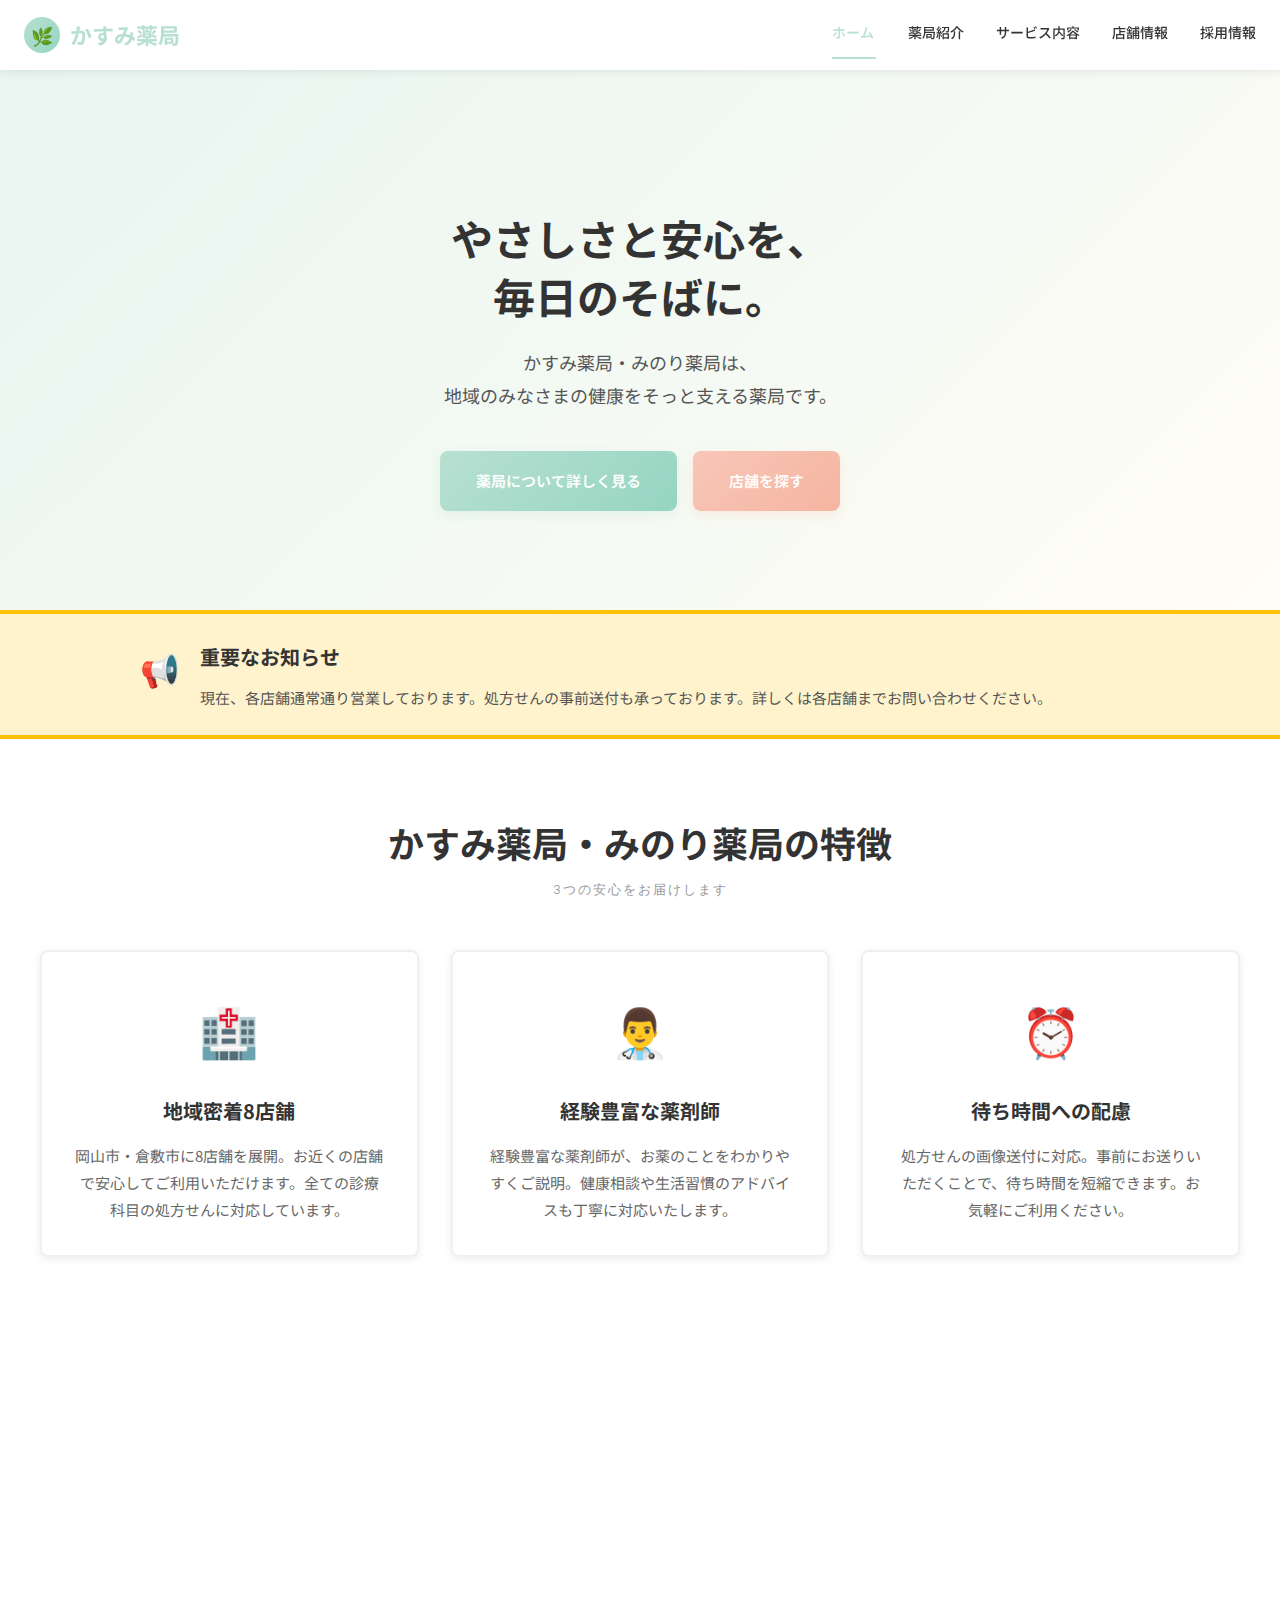
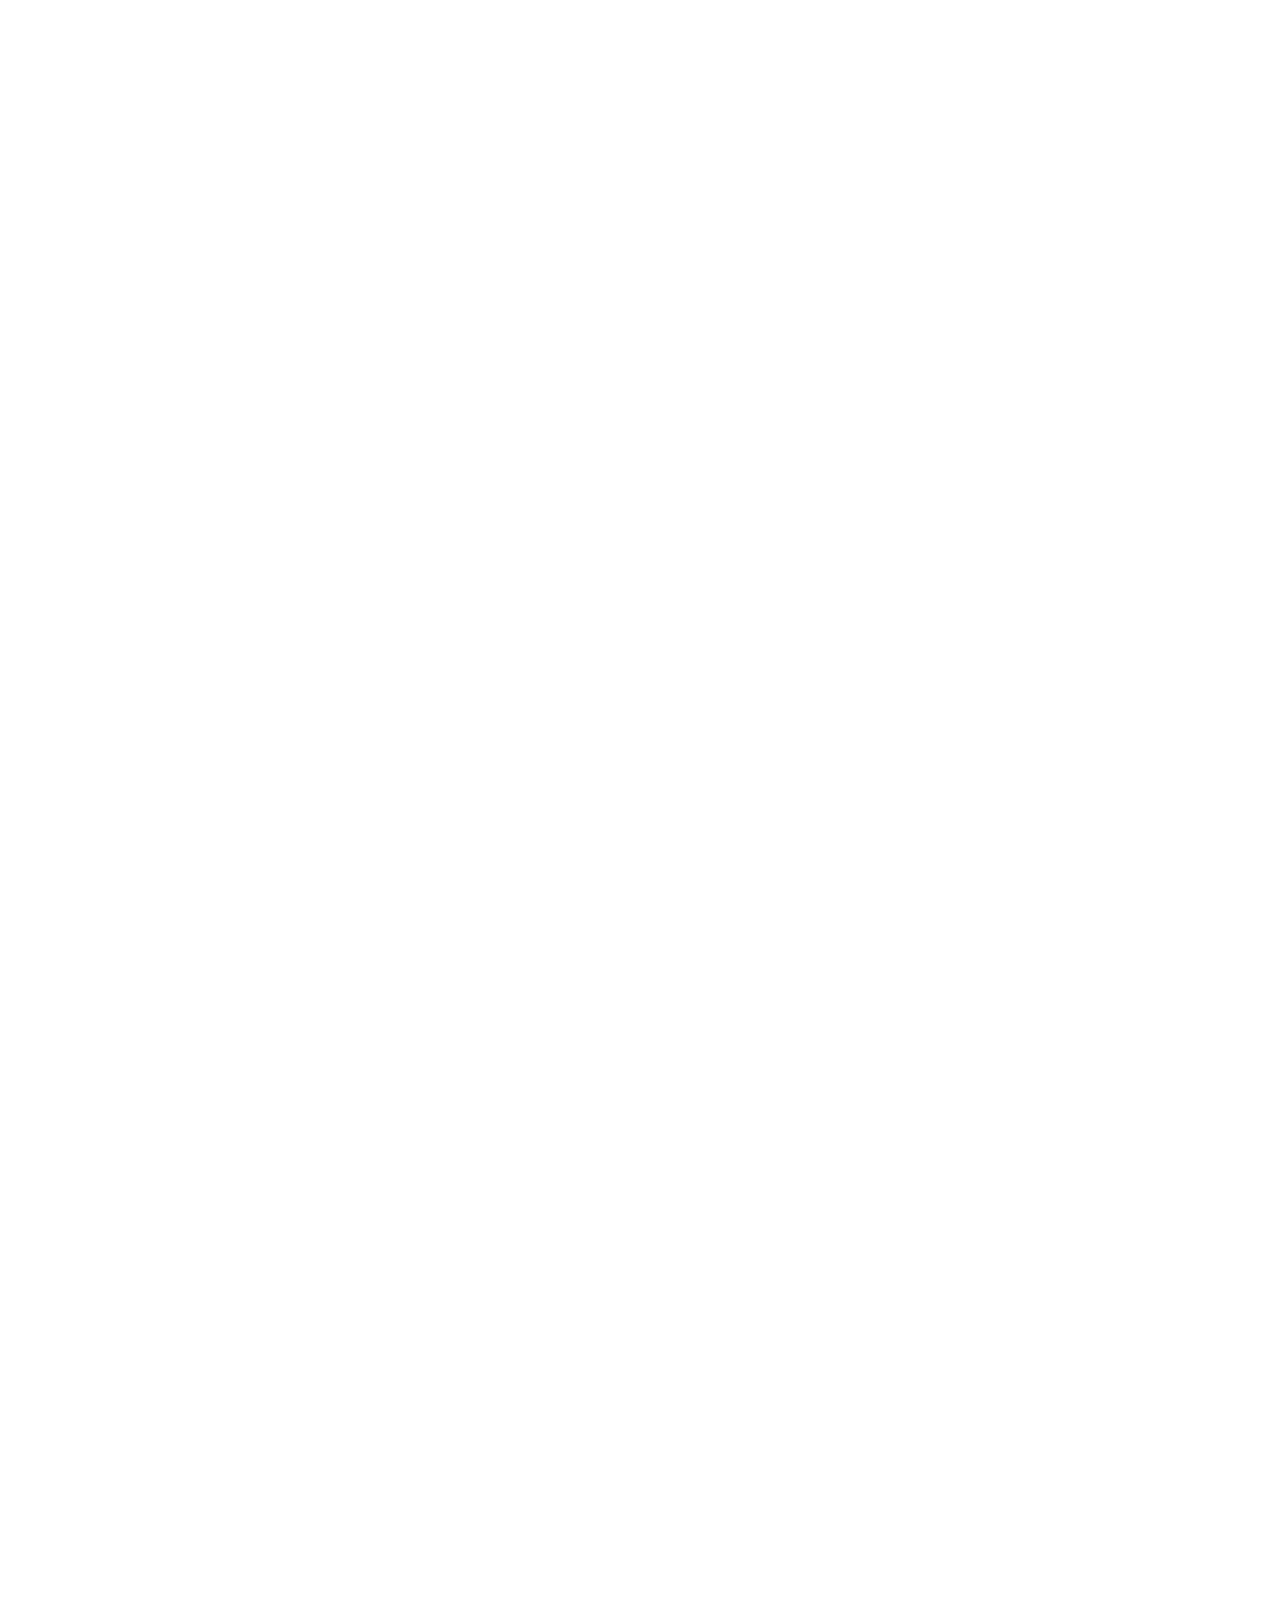
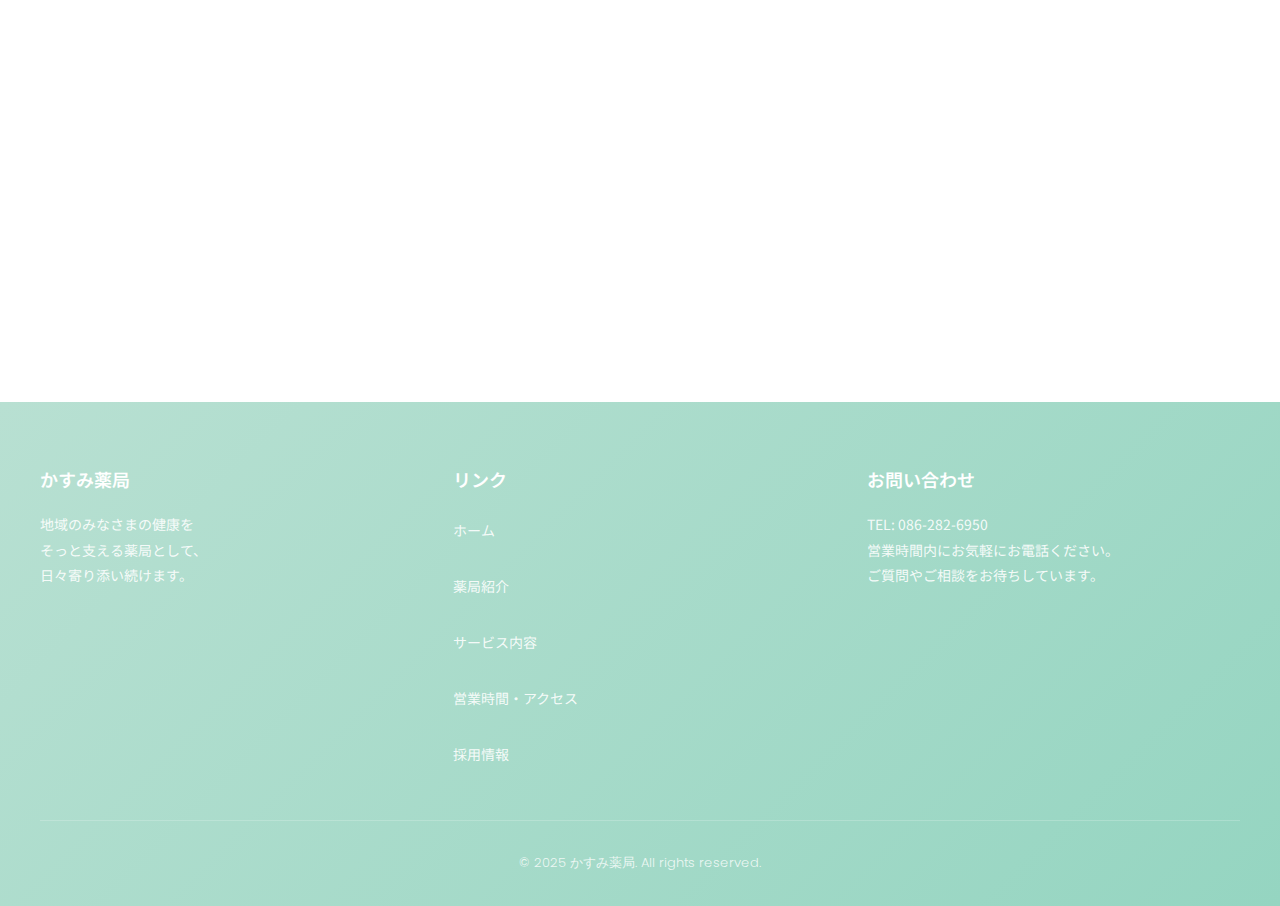
<file: index.html>
<!DOCTYPE html>
<html lang="ja">
<head>
  <meta charset="UTF-8">
  <meta name="viewport" content="width=device-width, initial-scale=1.0">
  <meta name="description" content="かすみ薬局・みのり薬局は岡山市・倉敷市に8店舗展開。地域のみなさまの健康をそっと支える薬局です。処方せん受付、健康相談、ジェネリック医薬品など幅広く対応。">
  <meta name="keywords" content="かすみ薬局,みのり薬局,岡山,倉敷,調剤薬局,処方せん,健康相談">
  <meta name="robots" content="index, follow">
  <meta http-equiv="X-Content-Type-Options" content="nosniff">
  <meta http-equiv="X-Frame-Options" content="SAMEORIGIN">
  <meta http-equiv="X-XSS-Protection" content="1; mode=block">
  <meta name="referrer" content="strict-origin-when-cross-origin">
  <title>かすみ薬局・みのり薬局 | 岡山市・倉敷市の調剤薬局</title>
  <link rel="stylesheet" href="common.css">
  <link rel="stylesheet" href="index.css">
</head>
<body>
  <!-- スキップリンク -->
  <a href="#main-content" class="skip-link">メインコンテンツへスキップ</a>

  <!-- ヘッダー -->
  <header role="banner">
    <div class="header-container">
      <a href="index.html" class="logo" aria-label="かすみ薬局ホームページ">
        <div class="logo-icon" aria-hidden="true">🌿</div>
        <span>かすみ薬局</span>
      </a>
      <button class="menu-toggle" aria-label="メニューを開く" aria-expanded="false" aria-controls="main-navigation">
        <span></span>
        <span></span>
        <span></span>
      </button>
      <nav id="main-navigation" role="navigation" aria-label="メインナビゲーション">
        <ul>
          <li><a href="index.html" aria-current="page">ホーム</a></li>
          <li><a href="about.html">薬局紹介</a></li>
          <li><a href="services.html">サービス内容</a></li>
          <li><a href="access.html">店舗情報</a></li>
          <li><a href="recruit.html">採用情報</a></li>
        </ul>
      </nav>
    </div>
  </header>

  <!-- メインコンテンツ -->
  <main id="main-content" role="main">
    <!-- ヒーローセクション -->
    <section class="hero visible" aria-labelledby="hero-title">
      <div class="hero-content">
        <h1 id="hero-title" class="hero-title">やさしさと安心を、<br>毎日のそばに。</h1>
        <p class="hero-subtitle">かすみ薬局・みのり薬局は、<br>地域のみなさまの健康をそっと支える薬局です。</p>
        <div class="hero-buttons">
          <a href="about.html" class="btn">薬局について詳しく見る</a>
          <a href="access.html" class="btn btn-secondary">店舗を探す</a>
        </div>
      </div>
    </section>

    <!-- 緊急のお知らせ -->
    <section class="emergency-notice" role="alert" aria-live="polite">
      <div class="container">
        <div class="notice-card">
          <span class="notice-icon" aria-hidden="true">📢</span>
          <div class="notice-content">
            <h2>重要なお知らせ</h2>
            <p>現在、各店舗通常通り営業しております。処方せんの事前送付も承っております。詳しくは各店舗までお問い合わせください。</p>
          </div>
        </div>
      </div>
    </section>

    <!-- 特徴セクション -->
    <section class="features-intro" aria-labelledby="features-title">
      <div class="container">
        <h2 id="features-title" class="section-title">かすみ薬局・みのり薬局の特徴</h2>
        <p class="section-subtitle">3つの安心をお届けします</p>
        
        <div class="features-grid">
          <article class="feature-card">
            <div class="feature-icon" aria-hidden="true">🏥</div>
            <h3>地域密着8店舗</h3>
            <p>岡山市・倉敷市に8店舗を展開。お近くの店舗で安心してご利用いただけます。全ての診療科目の処方せんに対応しています。</p>
          </article>

          <article class="feature-card">
            <div class="feature-icon" aria-hidden="true">👨‍⚕️</div>
            <h3>経験豊富な薬剤師</h3>
            <p>経験豊富な薬剤師が、お薬のことをわかりやすくご説明。健康相談や生活習慣のアドバイスも丁寧に対応いたします。</p>
          </article>

          <article class="feature-card">
            <div class="feature-icon" aria-hidden="true">⏰</div>
            <h3>待ち時間への配慮</h3>
            <p>処方せんの画像送付に対応。事前にお送りいただくことで、待ち時間を短縮できます。お気軽にご利用ください。</p>
          </article>
        </div>
      </div>
    </section>

    <!-- 主なサービス -->
    <section class="services-highlight" aria-labelledby="services-title">
      <div class="container">
        <h2 id="services-title" class="section-title">主なサービス</h2>
        <p class="section-subtitle">幅広いサービスで健康をサポート</p>
        
        <div class="services-grid">
          <article class="service-card">
            <div class="service-icon" aria-hidden="true">💊</div>
            <h3>処方せん調剤</h3>
            <p>全ての診療科目の処方せんに対応。丁寧な服薬指導で安心してお薬をお使いいただけます。</p>
            <a href="services.html#prescription" class="service-link">詳しく見る</a>
          </article>

          <article class="service-card">
            <div class="service-icon" aria-hidden="true">❤️</div>
            <h3>健康相談</h3>
            <p>体調やお薬の飲み合わせ、生活習慣など、どんなことでもお気軽にご相談ください。</p>
            <a href="services.html#consultation" class="service-link">詳しく見る</a>
          </article>

          <article class="service-card">
            <div class="service-icon" aria-hidden="true">💚</div>
            <h3>ジェネリック医薬品</h3>
            <p>効果はそのまま、お求めやすい価格のジェネリック医薬品をご提案いたします。</p>
            <a href="services.html#generic" class="service-link">詳しく見る</a>
          </article>
        </div>

        <div class="services-cta">
          <a href="services.html" class="btn">全サービスを見る</a>
        </div>
      </div>
    </section>

    <!-- 店舗案内 -->
    <section class="stores-intro" aria-labelledby="stores-title">
      <div class="container">
        <h2 id="stores-title" class="section-title">8店舗でお待ちしております</h2>
        <p class="section-subtitle">岡山市・倉敷市に展開</p>

        <div class="stores-map">
          <div class="stores-list">
            <div class="store-group">
              <h3>かすみ薬局</h3>
              <ul>
                <li><a href="access.html#minashima">箕島店</a></li>
                <li><a href="access.html#hayashima">早島店</a></li>
              </ul>
            </div>
            <div class="store-group">
              <h3>みのり薬局</h3>
              <ul>
                <li><a href="access.html#shimosho">下庄店</a></li>
                <li><a href="access.html#daifuku">大福店</a></li>
                <li><a href="access.html#fujido">藤戸店</a></li>
                <li><a href="access.html#niwa">庭瀬店</a></li>
                <li><a href="access.html#senoo">妹尾店</a></li>
                <li><a href="access.html#tatumi">辰巳店</a></li>
              </ul>
            </div>
          </div>
          <div class="stores-cta">
            <a href="access.html" class="btn">店舗情報・営業時間を見る</a>
          </div>
        </div>
      </div>
    </section>

    <!-- お問い合わせ -->
    <section class="contact-section" aria-labelledby="contact-title">
      <div class="container">
        <h2 id="contact-title" class="section-title">お問い合わせ</h2>
        <p class="section-subtitle">お気軽にご連絡ください</p>
        
        <div class="contact-info">
          <div class="contact-card">
            <h3>お電話でのお問い合わせ</h3>
            <p class="contact-number">
              <a href="tel:0862826950" aria-label="電話番号 086-282-6950">
                <span class="tel-icon" aria-hidden="true">📞</span>
                086-282-6950
              </a>
            </p>
            <p class="contact-note">本社（箕島店）<br>受付時間: 月～金 9:00～18:30</p>
          </div>

          <div class="contact-card">
            <h3>各店舗の連絡先</h3>
            <p>各店舗の営業時間・電話番号は店舗情報ページをご覧ください。</p>
            <a href="access.html" class="btn btn-secondary">店舗情報を見る</a>
          </div>
        </div>
      </div>
    </section>
  </main>

  <!-- フッター -->
  <footer>
    <div class="footer-container">
      <div class="footer-content">
        <div class="footer-section">
          <h3>かすみ薬局</h3>
          <p>
            地域のみなさまの健康を<br>
            そっと支える薬局として、<br>
            日々寄り添い続けます。
          </p>
        </div>
        <div class="footer-section">
          <h3>リンク</h3>
          <div class="footer-links">
            <a href="index.html">ホーム</a>
            <a href="about.html">薬局紹介</a>
            <a href="services.html">サービス内容</a>
            <a href="access.html">営業時間・アクセス</a>
            <a href="recruit.html">採用情報</a>
          </div>
        </div>
        <div class="footer-section">
          <h3>お問い合わせ</h3>
          <p>
            TEL: 086-282-6950<br>
            営業時間内にお気軽にお電話ください。<br>
            ご質問やご相談をお待ちしています。
          </p>
        </div>
      </div>
      <div class="footer-bottom">
        <p>&copy; 2025 かすみ薬局. All rights reserved.</p>
      </div>
    </div>
  </footer>

  <script src="common.js"></script>
</body>
</html>
</file>
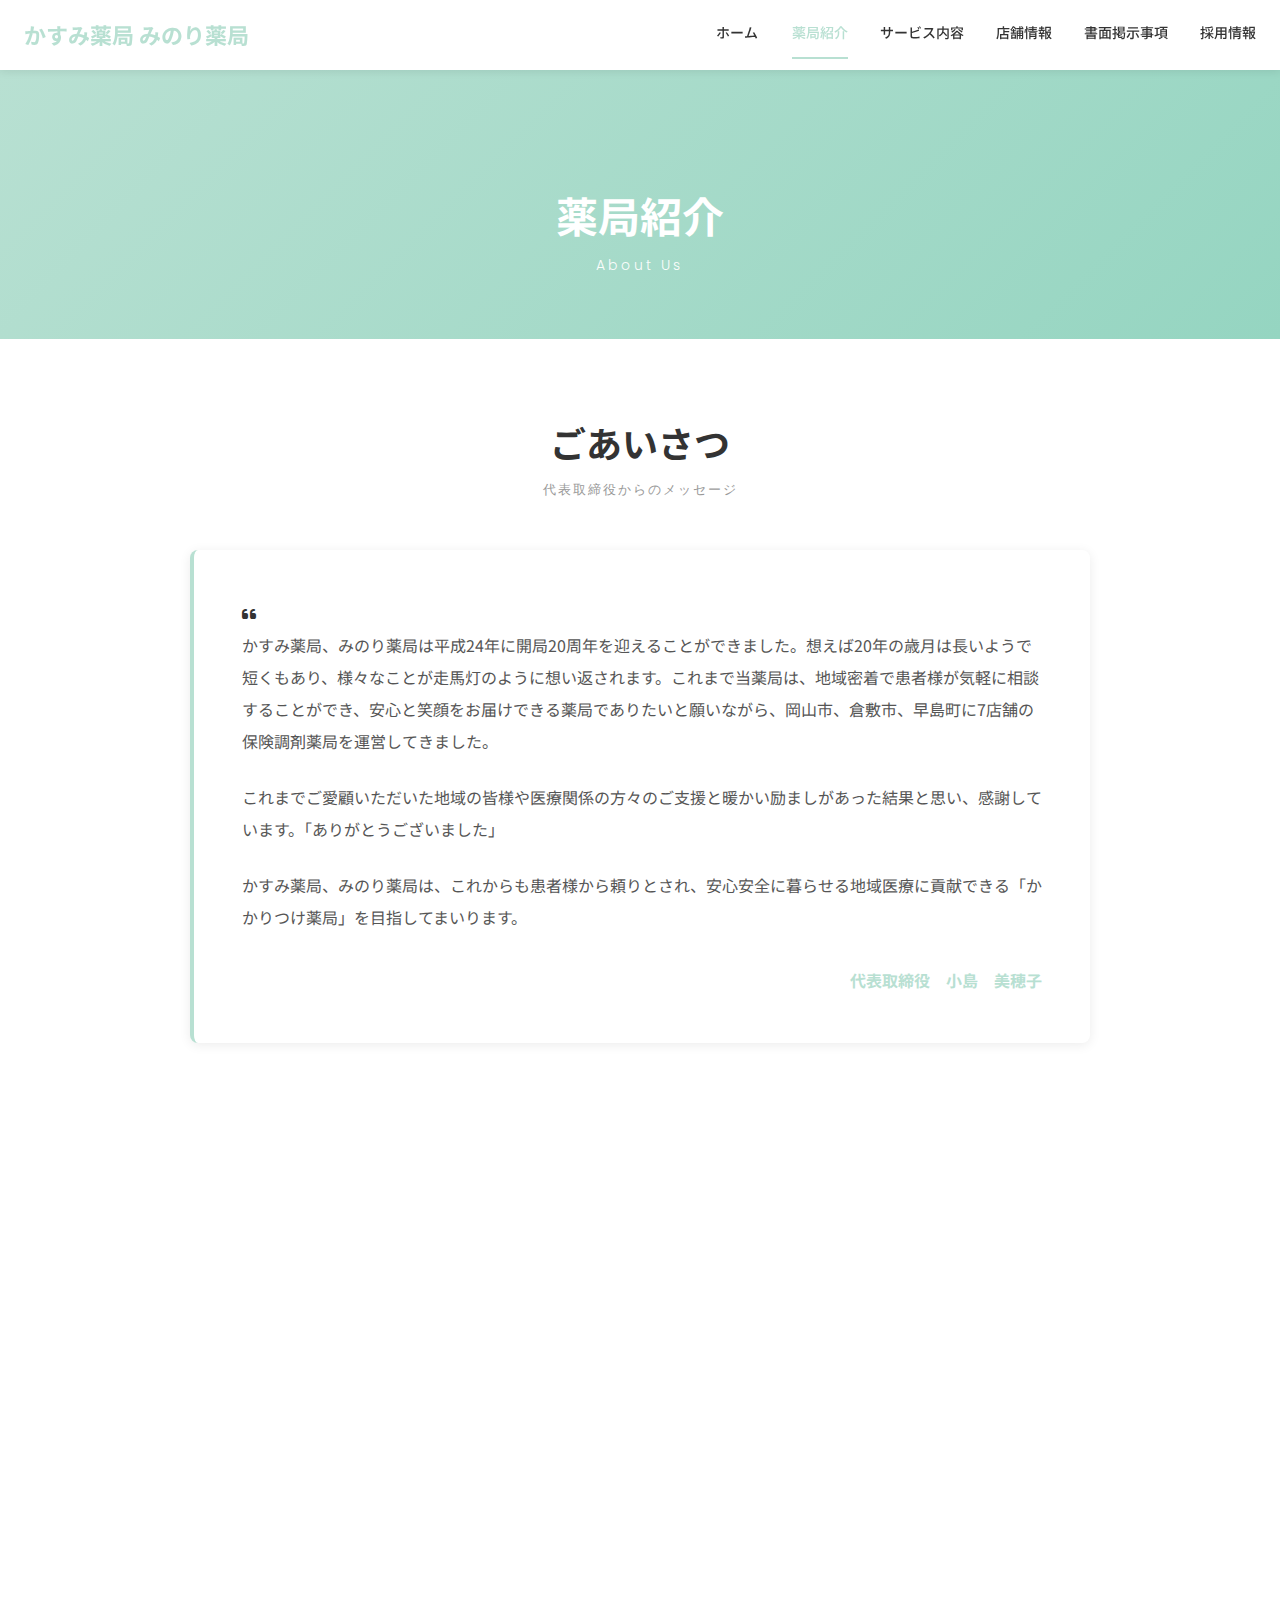
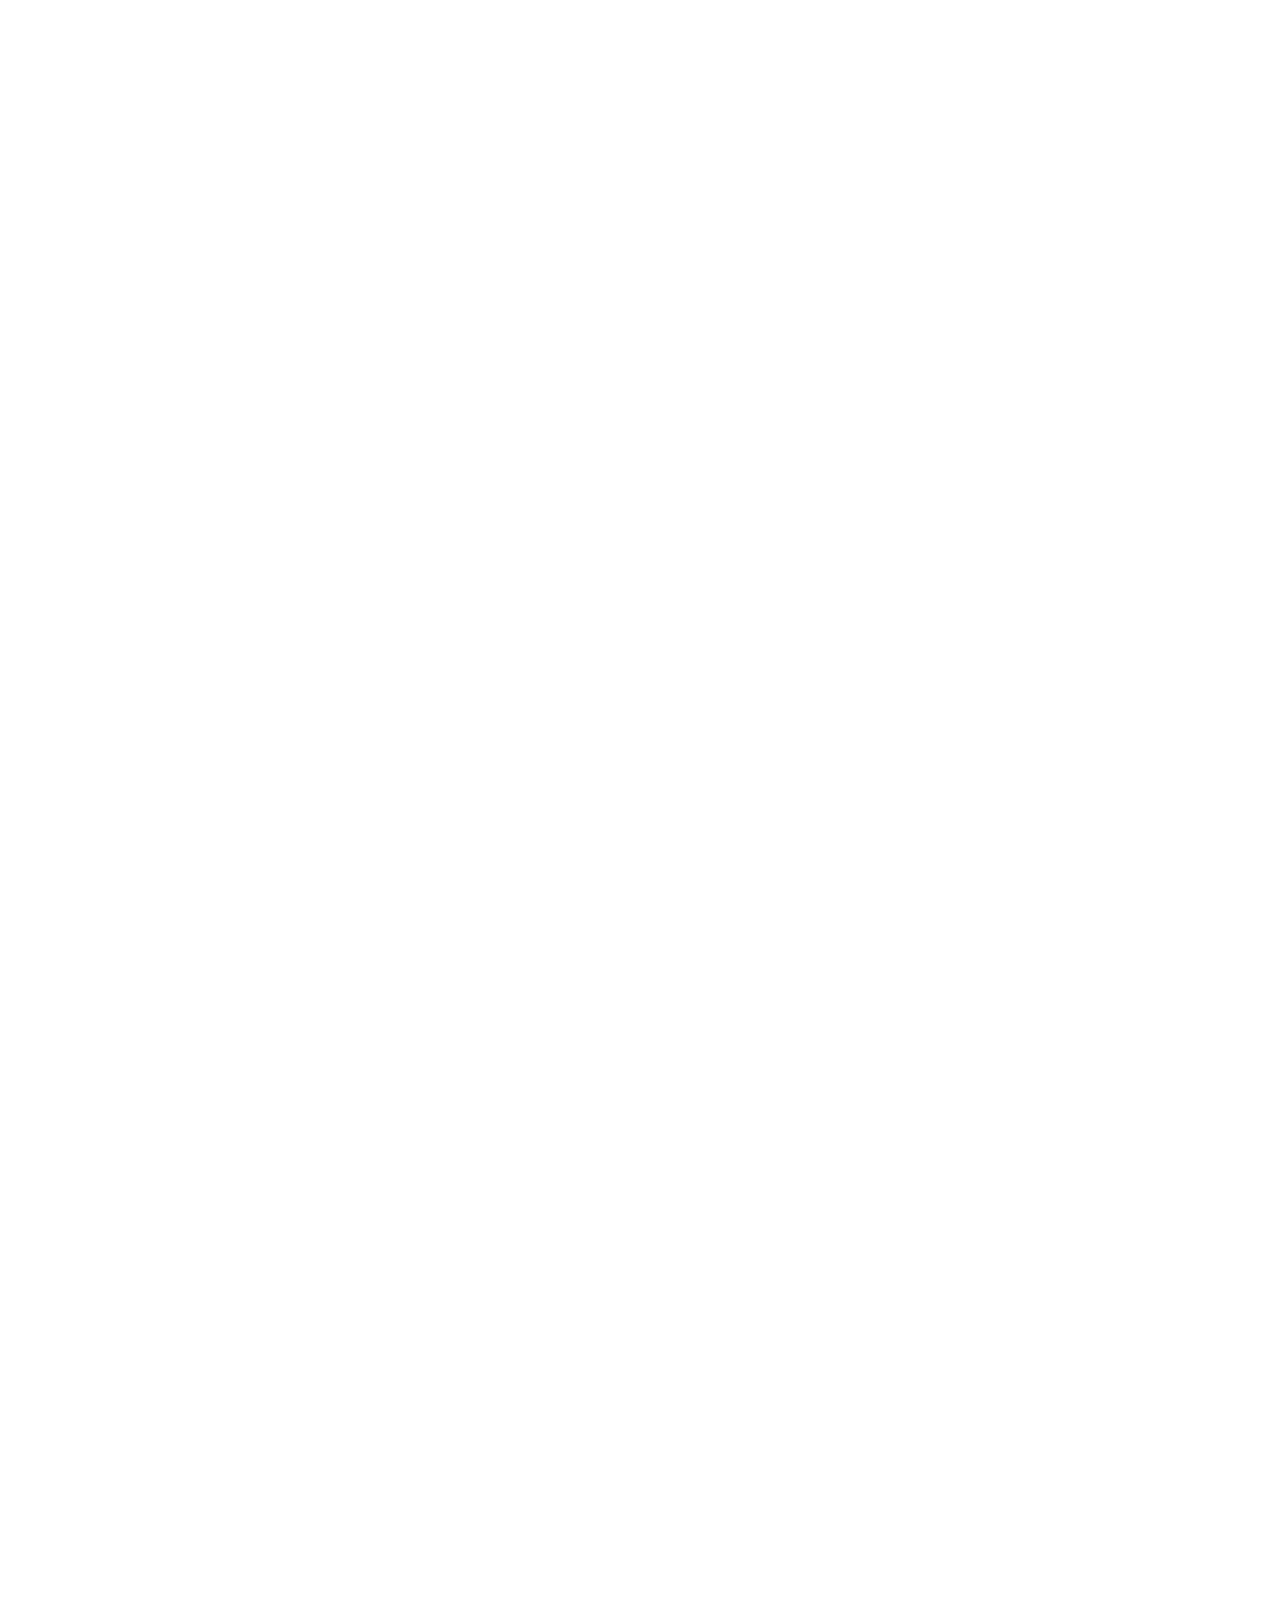
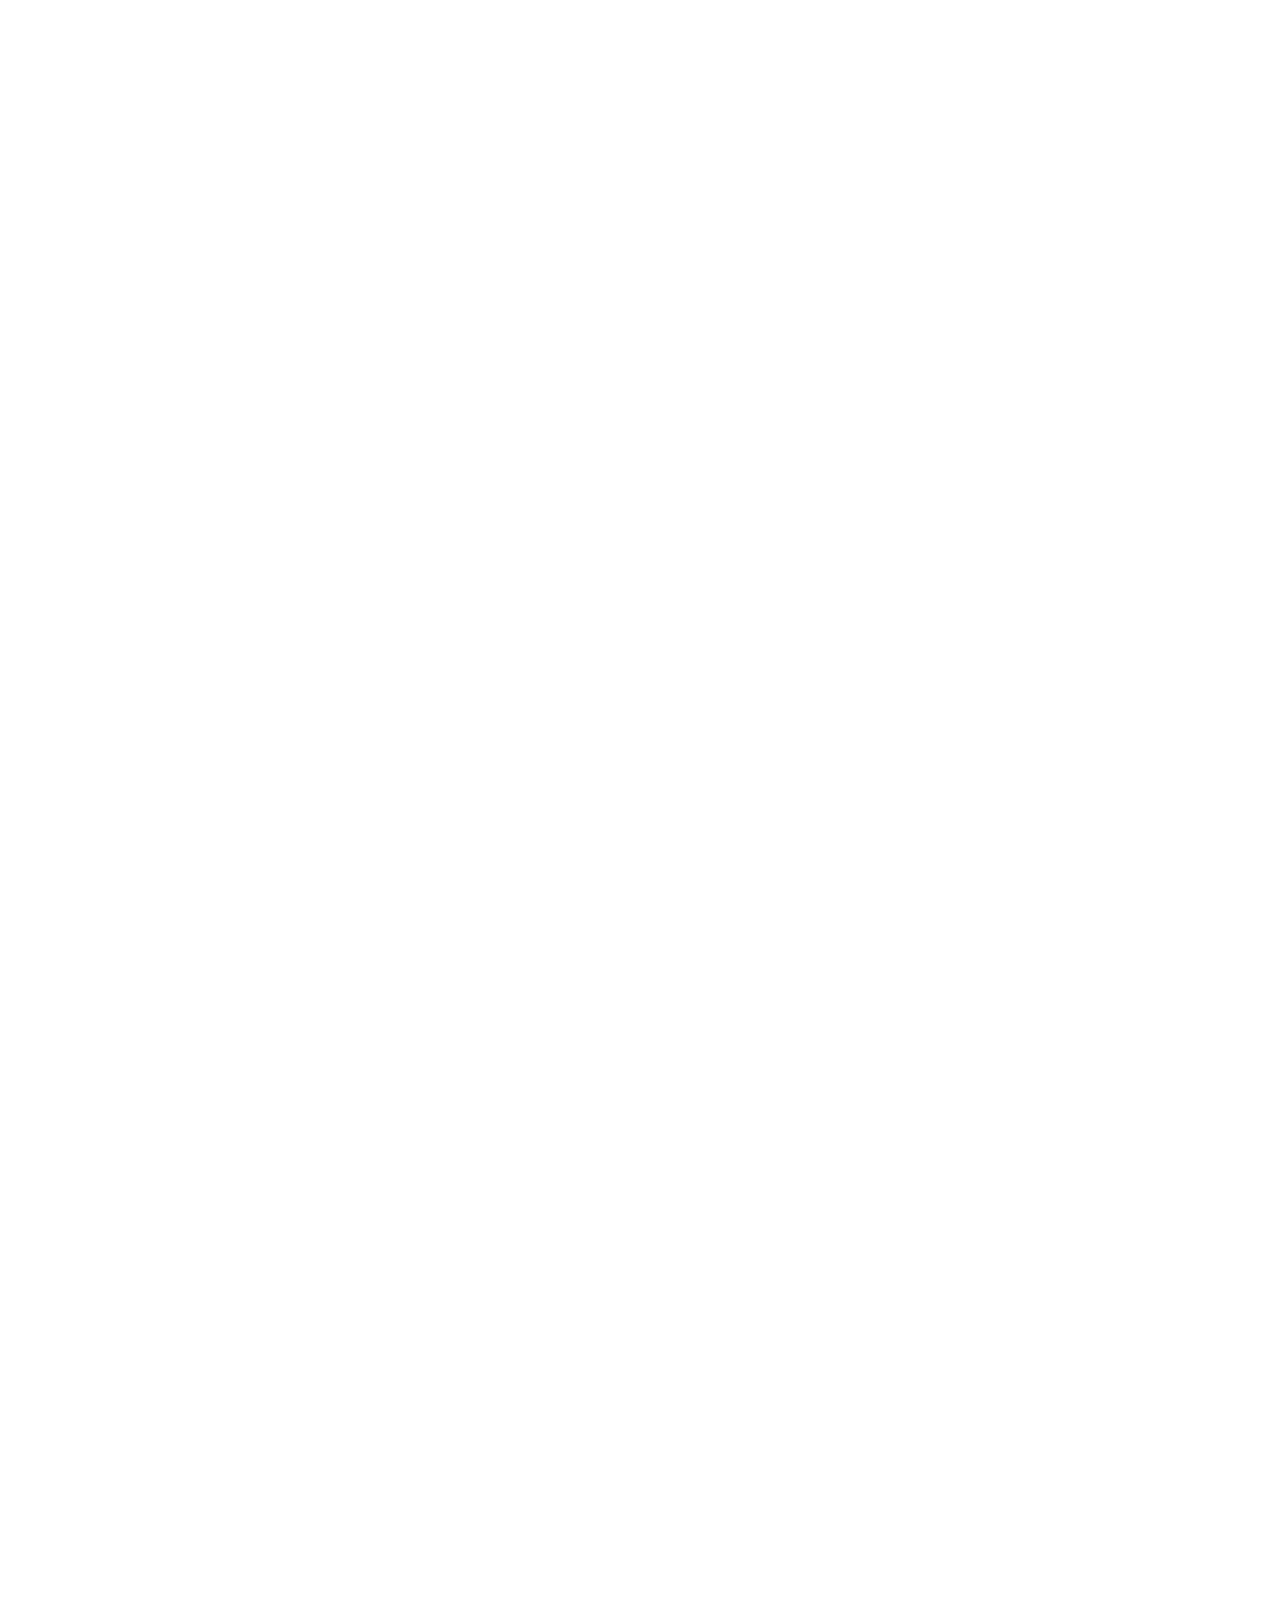
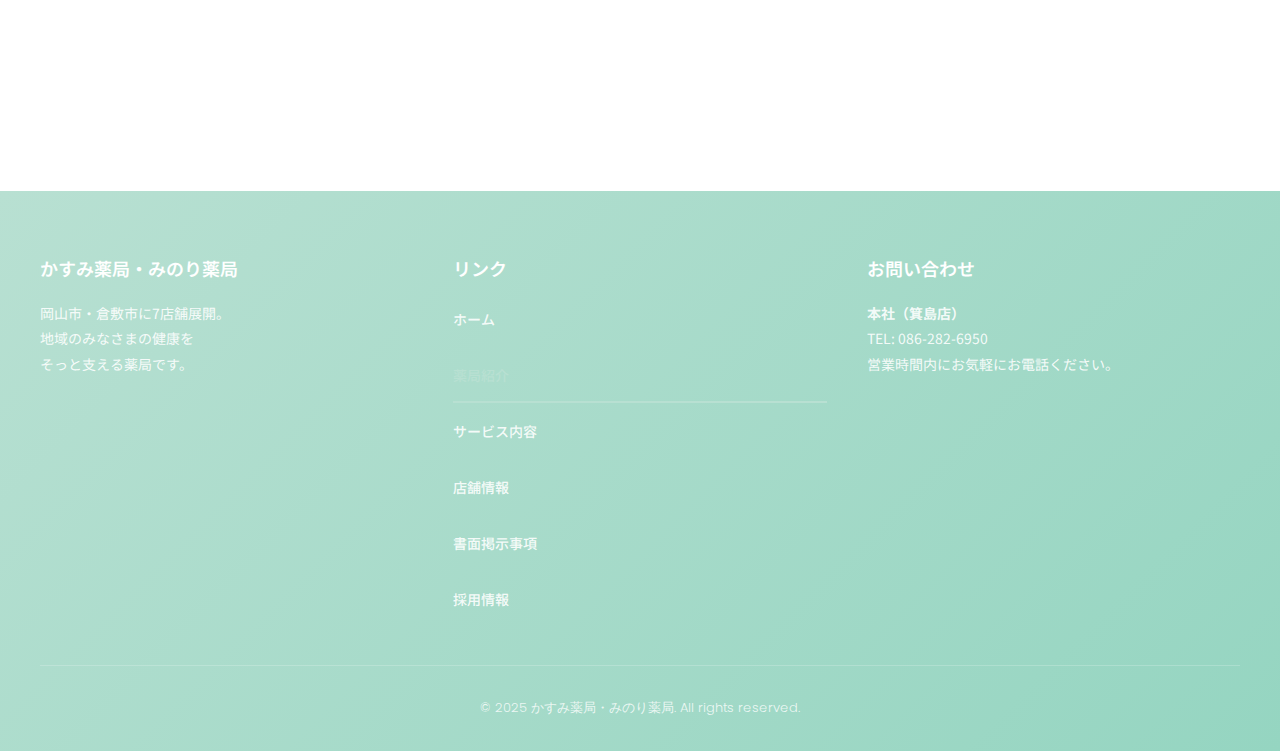
<file: about.html>
<!DOCTYPE html>
<html lang="ja">
<head>
  <meta charset="UTF-8">
  <meta name="viewport" content="width=device-width, initial-scale=1.0">
  <meta name="description" content="かすみ薬局・みのり薬局の会社概要、沿革、スタッフ紹介。1993年創業、岡山市・倉敷市に7店舗を展開する地域密着型薬局です。">
  <meta name="keywords" content="かすみ薬局,みのり薬局,会社概要,薬剤師,スタッフ,岡山,倉敷">
  <title>薬局紹介 | かすみ薬局・みのり薬局</title>
  <link rel="stylesheet" href="https://cdnjs.cloudflare.com/ajax/libs/font-awesome/6.4.0/css/all.min.css">
  <link rel="stylesheet" href="common.css">
  <link rel="stylesheet" href="about.css">
</head>
<body>
  <!-- スキップリンク -->
  <a href="#main-content" class="skip-link">メインコンテンツへスキップ</a>

  <!-- ヘッダー -->
  <header role="banner">
    <div class="header-container">
      <a href="index.html" class="logo" aria-label="かすみ薬局・みのり薬局ホームページ">
        <span class="logo-text">かすみ薬局 みのり薬局</span>
      </a>
      <button class="menu-toggle" aria-label="メニューを開く" aria-expanded="false" aria-controls="main-navigation">
        <span></span>
        <span></span>
        <span></span>
      </button>
      <nav id="main-navigation" role="navigation" aria-label="メインナビゲーション">
        <ul>
          <li><a href="index.html">ホーム</a></li>
          <li><a href="about.html" aria-current="page">薬局紹介</a></li>
          <li><a href="services.html">サービス内容</a></li>
          <li><a href="access.html">店舗情報</a></li>
          <li><a href="legal.html">書面掲示事項</a></li>
          <li><a href="recruit.html">採用情報</a></li>
        </ul>
      </nav>
    </div>
  </header>

  <!-- メインコンテンツ -->
  <main id="main-content" role="main">
    <!-- ページヘッダー -->
    <section class="page-header">
      <div class="container">
        <h1>薬局紹介</h1>
        <p class="page-subtitle">About Us</p>
      </div>
    </section>

    <!-- ごあいさつ -->
    <section class="greeting" aria-labelledby="greeting-title">
      <div class="container">
        <h2 id="greeting-title" class="section-title">ごあいさつ</h2>
        <p class="section-subtitle">代表取締役からのメッセージ</p>
        
        <div class="greeting-card">
          <div class="greeting-icon">
            <i class="fas fa-quote-left"></i>
          </div>
          <div class="greeting-content">
            <p>
              かすみ薬局、みのり薬局は平成24年に開局20周年を迎えることができました。想えば20年の歳月は長いようで短くもあり、様々なことが走馬灯のように想い返されます。これまで当薬局は、地域密着で患者様が気軽に相談することができ、安心と笑顔をお届けできる薬局でありたいと願いながら、岡山市、倉敷市、早島町に7店舗の保険調剤薬局を運営してきました。
            </p>
            <p>
              これまでご愛顧いただいた地域の皆様や医療関係の方々のご支援と暖かい励ましがあった結果と思い、感謝しています。「ありがとうございました」
            </p>
            <p>
              かすみ薬局、みのり薬局は、これからも患者様から頼りとされ、安心安全に暮らせる地域医療に貢献できる「かかりつけ薬局」を目指してまいります。
            </p>
          </div>
          <div class="greeting-signature">
            <p>代表取締役　小島　美穂子</p>
          </div>
        </div>
      </div>
    </section>

    <!-- 会社概要 -->
    <section class="company-overview" aria-labelledby="company-title">
      <div class="container">
        <h2 id="company-title" class="section-title">会社概要</h2>
        <p class="section-subtitle">Company Overview</p>

        <div class="company-grid">
          <!-- 有限会社かすみ -->
          <article class="company-card">
            <h3><i class="fas fa-building"></i> 有限会社かすみ</h3>
            <table class="company-table">
              <tbody>
                <tr>
                  <th scope="row">商号</th>
                  <td>有限会社かすみ</td>
                </tr>
                <tr>
                  <th scope="row">会社設立</th>
                  <td>1993年1月1日</td>
                </tr>
                <tr>
                  <th scope="row">所在地</th>
                  <td>〒701-0206　岡山市南区箕島1275-4</td>
                </tr>
                <tr>
                  <th scope="row">電話番号</th>
                  <td><a href="tel:0862826950">086-282-6950</a></td>
                </tr>
                <tr>
                  <th scope="row">FAX</th>
                  <td>086-282-6940</td>
                </tr>
                <tr>
                  <th scope="row">代表者</th>
                  <td>代表取締役　小島　美穂子</td>
                </tr>
                <tr>
                  <th scope="row">資本金</th>
                  <td>900万円</td>
                </tr>
                <tr>
                  <th scope="row">年商</th>
                  <td>80,000万円（2011年3月期）</td>
                </tr>
                <tr>
                  <th scope="row">従業員数</th>
                  <td>35名</td>
                </tr>
                <tr>
                  <th scope="row">事業内容</th>
                  <td>処方せん調剤、一般医薬品等の販売</td>
                </tr>
              </tbody>
            </table>
          </article>

          <!-- 有限会社みのり -->
          <article class="company-card">
            <h3><i class="fas fa-building"></i> 有限会社みのり</h3>
            <table class="company-table">
              <tbody>
                <tr>
                  <th scope="row">商号</th>
                  <td>有限会社みのり</td>
                </tr>
                <tr>
                  <th scope="row">会社設立</th>
                  <td>2002年3月27日</td>
                </tr>
                <tr>
                  <th scope="row">所在地</th>
                  <td>〒701-0211　岡山市南区東畦191-53</td>
                </tr>
                <tr>
                  <th scope="row">電話/FAX</th>
                  <td><a href="tel:0862828804">086-282-8804</a></td>
                </tr>
                <tr>
                  <th scope="row">代表者</th>
                  <td>代表取締役　小島　美穂子</td>
                </tr>
                <tr>
                  <th scope="row">資本金</th>
                  <td>300万円</td>
                </tr>
                <tr>
                  <th scope="row">年商</th>
                  <td>12,000万円（2011年3月期）</td>
                </tr>
                <tr>
                  <th scope="row">従業員数</th>
                  <td>9名</td>
                </tr>
                <tr>
                  <th scope="row">事業内容</th>
                  <td>処方せん調剤、一般医薬品等の販売</td>
                </tr>
              </tbody>
            </table>
          </article>
        </div>
      </div>
    </section>

    <!-- 沿革 -->
    <section class="history" aria-labelledby="history-title">
      <div class="container">
        <h2 id="history-title" class="section-title">沿革</h2>
        <p class="section-subtitle">History</p>

        <div class="history-timeline">
          <article class="history-group">
            <h3><i class="fas fa-calendar-alt"></i> 有限会社かすみ</h3>
            <dl class="history-list">
              <div class="history-item">
                <dt>1993.01</dt>
                <dd>会社設立</dd>
              </div>
              <div class="history-item">
                <dt>1993.01</dt>
                <dd>かすみ薬局　箕島店　開設</dd>
              </div>
              <div class="history-item">
                <dt>1993.04</dt>
                <dd>みのり薬局　下庄店　開設</dd>
              </div>
              <div class="history-item">
                <dt>1996.06</dt>
                <dd>かすみ薬局　早島店　開設</dd>
              </div>
              <div class="history-item">
                <dt>1998.02</dt>
                <dd>みのり薬局　藤戸店　開設</dd>
              </div>
              <div class="history-item">
                <dt>1998.08</dt>
                <dd>みのり薬局　庭瀬店　開設</dd>
              </div>
              <div class="history-item">
                <dt>2001.12</dt>
                <dd>みのり薬局　津島店　開設</dd>
              </div>
            </dl>
          </article>

          <article class="history-group">
            <h3><i class="fas fa-calendar-alt"></i> 有限会社みのり</h3>
            <dl class="history-list">
              <div class="history-item">
                <dt>2002.03</dt>
                <dd>会社設立</dd>
              </div>
              <div class="history-item">
                <dt>2002.05</dt>
                <dd>みのり薬局　妹尾店　開設</dd>
              </div>
              <div class="history-item">
                <dt>2009.02</dt>
                <dd>みのり薬局　辰巳店　開設</dd>
              </div>
            </dl>
          </article>
        </div>
      </div>
    </section>

    <!-- 店舗一覧 -->
    <section class="stores-summary" aria-labelledby="stores-title">
      <div class="container">
        <h2 id="stores-title" class="section-title">岡山市・倉敷市に7店舗を展開</h2>
        <p class="section-subtitle">お近くの店舗をご利用ください</p>

        <div class="stores-grid">
          <div class="store-badge">
            <i class="fas fa-store"></i>
            <span>箕島店</span>
          </div>
          <div class="store-badge">
            <i class="fas fa-store"></i>
            <span>早島店</span>
          </div>
          <div class="store-badge">
            <i class="fas fa-store"></i>
            <span>下庄店</span>
          </div>
          <div class="store-badge">
            <i class="fas fa-store"></i>
            <span>藤戸店</span>
          </div>
          <div class="store-badge">
            <i class="fas fa-store"></i>
            <span>庭瀬店</span>
          </div>
          <div class="store-badge">
            <i class="fas fa-store"></i>
            <span>妹尾店</span>
          </div>
          <div class="store-badge">
            <i class="fas fa-store"></i>
            <span>辰巳店</span>
          </div>
        </div>

        <div class="stores-cta">
          <a href="access.html" class="btn btn-primary">各店舗の詳細情報を見る</a>
        </div>
      </div>
    </section>

    <!-- 特徴 -->
    <section class="features" aria-labelledby="features-title">
      <div class="container">
        <h2 id="features-title" class="section-title">私たちの強み</h2>
        <p class="section-subtitle">Our Strengths</p>

        <div class="features-grid">
          <article class="feature-item">
            <div class="feature-icon"><i class="fas fa-home"></i></div>
            <h3>地域密着型サービス</h3>
            <p>20年以上にわたり、地域のみなさまの「かかりつけ薬局」として信頼をいただいています。</p>
          </article>

          <article class="feature-item">
            <div class="feature-icon"><i class="fas fa-user-md"></i></div>
            <h3>豊富な経験と知識</h3>
            <p>全ての診療科目の処方せんに対応。経験豊富な薬剤師が安心をお届けします。</p>
          </article>

          <article class="feature-item">
            <div class="feature-icon"><i class="fas fa-comments"></i></div>
            <h3>丁寧なカウンセリング</h3>
            <p>お薬のことだけでなく、健康や生活習慣についても時間をかけてご相談に乗ります。</p>
          </article>

          <article class="feature-item">
            <div class="feature-icon"><i class="fas fa-boxes"></i></div>
            <h3>充実した品揃え</h3>
            <p>処方せん医薬品から市販薬、ジェネリック医薬品まで幅広く取り揃えています。</p>
          </article>

          <article class="feature-item">
            <div class="feature-icon"><i class="fas fa-users"></i></div>
            <h3>健康相談会の開催</h3>
            <p>定期的に健康相談会やセミナーを開催し、予防医療にも力を入れています。</p>
          </article>

          <article class="feature-item">
            <div class="feature-icon"><i class="fas fa-clock"></i></div>
            <h3>待ち時間への配慮</h3>
            <p>処方せんの事前送付や効率的なシステムで、お待たせしない工夫をしています。</p>
          </article>
        </div>
      </div>
    </section>
  </main>

  <!-- フッター -->
  <footer role="contentinfo">
    <div class="footer-container">
      <div class="footer-content">
        <div class="footer-section">
          <h3>かすみ薬局・みのり薬局</h3>
          <p>
            岡山市・倉敷市に7店舗展開。<br>
            地域のみなさまの健康を<br>
            そっと支える薬局です。
          </p>
        </div>
        <div class="footer-section">
          <h3>リンク</h3>
          <nav class="footer-links" aria-label="フッターナビゲーション">
            <a href="index.html">ホーム</a>
            <a href="about.html">薬局紹介</a>
            <a href="services.html">サービス内容</a>
            <a href="access.html">店舗情報</a>
            <a href="legal.html">書面掲示事項</a>
            <a href="recruit.html">採用情報</a>
          </nav>
        </div>
        <div class="footer-section">
          <h3>お問い合わせ</h3>
          <p>
            <strong>本社（箕島店）</strong><br>
            TEL: <a href="tel:0862826950">086-282-6950</a><br>
            営業時間内にお気軽にお電話ください。
          </p>
        </div>
      </div>
      <div class="footer-bottom">
        <p>&copy; 2025 かすみ薬局・みのり薬局. All rights reserved.</p>
      </div>
    </div>
  </footer>

  <script src="common.js"></script>
</body>
</html>
</file>
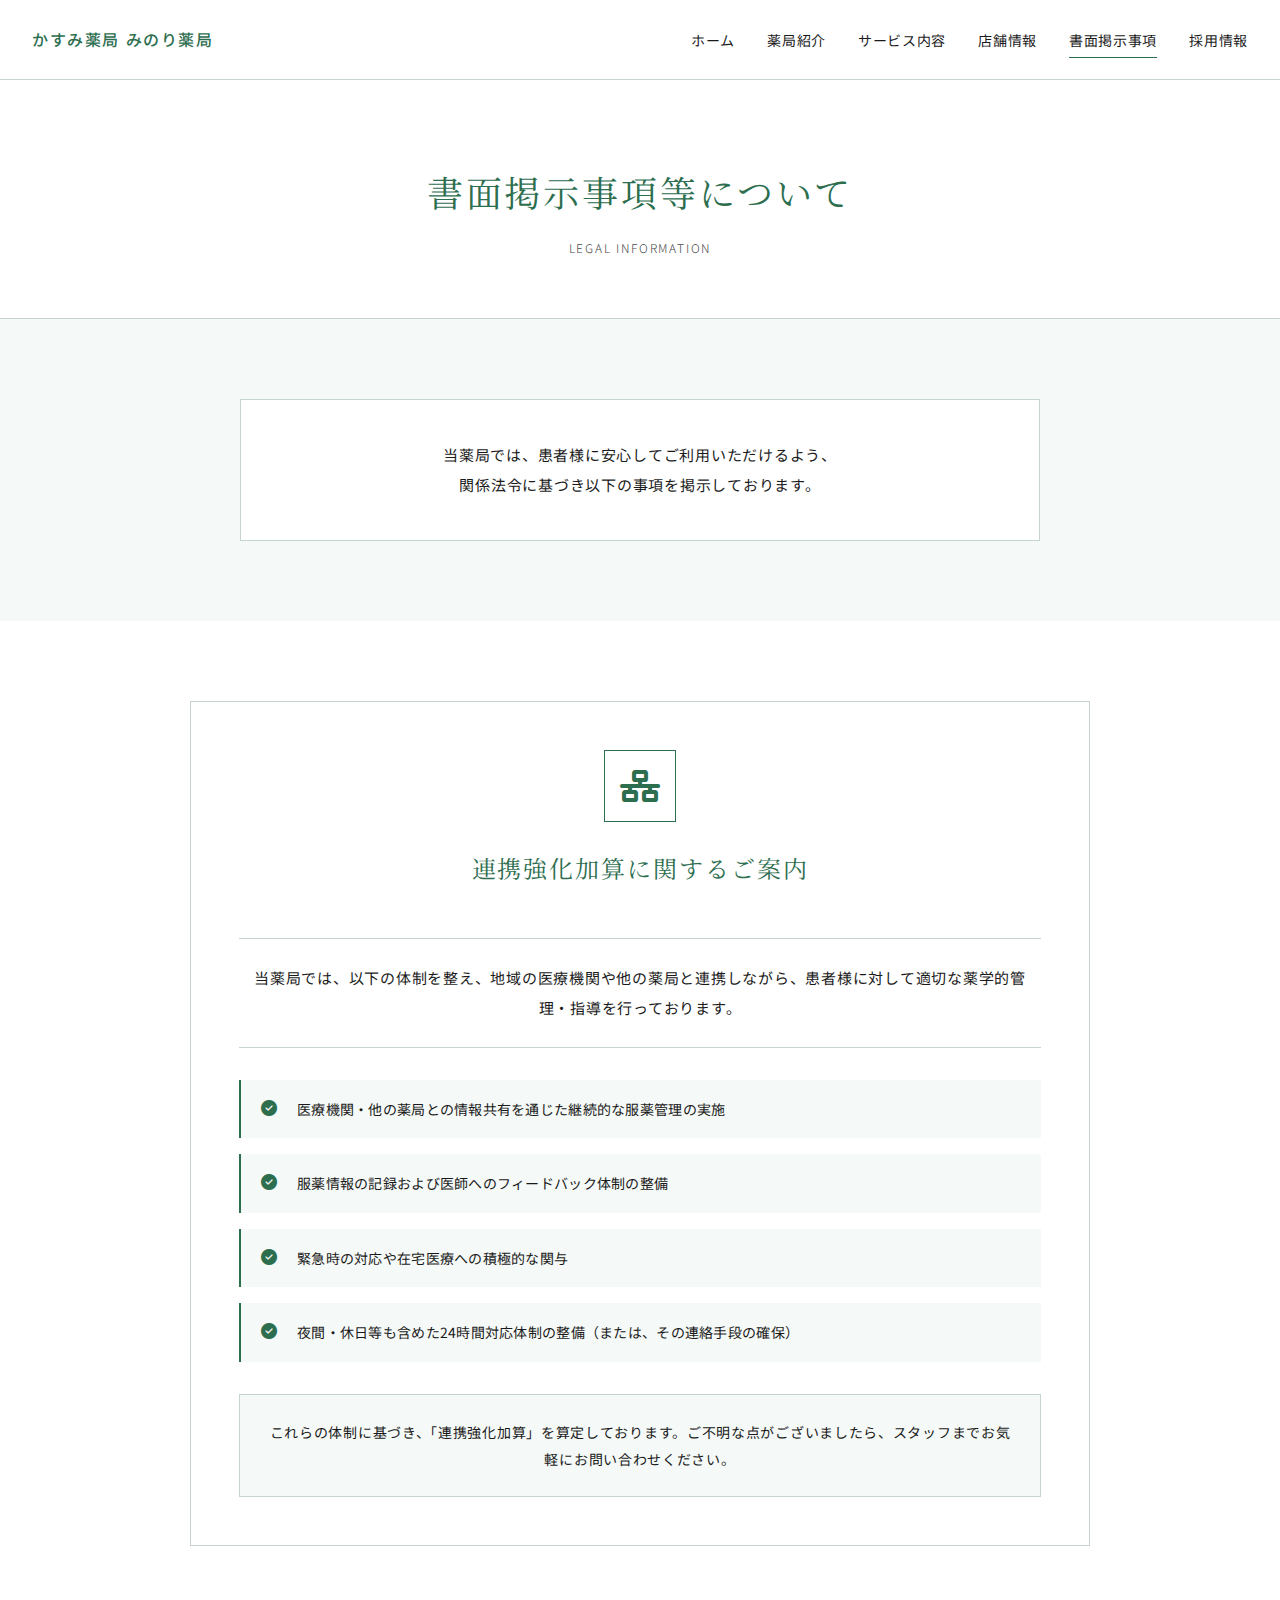
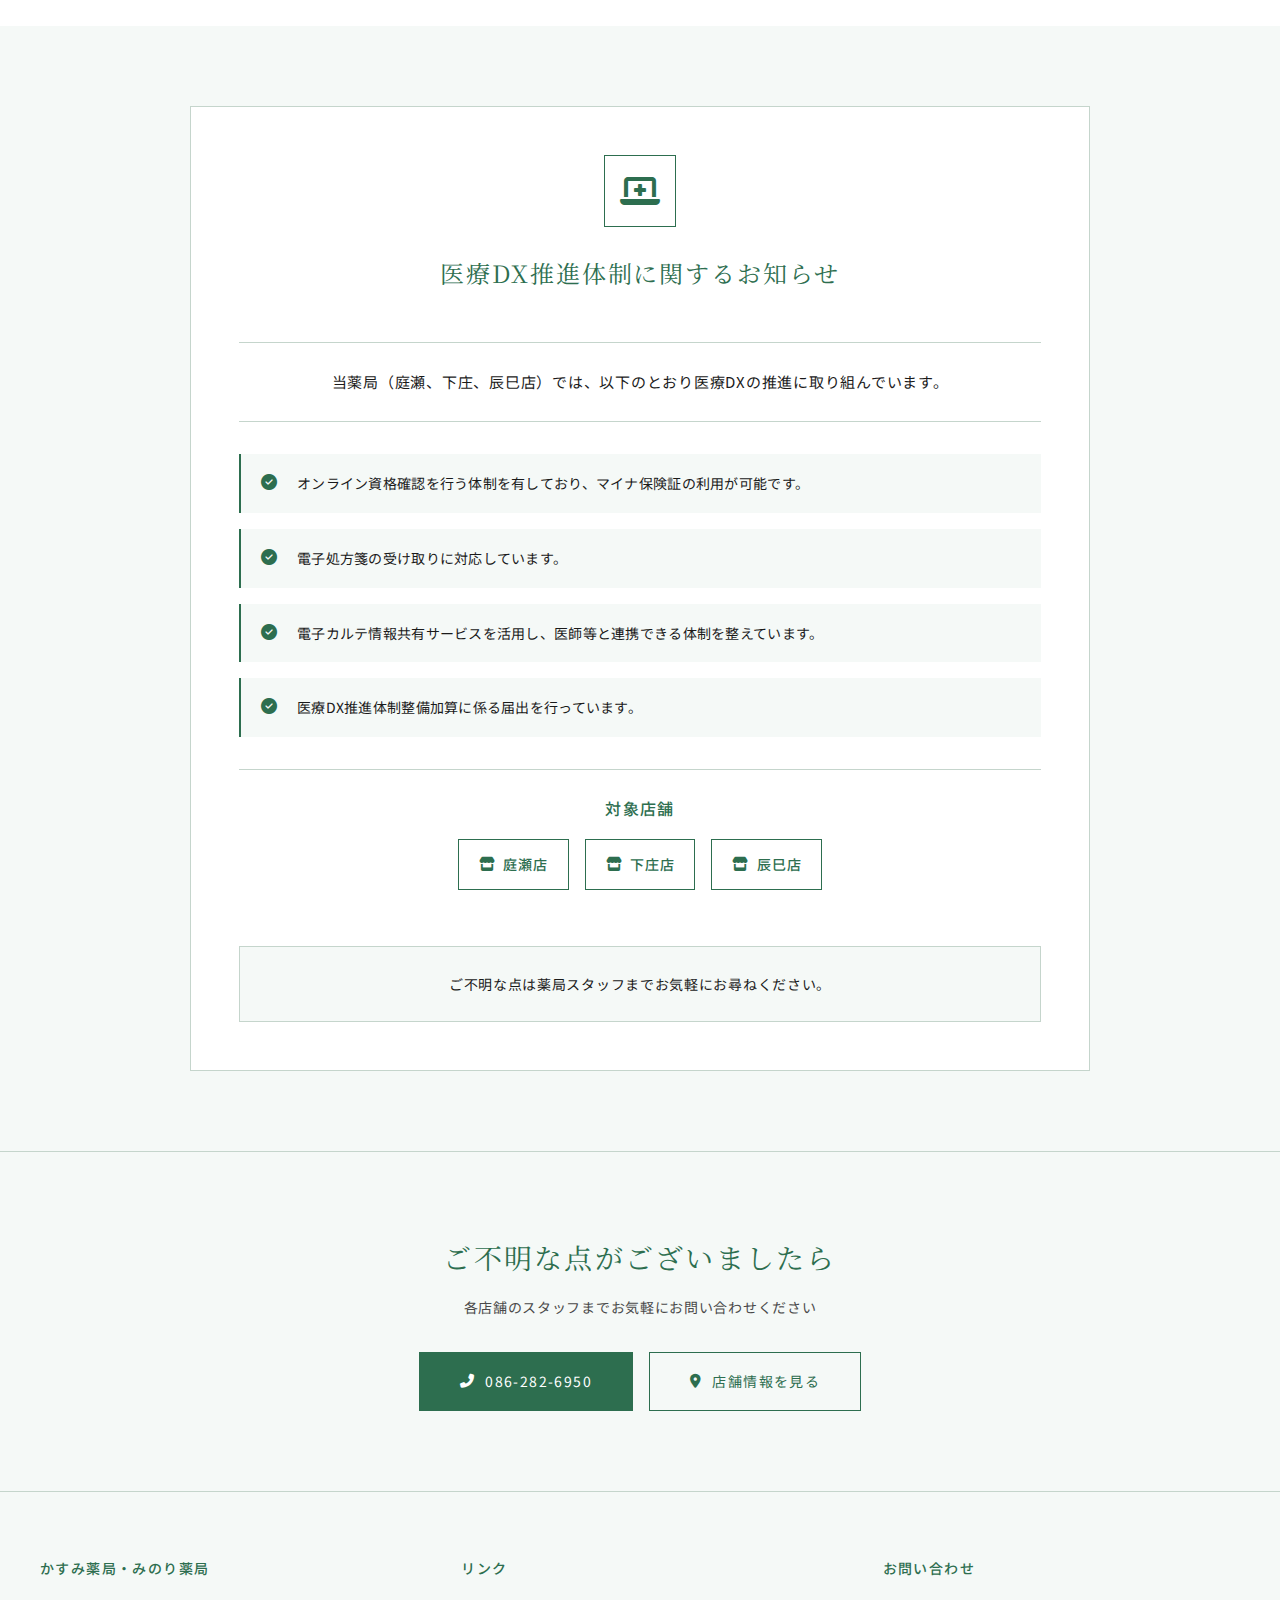
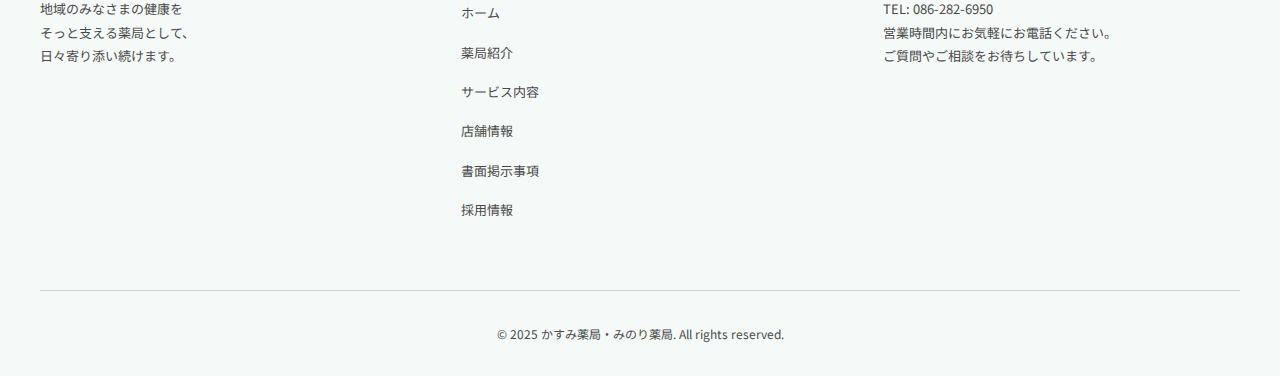
<file: legal.html>
<!DOCTYPE html>
<html lang="ja">
<head>
  <meta charset="UTF-8">
  <meta name="viewport" content="width=device-width, initial-scale=1.0">
  <meta name="description" content="かすみ薬局・みのり薬局の書面掲示事項。連携強化加算、医療DX推進体制に関する情報を掲載しています。">
  <title>書面掲示事項等について | かすみ薬局・みのり薬局</title>
  <link rel="stylesheet" href="https://cdnjs.cloudflare.com/ajax/libs/font-awesome/6.4.0/css/all.min.css">
  <style>
    @import url('https://fonts.googleapis.com/css2?family=Noto+Sans+JP:wght@300;400;500;700&family=Noto+Serif+JP:wght@300;400;500&display=swap');

    * {
      margin: 0;
      padding: 0;
      box-sizing: border-box;
    }

    :root {
      --color-primary: #2d6e4f;
      --color-secondary: #4a7c59;
      --color-accent: #5a9d73;
      --color-bg: #ffffff;
      --color-bg-light: #f5f9f7;
      --color-border: #c5d5cc;
      --color-text: #1a1a1a;
      --color-text-light: #4a4a4a;
      --header-height: 80px;
    }

    html {
      scroll-behavior: smooth;
    }

    body {
      font-family: 'Noto Sans JP', sans-serif;
      color: var(--color-text);
      background-color: var(--color-bg);
      line-height: 1.8;
      font-size: 16px;
    }

    header {
      position: fixed;
      top: 0;
      left: 0;
      width: 100%;
      height: var(--header-height);
      background-color: var(--color-bg);
      border-bottom: 1px solid var(--color-border);
      z-index: 1000;
    }

    .header-container {
      max-width: 1400px;
      margin: 0 auto;
      padding: 0 32px;
      height: 100%;
      display: flex;
      justify-content: space-between;
      align-items: center;
    }

    .logo {
      text-decoration: none;
      display: flex;
      align-items: center;
      transition: opacity 0.3s ease;
    }

    .logo:hover {
      opacity: 0.7;
    }

    .logo-text {
      font-size: 16px;
      font-weight: 500;
      color: var(--color-primary);
      letter-spacing: 0.1em;
      white-space: nowrap;
    }

    nav ul {
      list-style: none;
      display: flex;
      gap: 32px;
      align-items: center;
    }

    nav a {
      text-decoration: none;
      color: var(--color-text);
      font-weight: 400;
      font-size: 14px;
      transition: all 0.3s ease;
      position: relative;
      padding: 6px 0;
      letter-spacing: 0.05em;
    }

    nav a::after {
      content: '';
      position: absolute;
      bottom: -2px;
      left: 0;
      width: 0;
      height: 1px;
      background-color: var(--color-primary);
      transition: width 0.3s ease;
    }

    nav a:hover::after,
    nav a.active::after {
      width: 100%;
    }

    .menu-toggle {
      display: none;
      flex-direction: column;
      gap: 6px;
      cursor: pointer;
      padding: 8px;
      background: none;
      border: none;
    }

    .menu-toggle span {
      width: 24px;
      height: 1px;
      background-color: var(--color-primary);
      transition: all 0.3s ease;
    }

    main {
      margin-top: var(--header-height);
      min-height: calc(100vh - var(--header-height));
    }

    .page-header {
      background: var(--color-bg);
      text-align: center;
      padding: 80px 24px 60px;
      border-bottom: 1px solid var(--color-border);
    }

    .page-header h1 {
      font-size: 36px;
      font-weight: 400;
      margin: 0 0 12px 0;
      color: var(--color-primary);
      letter-spacing: 0.08em;
      font-family: 'Noto Serif JP', serif;
    }

    .page-subtitle {
      font-size: 12px;
      font-weight: 300;
      color: var(--color-text-light);
      letter-spacing: 0.15em;
      text-transform: uppercase;
    }

    .container {
      max-width: 1200px;
      margin: 0 auto;
      padding: 0 24px;
    }

    section {
      padding: 80px 24px;
    }

    .section-title {
      font-size: 28px;
      font-weight: 400;
      margin: 0 0 8px 0;
      text-align: center;
      color: var(--color-primary);
      letter-spacing: 0.08em;
      font-family: 'Noto Serif JP', serif;
    }

    .section-subtitle {
      font-size: 11px;
      font-weight: 300;
      color: var(--color-text-light);
      letter-spacing: 0.15em;
      text-transform: uppercase;
      text-align: center;
      margin: 0 0 48px 0;
    }

    /* イントロ */
    .legal-intro {
      background-color: var(--color-bg-light);
    }

    .intro-card {
      max-width: 800px;
      margin: 0 auto;
      background: var(--color-bg);
      padding: 40px;
      border: 1px solid var(--color-border);
      text-align: center;
    }

    .intro-card p {
      font-size: 15px;
      line-height: 2;
      color: var(--color-text);
      letter-spacing: 0.05em;
    }

    /* 法的情報セクション */
    .legal-section {
      background-color: var(--color-bg);
    }

    .legal-section:nth-of-type(even) {
      background-color: var(--color-bg-light);
    }

    .legal-card {
      max-width: 900px;
      margin: 0 auto;
      background: var(--color-bg);
      padding: 48px;
      border: 1px solid var(--color-border);
    }

    .legal-icon {
      width: 72px;
      height: 72px;
      border: 1px solid var(--color-primary);
      display: flex;
      align-items: center;
      justify-content: center;
      margin: 0 auto 24px;
      font-size: 32px;
      color: var(--color-primary);
    }

    .legal-card h2 {
      font-size: 24px;
      font-weight: 400;
      text-align: center;
      margin-bottom: 48px;
      color: var(--color-primary);
      letter-spacing: 0.08em;
      font-family: 'Noto Serif JP', serif;
    }

    .legal-content {
      display: flex;
      flex-direction: column;
      gap: 32px;
    }

    .legal-lead {
      font-size: 15px;
      line-height: 2;
      color: var(--color-text);
      text-align: center;
      padding: 24px 0;
      border-top: 1px solid var(--color-border);
      border-bottom: 1px solid var(--color-border);
      letter-spacing: 0.05em;
    }

    .legal-list {
      display: flex;
      flex-direction: column;
      gap: 16px;
    }

    .list-item {
      display: flex;
      gap: 16px;
      align-items: flex-start;
      padding: 16px;
      background: var(--color-bg-light);
      border-left: 2px solid var(--color-primary);
    }

    .item-icon {
      flex-shrink: 0;
      width: 24px;
      height: 24px;
      display: flex;
      align-items: center;
      justify-content: center;
      color: var(--color-primary);
      font-size: 16px;
    }

    .item-content p {
      font-size: 14px;
      line-height: 1.9;
      color: var(--color-text);
      letter-spacing: 0.02em;
    }

    .dx-stores {
      padding: 24px 0;
      border-top: 1px solid var(--color-border);
    }

    .dx-stores h3 {
      font-size: 16px;
      font-weight: 500;
      text-align: center;
      margin-bottom: 16px;
      color: var(--color-primary);
      letter-spacing: 0.08em;
    }

    .stores-badges {
      display: flex;
      gap: 16px;
      justify-content: center;
      flex-wrap: wrap;
    }

    .store-badge {
      display: flex;
      align-items: center;
      gap: 8px;
      padding: 12px 20px;
      background: var(--color-bg);
      border: 1px solid var(--color-primary);
      font-size: 14px;
      font-weight: 500;
      color: var(--color-primary);
      letter-spacing: 0.05em;
    }

    .store-badge i {
      font-size: 14px;
    }

    .legal-note {
      background: var(--color-bg-light);
      padding: 24px;
      border: 1px solid var(--color-border);
      text-align: center;
    }

    .legal-note p {
      font-size: 14px;
      line-height: 1.9;
      color: var(--color-text);
      letter-spacing: 0.05em;
    }

    /* CTA */
    .legal-cta {
      background: var(--color-bg-light);
      text-align: center;
      padding: 80px 24px;
      border-top: 1px solid var(--color-border);
    }

    .legal-cta h2 {
      font-size: 28px;
      font-weight: 400;
      margin-bottom: 12px;
      color: var(--color-primary);
      letter-spacing: 0.08em;
      font-family: 'Noto Serif JP', serif;
    }

    .legal-cta p {
      font-size: 14px;
      margin-bottom: 32px;
      color: var(--color-text-light);
      letter-spacing: 0.05em;
    }

    .cta-buttons {
      display: flex;
      gap: 16px;
      justify-content: center;
      flex-wrap: wrap;
    }

    .btn {
      display: inline-flex;
      align-items: center;
      gap: 10px;
      padding: 16px 40px;
      background: var(--color-primary);
      color: var(--color-bg);
      text-decoration: none;
      border: 1px solid var(--color-primary);
      font-weight: 400;
      transition: all 0.3s ease;
      font-size: 14px;
      letter-spacing: 0.1em;
    }

    .btn:hover {
      background: transparent;
      color: var(--color-primary);
    }

    .btn-secondary {
      background: transparent;
      color: var(--color-primary);
    }

    .btn-secondary:hover {
      background: var(--color-primary);
      color: var(--color-bg);
    }

    /* フッター */
    footer {
      background: var(--color-bg-light);
      color: var(--color-text);
      padding: 64px 32px 32px;
      border-top: 1px solid var(--color-border);
    }

    .footer-container {
      max-width: 1200px;
      margin: 0 auto;
    }

    .footer-content {
      display: grid;
      grid-template-columns: repeat(auto-fit, minmax(280px, 1fr));
      gap: 64px;
      margin-bottom: 64px;
    }

    .footer-section h3 {
      font-size: 14px;
      margin-bottom: 16px;
      font-weight: 500;
      letter-spacing: 0.1em;
      color: var(--color-primary);
    }

    .footer-section p {
      font-size: 13px;
      line-height: 1.8;
      color: var(--color-text-light);
    }

    .footer-links {
      display: flex;
      flex-direction: column;
      gap: 8px;
    }

    .footer-links a {
      font-size: 13px;
      color: var(--color-text-light);
      text-decoration: none;
      padding: 4px 0;
    }

    .footer-links a:hover {
      color: var(--color-primary);
      text-decoration: underline;
    }

    .footer-bottom {
      text-align: center;
      padding-top: 32px;
      border-top: 1px solid var(--color-border);
      font-size: 12px;
      color: var(--color-text-light);
    }

    /* レスポンシブ */
    @media (max-width: 900px) {
      :root {
        --header-height: 70px;
      }

      .menu-toggle {
        display: flex;
      }

      nav {
        position: fixed;
        top: var(--header-height);
        left: 0;
        width: 100%;
        height: calc(100vh - var(--header-height));
        background-color: var(--color-bg);
        padding: 32px;
        transform: translateX(-100%);
        transition: transform 0.3s ease;
        border-right: 1px solid var(--color-border);
        overflow-y: auto;
        z-index: 999;
      }

      nav.active {
        transform: translateX(0);
      }

      nav ul {
        flex-direction: column;
        gap: 0;
        align-items: flex-start;
        width: 100%;
      }

      nav li {
        width: 100%;
        border-bottom: 1px solid var(--color-border);
      }

      nav a {
        font-size: 15px;
        padding: 16px;
        display: block;
        width: 100%;
      }

      .page-header {
        padding: 60px 20px 48px;
      }

      .page-header h1 {
        font-size: 30px;
      }

      section {
        padding: 60px 20px;
      }

      .legal-card {
        padding: 32px;
      }

      .legal-card h2 {
        font-size: 20px;
      }
    }

    @media (max-width: 640px) {
      .page-header {
        padding: 48px 16px 40px;
      }

      .page-header h1 {
        font-size: 24px;
      }

      section {
        padding: 48px 16px;
      }

      .intro-card {
        padding: 24px;
      }

      .legal-card {
        padding: 24px;
      }

      .legal-icon {
        width: 64px;
        height: 64px;
        font-size: 28px;
      }

      .legal-card h2 {
        font-size: 18px;
      }

      .legal-lead {
        font-size: 14px;
        text-align: left;
      }

      .list-item {
        flex-direction: column;
        gap: 8px;
      }

      .cta-buttons {
        flex-direction: column;
      }
    }

    @media (max-width: 480px) {
      .page-header {
        padding: 40px 12px 32px;
      }

      .page-header h1 {
        font-size: 20px;
      }

      section {
        padding: 40px 12px;
      }

      .intro-card {
        padding: 20px;
      }

      .legal-card {
        padding: 20px;
      }

      .legal-icon {
        width: 56px;
        height: 56px;
        font-size: 24px;
      }

      .legal-card h2 {
        font-size: 16px;
      }

      .legal-lead {
        font-size: 13px;
      }

      .item-content p {
        font-size: 13px;
      }

      .store-badge {
        padding: 8px 12px;
        font-size: 12px;
      }
    }
  </style>
</head>
<body>
  <header>
    <div class="header-container">
      <a href="index.html" class="logo">
        <span class="logo-text">かすみ薬局 みのり薬局</span>
      </a>
      <button class="menu-toggle" aria-label="メニューを開く" aria-expanded="false">
        <span></span>
        <span></span>
        <span></span>
      </button>
      <nav>
        <ul>
          <li><a href="index.html">ホーム</a></li>
          <li><a href="about.html">薬局紹介</a></li>
          <li><a href="services.html">サービス内容</a></li>
          <li><a href="access.html">店舗情報</a></li>
          <li><a href="legal.html" class="active">書面掲示事項</a></li>
          <li><a href="recruit.html">採用情報</a></li>
        </ul>
      </nav>
    </div>
  </header>

  <main>
    <section class="page-header">
      <div class="container">
        <h1>書面掲示事項等について</h1>
        <p class="page-subtitle">Legal Information</p>
      </div>
    </section>

    <section class="legal-intro">
      <div class="container">
        <div class="intro-card">
          <p>
            当薬局では、患者様に安心してご利用いただけるよう、<br>
            関係法令に基づき以下の事項を掲示しております。
          </p>
        </div>
      </div>
    </section>

    <section class="legal-section">
      <div class="container">
        <div class="legal-card">
          <div class="legal-icon">
            <i class="fas fa-network-wired"></i>
          </div>
          <h2>連携強化加算に関するご案内</h2>
          
          <div class="legal-content">
            <p class="legal-lead">
              当薬局では、以下の体制を整え、地域の医療機関や他の薬局と連携しながら、患者様に対して適切な薬学的管理・指導を行っております。
            </p>

            <div class="legal-list">
              <div class="list-item">
                <div class="item-icon">
                  <i class="fas fa-check-circle"></i>
                </div>
                <div class="item-content">
                  <p>医療機関・他の薬局との情報共有を通じた継続的な服薬管理の実施</p>
                </div>
              </div>

              <div class="list-item">
                <div class="item-icon">
                  <i class="fas fa-check-circle"></i>
                </div>
                <div class="item-content">
                  <p>服薬情報の記録および医師へのフィードバック体制の整備</p>
                </div>
              </div>

              <div class="list-item">
                <div class="item-icon">
                  <i class="fas fa-check-circle"></i>
                </div>
                <div class="item-content">
                  <p>緊急時の対応や在宅医療への積極的な関与</p>
                </div>
              </div>

              <div class="list-item">
                <div class="item-icon">
                  <i class="fas fa-check-circle"></i>
                </div>
                <div class="item-content">
                  <p>夜間・休日等も含めた24時間対応体制の整備（または、その連絡手段の確保）</p>
                </div>
              </div>
            </div>

            <div class="legal-note">
              <p>これらの体制に基づき、「連携強化加算」を算定しております。ご不明な点がございましたら、スタッフまでお気軽にお問い合わせください。</p>
            </div>
          </div>
        </div>
      </div>
    </section>

    <section class="legal-section">
      <div class="container">
        <div class="legal-card">
          <div class="legal-icon">
            <i class="fas fa-laptop-medical"></i>
          </div>
          <h2>医療DX推進体制に関するお知らせ</h2>
          
          <div class="legal-content">
            <p class="legal-lead">
              当薬局（庭瀬、下庄、辰巳店）では、以下のとおり医療DXの推進に取り組んでいます。
            </p>

            <div class="legal-list">
              <div class="list-item">
                <div class="item-icon">
                  <i class="fas fa-check-circle"></i>
                </div>
                <div class="item-content">
                  <p>オンライン資格確認を行う体制を有しており、マイナ保険証の利用が可能です。</p>
                </div>
              </div>

              <div class="list-item">
                <div class="item-icon">
                  <i class="fas fa-check-circle"></i>
                </div>
                <div class="item-content">
                  <p>電子処方箋の受け取りに対応しています。</p>
                </div>
              </div>

              <div class="list-item">
                <div class="item-icon">
                  <i class="fas fa-check-circle"></i>
                </div>
                <div class="item-content">
                  <p>電子カルテ情報共有サービスを活用し、医師等と連携できる体制を整えています。</p>
                </div>
              </div>

              <div class="list-item">
                <div class="item-icon">
                  <i class="fas fa-check-circle"></i>
                </div>
                <div class="item-content">
                  <p>医療DX推進体制整備加算に係る届出を行っています。</p>
                </div>
              </div>
            </div>

            <div class="dx-stores">
              <h3>対象店舗</h3>
              <div class="stores-badges">
                <div class="store-badge">
                  <i class="fas fa-store"></i>
                  <span>庭瀬店</span>
                </div>
                <div class="store-badge">
                  <i class="fas fa-store"></i>
                  <span>下庄店</span>
                </div>
                <div class="store-badge">
                  <i class="fas fa-store"></i>
                  <span>辰巳店</span>
                </div>
              </div>
            </div>

            <div class="legal-note">
              <p>ご不明な点は薬局スタッフまでお気軽にお尋ねください。</p>
            </div>
          </div>
        </div>
      </div>
    </section>

    <section class="legal-cta">
      <div class="container">
        <h2>ご不明な点がございましたら</h2>
        <p>各店舗のスタッフまでお気軽にお問い合わせください</p>
        <div class="cta-buttons">
          <a href="tel:0862826950" class="btn">
            <i class="fas fa-phone-alt"></i> 086-282-6950
          </a>
          <a href="access.html" class="btn btn-secondary">
            <i class="fas fa-map-marker-alt"></i> 店舗情報を見る
          </a>
        </div>
      </div>
    </section>
  </main>

  <footer>
    <div class="footer-container">
      <div class="footer-content">
        <div class="footer-section">
          <h3>かすみ薬局・みのり薬局</h3>
          <p>
            地域のみなさまの健康を<br>
            そっと支える薬局として、<br>
            日々寄り添い続けます。
          </p>
        </div>
        <div class="footer-section">
          <h3>リンク</h3>
          <div class="footer-links">
            <a href="index.html">ホーム</a>
            <a href="about.html">薬局紹介</a>
            <a href="services.html">サービス内容</a>
            <a href="access.html">店舗情報</a>
            <a href="legal.html">書面掲示事項</a>
            <a href="recruit.html">採用情報</a>
          </div>
        </div>
        <div class="footer-section">
          <h3>お問い合わせ</h3>
          <p>
            TEL: 086-282-6950<br>
            営業時間内にお気軽にお電話ください。<br>
            ご質問やご相談をお待ちしています。
          </p>
        </div>
      </div>
      <div class="footer-bottom">
        <p>&copy; 2025 かすみ薬局・みのり薬局. All rights reserved.</p>
      </div>
    </div>
  </footer>

  <script>
    document.addEventListener('DOMContentLoaded', function() {
      const menuToggle = document.querySelector('.menu-toggle');
      const nav = document.querySelector('nav');
      
      if (menuToggle && nav) {
        menuToggle.addEventListener('click', function(e) {
          e.preventDefault();
          const isActive = nav.classList.contains('active');
          
          if (isActive) {
            nav.classList.remove('active');
            menuToggle.setAttribute('aria-expanded', 'false');
            document.body.style.overflow = '';
            const spans = menuToggle.querySelectorAll('span');
            spans[0].style.transform = 'none';
            spans[1].style.opacity = '1';
            spans[2].style.transform = 'none';
          } else {
            nav.classList.add('active');
            menuToggle.setAttribute('aria-expanded', 'true');
            document.body.style.overflow = 'hidden';
            const spans = menuToggle.querySelectorAll('span');
            spans[0].style.transform = 'rotate(45deg) translateY(9px)';
            spans[1].style.opacity = '0';
            spans[2].style.transform = 'rotate(-45deg) translateY(-9px)';
          }
        });

        nav.querySelectorAll('a').forEach(function(link) {
          link.addEventListener('click', function() {
            nav.classList.remove('active');
            menuToggle.setAttribute('aria-expanded', 'false');
            document.body.style.overflow = '';
            const spans = menuToggle.querySelectorAll('span');
            spans[0].style.transform = 'none';
            spans[1].style.opacity = '1';
            spans[2].style.transform = 'none';
          });
        });
      }
    });
  </script>
</body>
</html>
</file>
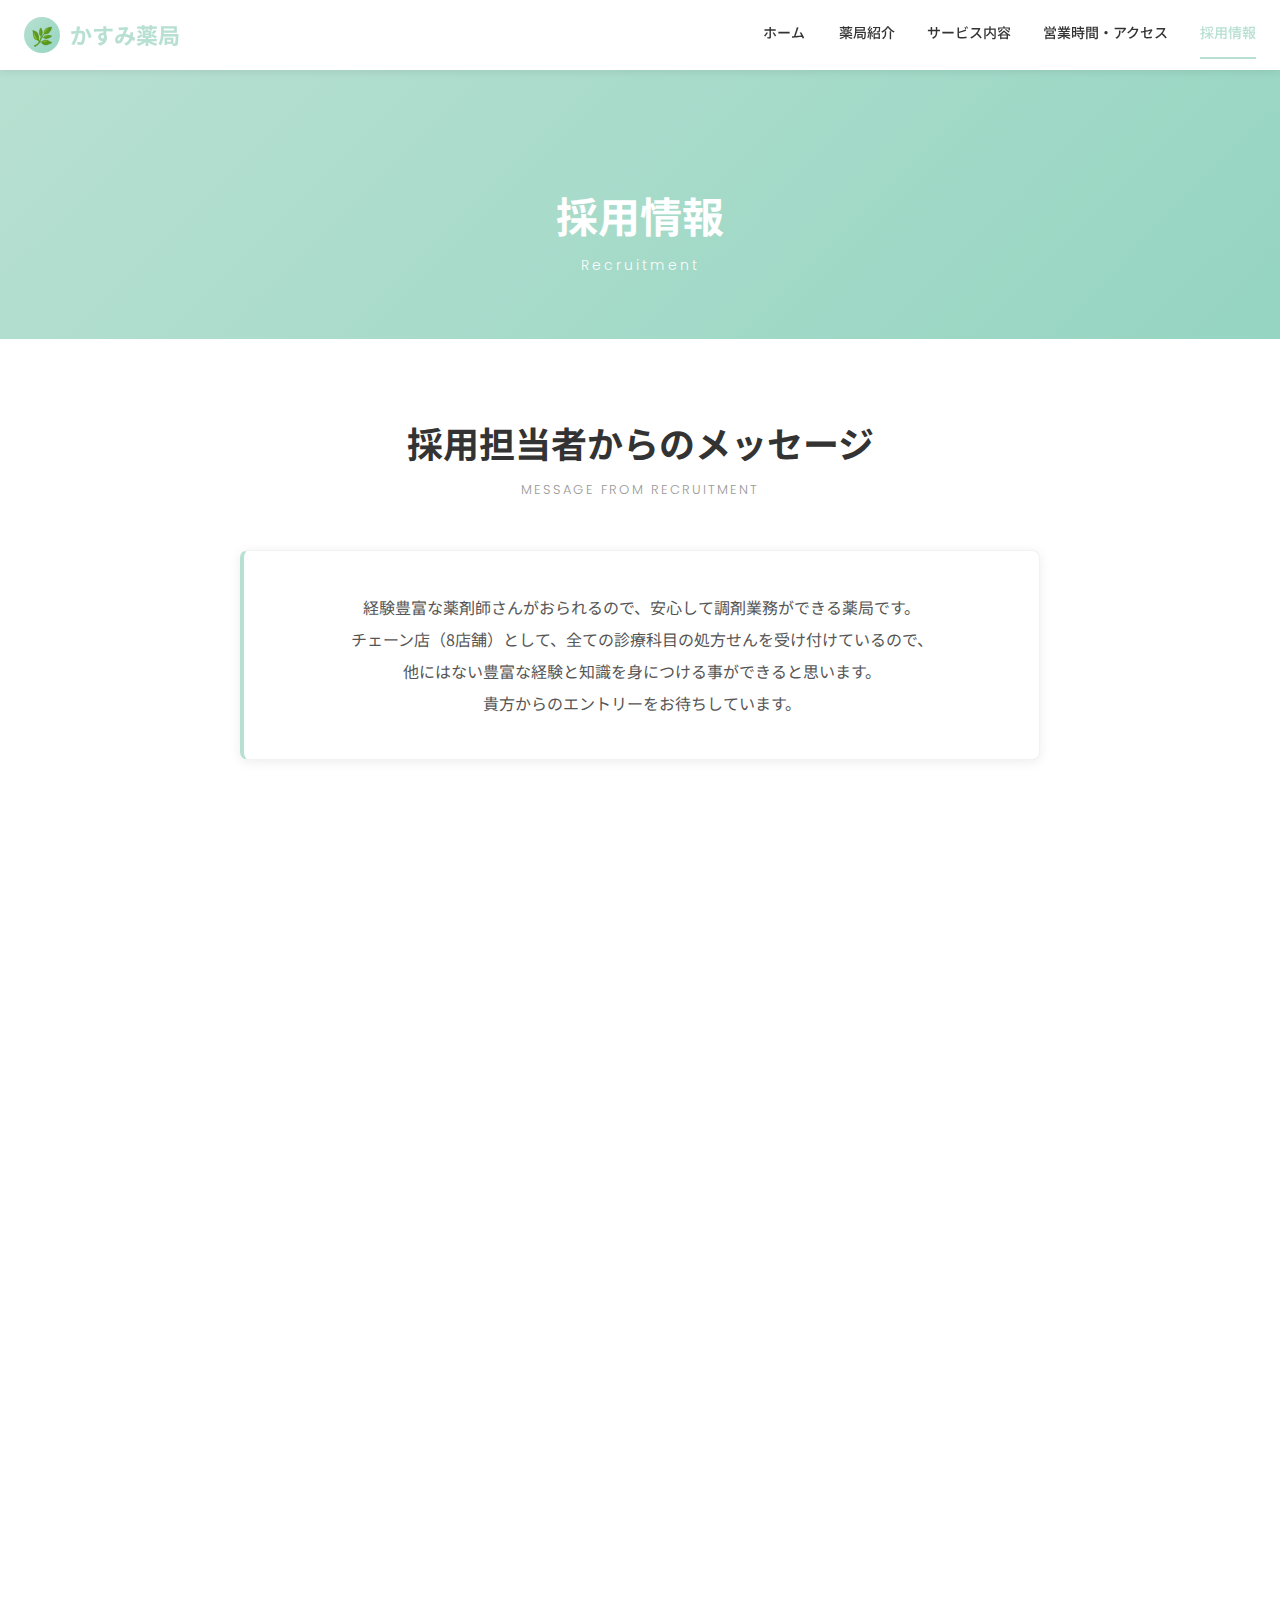
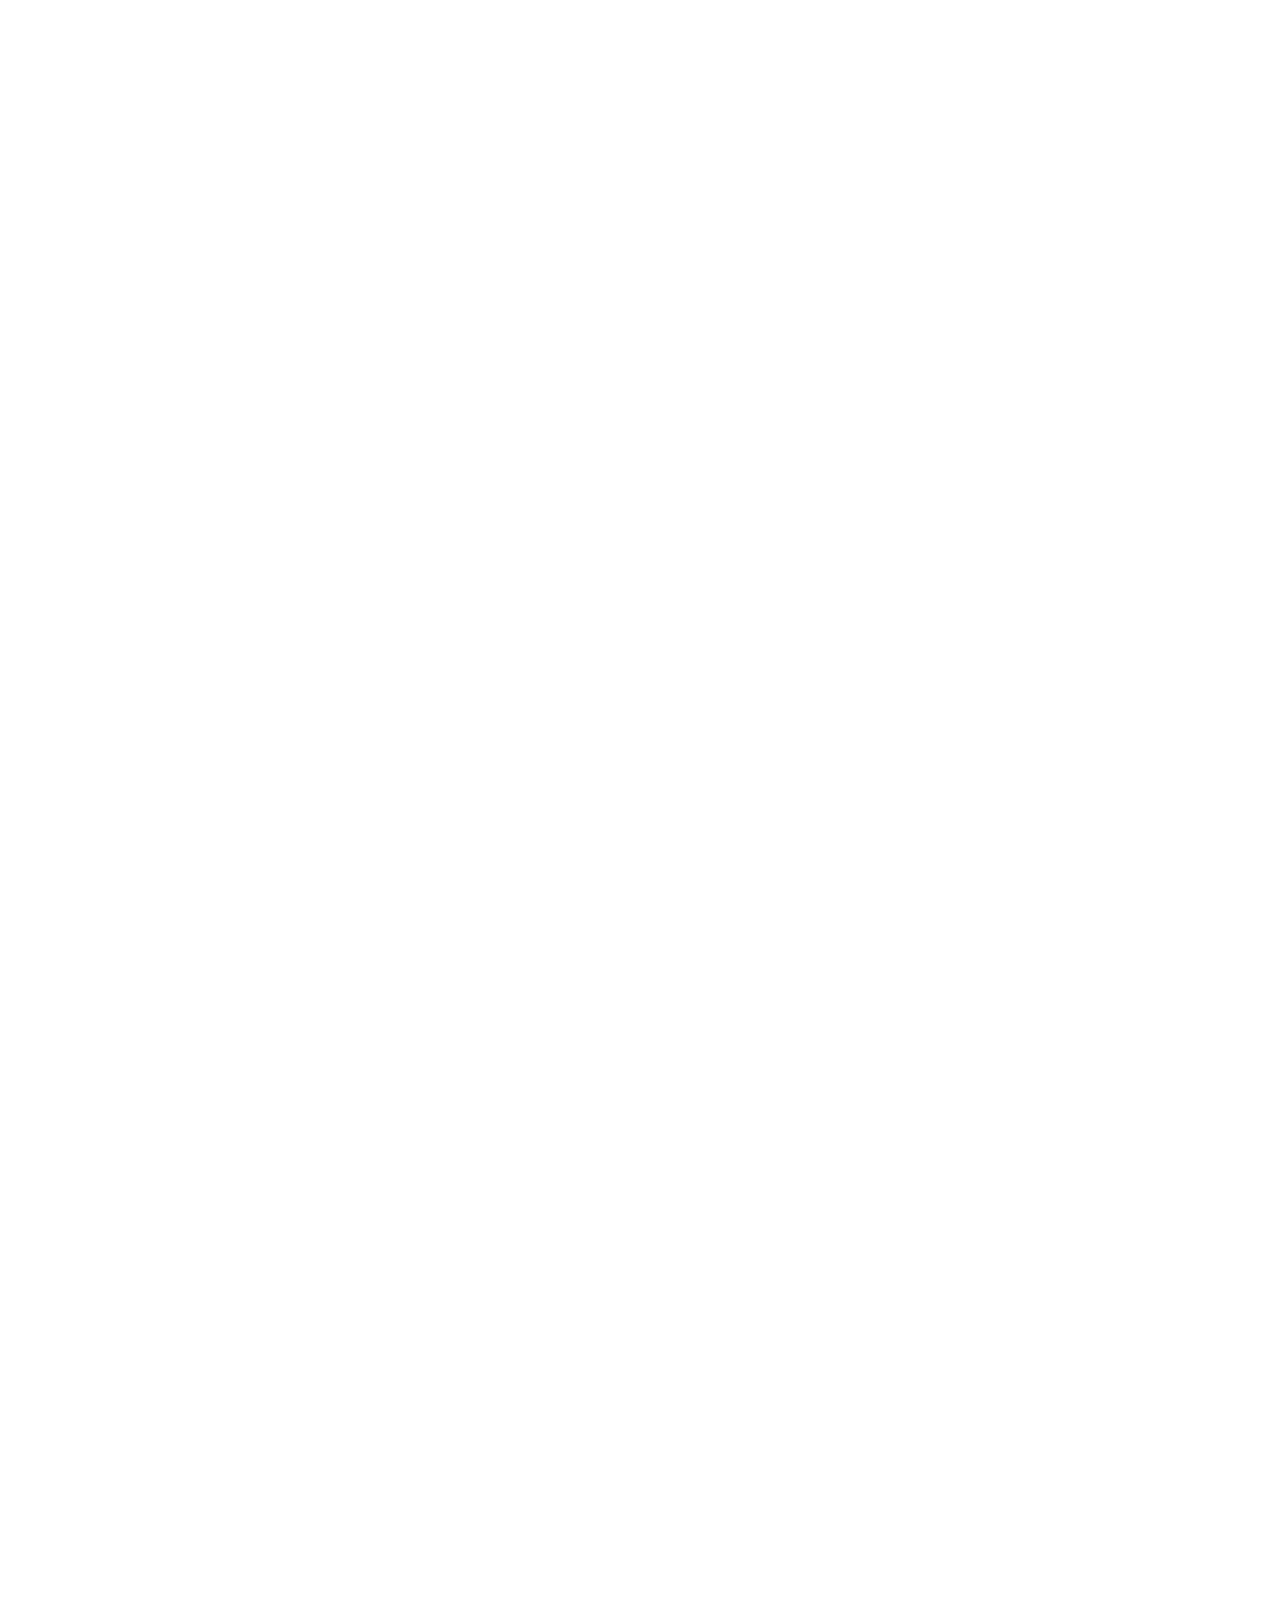
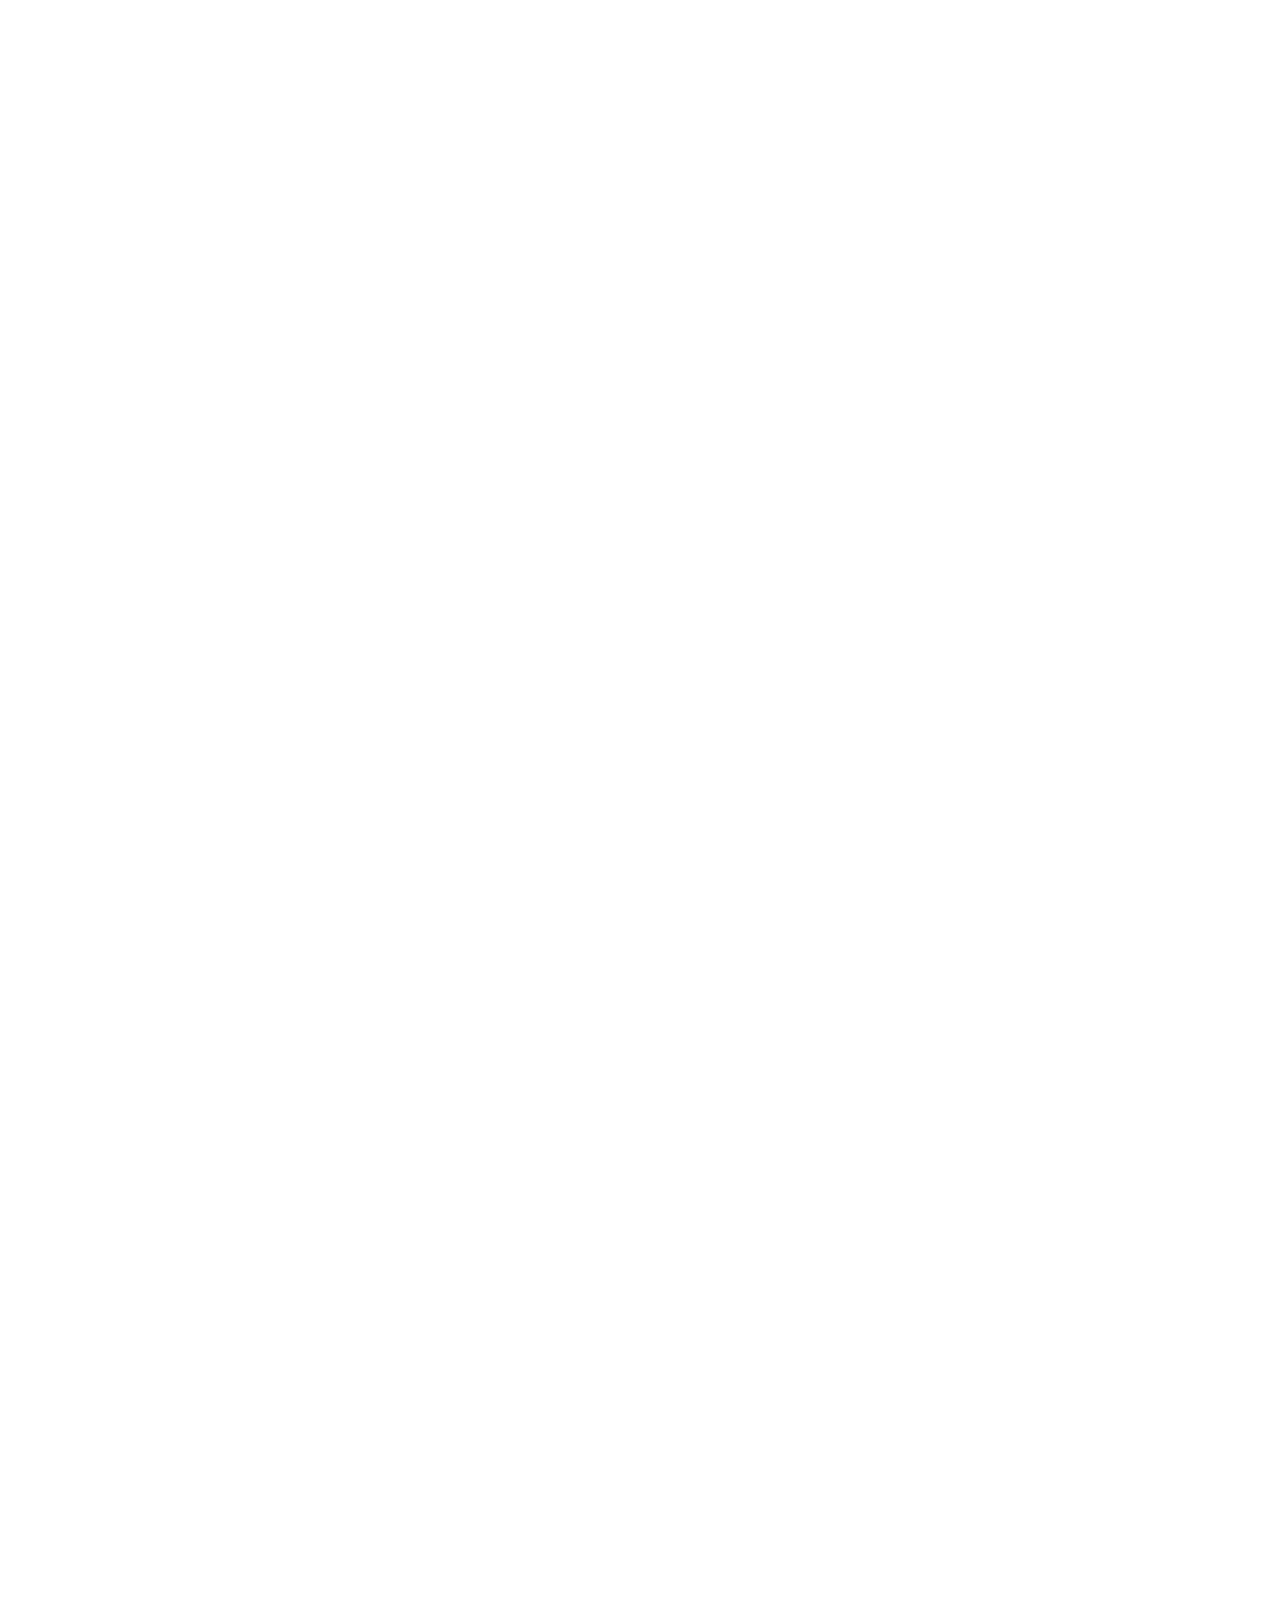
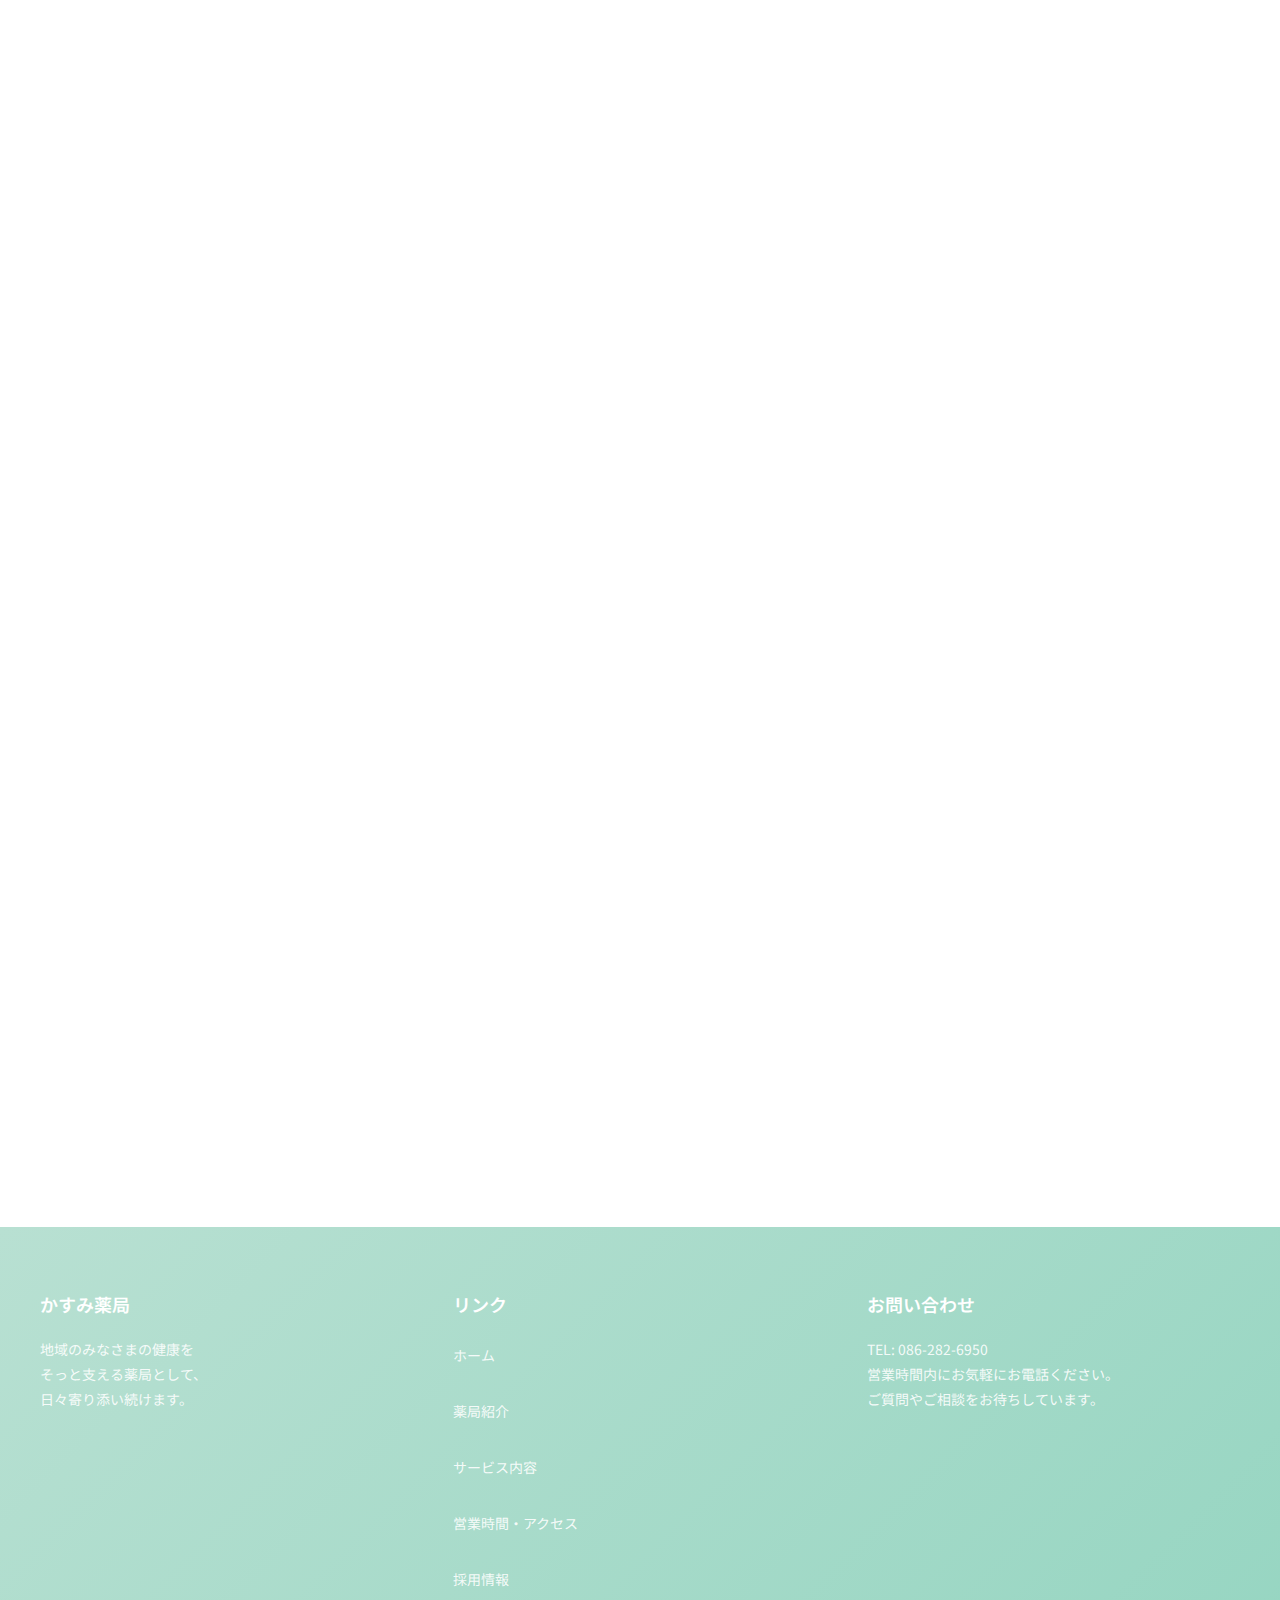
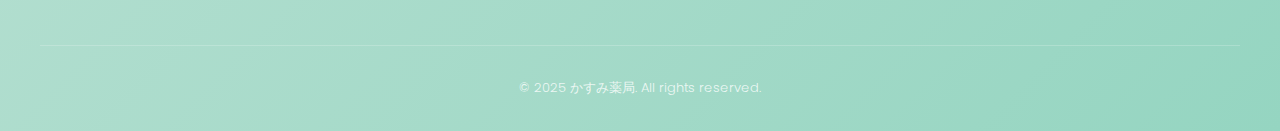
<file: recruit.html>
<!DOCTYPE html>
<html lang="ja">
<head>
  <meta charset="UTF-8">
  <meta name="viewport" content="width=device-width, initial-scale=1.0">
  <meta name="description" content="かすみ薬局の採用情報。薬剤師の新卒・キャリア採用を募集中です。">
  <title>採用情報 | かすみ薬局</title>
  <link rel="stylesheet" href="common.css">
  <link rel="stylesheet" href="recruit.css">
</head>
<body>
  <!-- ヘッダー -->
  <header>
    <div class="header-container">
      <a href="index.html" class="logo">
        <div class="logo-icon">🌿</div>
        <span>かすみ薬局</span>
      </a>
      <div class="menu-toggle">
        <span></span>
        <span></span>
        <span></span>
      </div>
      <nav>
        <ul>
          <li><a href="index.html">ホーム</a></li>
          <li><a href="about.html">薬局紹介</a></li>
          <li><a href="services.html">サービス内容</a></li>
          <li><a href="access.html">営業時間・アクセス</a></li>
          <li><a href="recruit.html">採用情報</a></li>
        </ul>
      </nav>
    </div>
  </header>

  <!-- メインコンテンツ -->
  <main>
    <!-- ページヘッダー -->
    <section class="page-header">
      <h1>採用情報</h1>
      <p>Recruitment</p>
    </section>

    <!-- 採用担当者からのメッセージ -->
    <section class="recruit-message">
      <div class="container">
        <h2 class="section-title">採用担当者からのメッセージ</h2>
        <p class="section-subtitle">MESSAGE FROM RECRUITMENT</p>
        
        <div class="message-card card">
          <p class="message-text">
            経験豊富な薬剤師さんがおられるので、安心して調剤業務ができる薬局です。<br>
            チェーン店（8店舗）として、全ての診療科目の処方せんを受け付けているので、<br>
            他にはない豊富な経験と知識を身につける事ができると思います。<br>
            貴方からのエントリーをお待ちしています。
          </p>
        </div>
      </div>
    </section>

    <!-- 新卒採用 -->
    <section class="recruit-section">
      <div class="container">
        <h2 class="section-title">新卒者募集要項(正社員)</h2>
        <p class="section-subtitle">NEW GRADUATE RECRUITMENT</p>

        <div class="recruit-card card">
          <table class="recruit-table">
            <tr>
              <td class="recruit-label">職種</td>
              <td>薬剤師</td>
            </tr>
            <tr>
              <td class="recruit-label">給与</td>
              <td>
                総支給：¥270,000<br>
                <span class="recruit-note">(内訳：基本給 ¥220,000・薬剤師手当 ¥50,000(調整給を含む))</span>
              </td>
            </tr>
            <tr>
              <td class="recruit-label">昇給</td>
              <td>年1回</td>
            </tr>
            <tr>
              <td class="recruit-label">賞与</td>
              <td>年2回(7月・12月)</td>
            </tr>
            <tr>
              <td class="recruit-label">勤務時間</td>
              <td>
                9：00～18：30(シフト制)<br>
                <span class="recruit-note">※店舗により営業時間が異なります。</span>
              </td>
            </tr>
            <tr>
              <td class="recruit-label">休日</td>
              <td>完全週休2日制・祝祭日</td>
            </tr>
            <tr>
              <td class="recruit-label">休暇</td>
              <td>有給休暇、夏季・年末年始休暇</td>
            </tr>
            <tr>
              <td class="recruit-label">福利厚生</td>
              <td>厚生年金・雇用保険・社会保険・退職金制度あり(5年以上勤務)</td>
            </tr>
            <tr>
              <td class="recruit-label">応募方法</td>
              <td>お電話でお問い合わせ後、面接による選考</td>
            </tr>
            <tr>
              <td class="recruit-label">準備書類</td>
              <td>履歴書(写真貼付)・卒業見込証明書</td>
            </tr>
          </table>
        </div>

        <div class="contact-box">
          <h3>お問い合わせ</h3>
          <p>
            <strong>有限会社かすみ</strong><br>
            〒701-0206　岡山市南区箕島1275-4(本社)<br>
            TEL：086-282-6950　FAX：086-282-6940<br>
            人事担当　小島　美穂子(090-3170-0433)
          </p>
        </div>
      </div>
    </section>

    <!-- キャリア採用（正社員） -->
    <section class="recruit-section">
      <div class="container">
        <h2 class="section-title">キャリア募集要項(正社員)</h2>
        <p class="section-subtitle">CAREER RECRUITMENT - FULL TIME</p>

        <div class="recruit-card card">
          <table class="recruit-table">
            <tr>
              <td class="recruit-label">職種</td>
              <td>薬剤師</td>
            </tr>
            <tr>
              <td class="recruit-label">給与</td>
              <td>
                総支給：¥270,000～<br>
                <span class="recruit-note">(内訳：基本給 ¥220,000～・薬剤師手当 ¥50,000(調整給を含む))<br>
                ※経験考慮・・・年齢・経験年数・現在の給与を基本にして、検討させていただきます。
                </span>
              </td>
            </tr>
            <tr>
              <td class="recruit-label">昇給</td>
              <td>年1回</td>
            </tr>
            <tr>
              <td class="recruit-label">賞与</td>
              <td>年2回(7月・12月)</td>
            </tr>
            <tr>
              <td class="recruit-label">勤務時間</td>
              <td>
                9：00～18：30(シフト制)<br>
                <span class="recruit-note">※店舗により営業時間が異なります。</span>
              </td>
            </tr>
            <tr>
              <td class="recruit-label">休日</td>
              <td>完全週休2日制・祝祭日</td>
            </tr>
            <tr>
              <td class="recruit-label">休暇</td>
              <td>有給休暇、夏季・年末年始休暇</td>
            </tr>
            <tr>
              <td class="recruit-label">福利厚生</td>
              <td>厚生年金・雇用保険・社会保険・退職金制度あり(5年以上勤務)</td>
            </tr>
            <tr>
              <td class="recruit-label">応募方法</td>
              <td>お電話でお問い合わせ後、面接による選考</td>
            </tr>
            <tr>
              <td class="recruit-label">準備書類</td>
              <td>履歴書(写真貼付)・薬剤師免許</td>
            </tr>
          </table>
        </div>

        <div class="contact-box">
          <h3>お問い合わせ</h3>
          <p>
            <strong>有限会社かすみ</strong><br>
            〒701-0206　岡山市南区箕島1275-4(本社)<br>
            TEL：086-282-6950　FAX：086-282-6940<br>
            人事担当　小島　美穂子(090-3170-0433)
          </p>
        </div>
      </div>
    </section>

    <!-- キャリア採用（パート） -->
    <section class="recruit-section">
      <div class="container">
        <h2 class="section-title">キャリア募集要項(パート)</h2>
        <p class="section-subtitle">CAREER RECRUITMENT - PART TIME</p>

        <div class="recruit-card card">
          <table class="recruit-table">
            <tr>
              <td class="recruit-label">職種</td>
              <td>薬剤師</td>
            </tr>
            <tr>
              <td class="recruit-label">時給</td>
              <td>
                1日勤務：時給～¥2,000まで<br>
                <span class="recruit-note">経験考慮します。</span>
              </td>
            </tr>
            <tr>
              <td class="recruit-label">勤務時間</td>
              <td>応相談</td>
            </tr>
            <tr>
              <td class="recruit-label">勤務日数</td>
              <td>
                <span class="recruit-note">週1勤務でも可。</span>
              </td>
            </tr>
            <tr>
              <td class="recruit-label">休日</td>
              <td>応相談</td>
            </tr>
            <tr>
              <td class="recruit-label">休暇</td>
              <td>応相談</td>
            </tr>
            <tr>
              <td class="recruit-label">応募方法</td>
              <td>お電話でお問い合わせ後、面接による選考</td>
            </tr>
            <tr>
              <td class="recruit-label">準備書類</td>
              <td>履歴書(写真貼付)・薬剤師免許</td>
            </tr>
          </table>
        </div>

        <div class="contact-box">
          <h3>お問い合わせ</h3>
          <p>
            <strong>有限会社かすみ</strong><br>
            〒701-0206　岡山市南区箕島1275-4(本社)<br>
            TEL：086-282-6950　FAX：086-282-6940<br>
            人事担当　小島　美穂子(090-3170-0433)
          </p>
        </div>
      </div>
    </section>

    <!-- なぜかすみ薬局で働くのか -->
    <section class="recruit-why">
      <div class="container">
        <h2 class="section-title">なぜかすみ薬局で働くのか</h2>
        <p class="section-subtitle">WHY KASUMI PHARMACY</p>

        <div class="why-grid">
          <div class="why-item card">
            <div class="why-icon">🎓</div>
            <h3>豊富な経験と学び</h3>
            <p>チェーン店(8店舗)として全ての診療科目の処方せんを受け付けているので、他にはない豊富な経験と知識を身につけることができます。</p>
          </div>

          <div class="why-item card">
            <div class="why-icon">🤝</div>
            <h3>経験豊富な先輩</h3>
            <p>経験豊富な薬剤師さんがおられるので、安心して調剤業務ができる薬局です。質問や相談しやすい環境があります。</p>
          </div>

          <div class="why-item card">
            <div class="why-icon">🌍</div>
            <h3>地域に貢献</h3>
            <p>地域のみなさまの健康を支える「かかりつけ薬局」として、やりがいのある仕事ができます。</p>
          </div>

          <div class="why-item card">
            <div class="why-icon">🏢</div>
            <h3>安定した職場</h3>
            <p>平成24年には開局20周年を迎え、岡山市・倉敷市に安定した8店舗を運営しています。</p>
          </div>

          <div class="why-item card">
            <div class="why-icon">💼</div>
            <h3>充実した福利厚生</h3>
            <p>厚生年金・雇用保険・社会保険・退職金制度など、充実した福利厚生で安心の生活をサポートします。</p>
          </div>

          <div class="why-item card">
            <div class="why-icon">🎯</div>
            <h3>キャリアアップ</h3>
            <p>新卒から経験者まで、個人のキャリアプランに合わせた勤務形態や職場を選択できます。</p>
          </div>
        </div>
      </div>
    </section>

    <!-- CTA -->
    <section class="recruit-cta">
      <div class="container">
        <h2>あなたの力を、地域のために。</h2>
        <p>かすみ薬局でのキャリアをスタートしませんか？</p>
        <a href="tel:0862826950" class="btn">📞 086-282-6950</a>
      </div>
    </section>
  </main>

  <!-- フッター -->
  <footer>
    <div class="footer-container">
      <div class="footer-content">
        <div class="footer-section">
          <h3>かすみ薬局</h3>
          <p>
            地域のみなさまの健康を<br>
            そっと支える薬局として、<br>
            日々寄り添い続けます。
          </p>
        </div>
        <div class="footer-section">
          <h3>リンク</h3>
          <div class="footer-links">
            <a href="index.html">ホーム</a>
            <a href="about.html">薬局紹介</a>
            <a href="services.html">サービス内容</a>
            <a href="access.html">営業時間・アクセス</a>
            <a href="recruit.html">採用情報</a>
          </div>
        </div>
        <div class="footer-section">
          <h3>お問い合わせ</h3>
          <p>
            TEL: 086-282-6950<br>
            営業時間内にお気軽にお電話ください。<br>
            ご質問やご相談をお待ちしています。
          </p>
        </div>
      </div>
      <div class="footer-bottom">
        <p>&copy; 2025 かすみ薬局. All rights reserved.</p>
      </div>
    </div>
  </footer>

  <script src="common.js"></script>
</body>
</html>
</file>
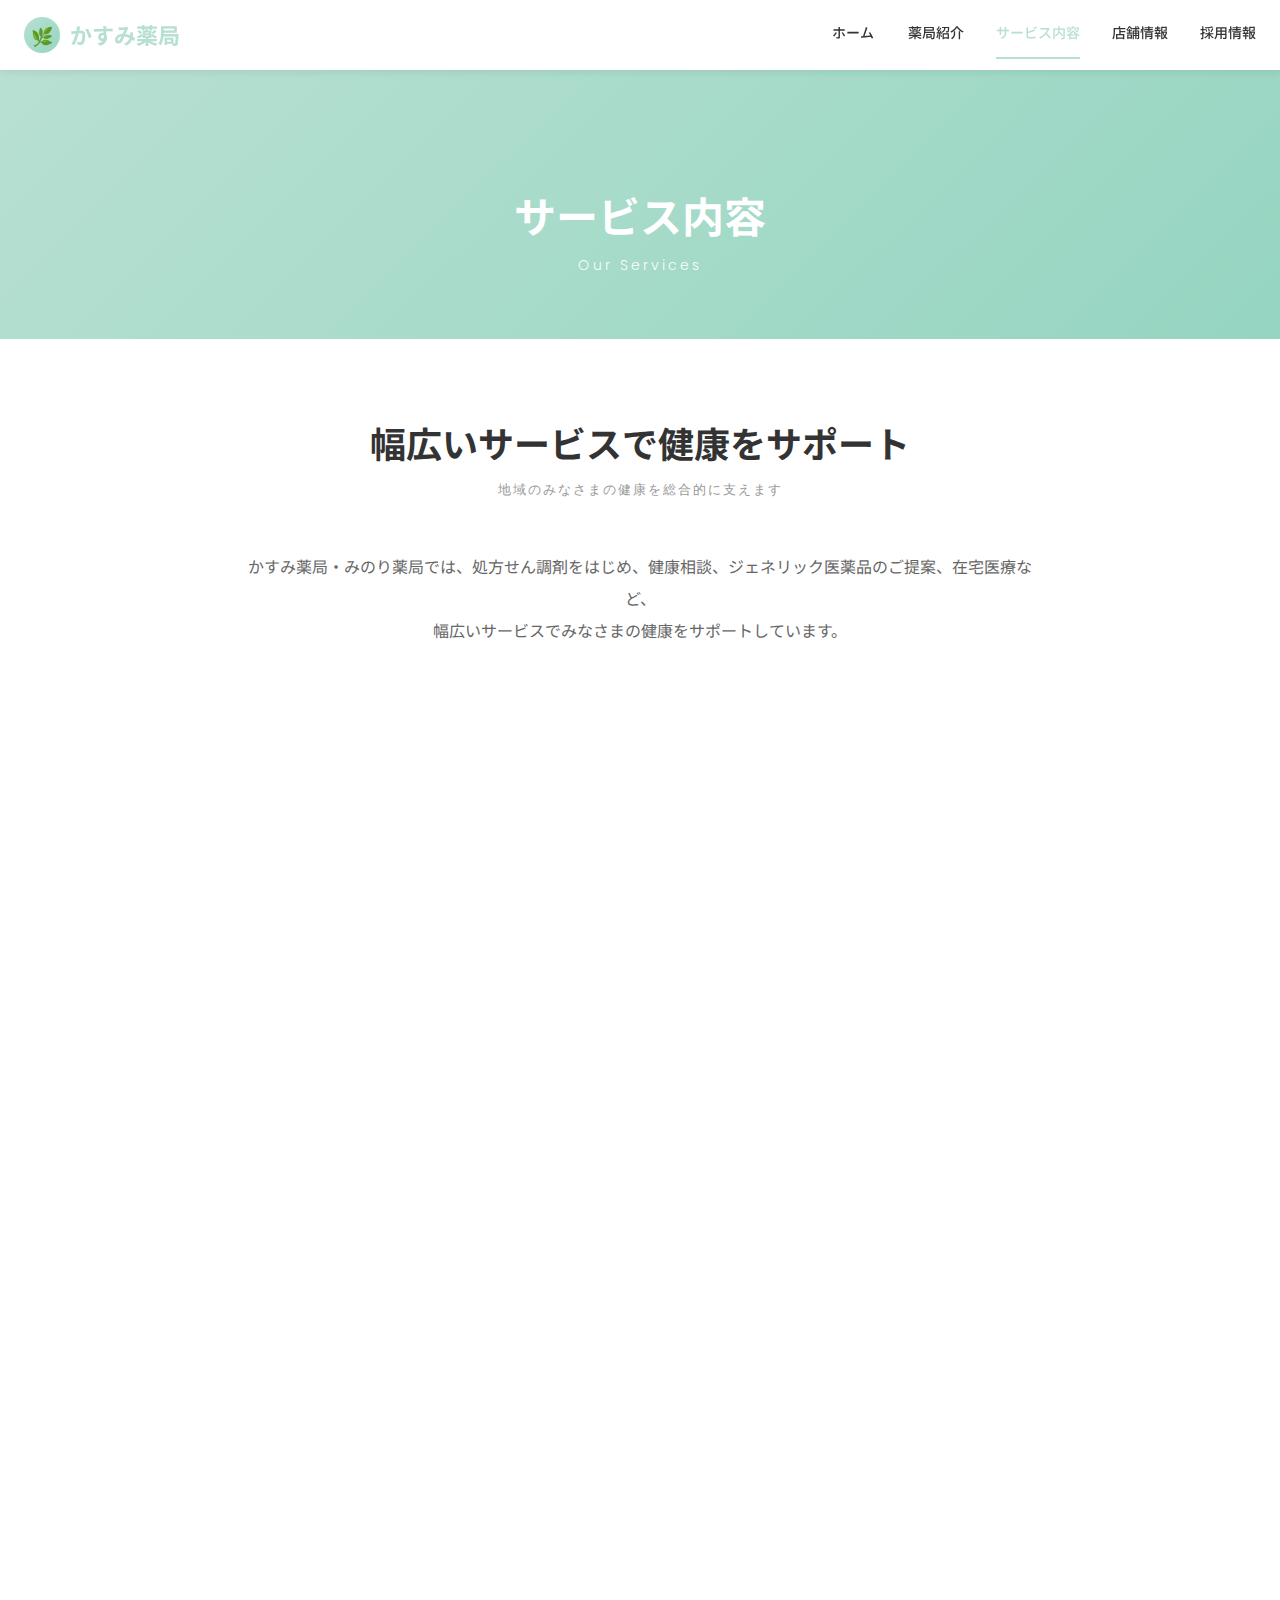
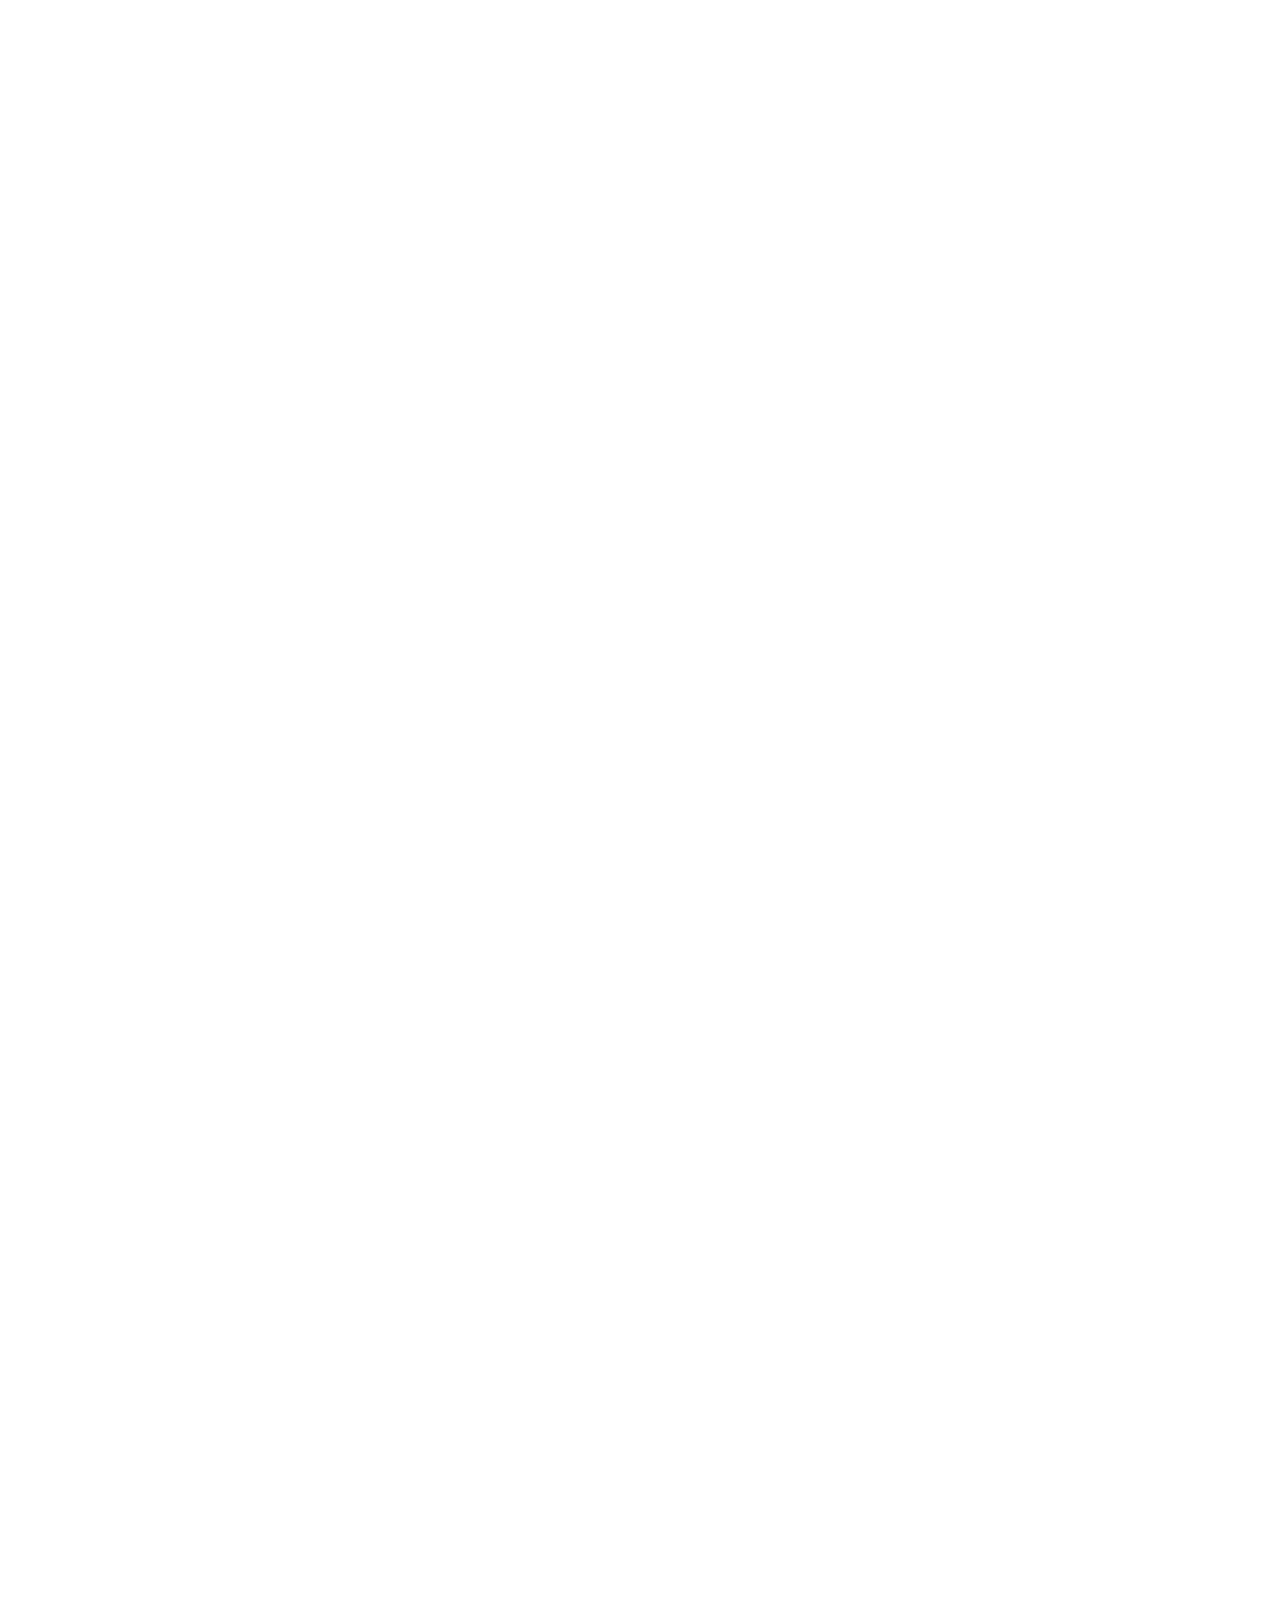
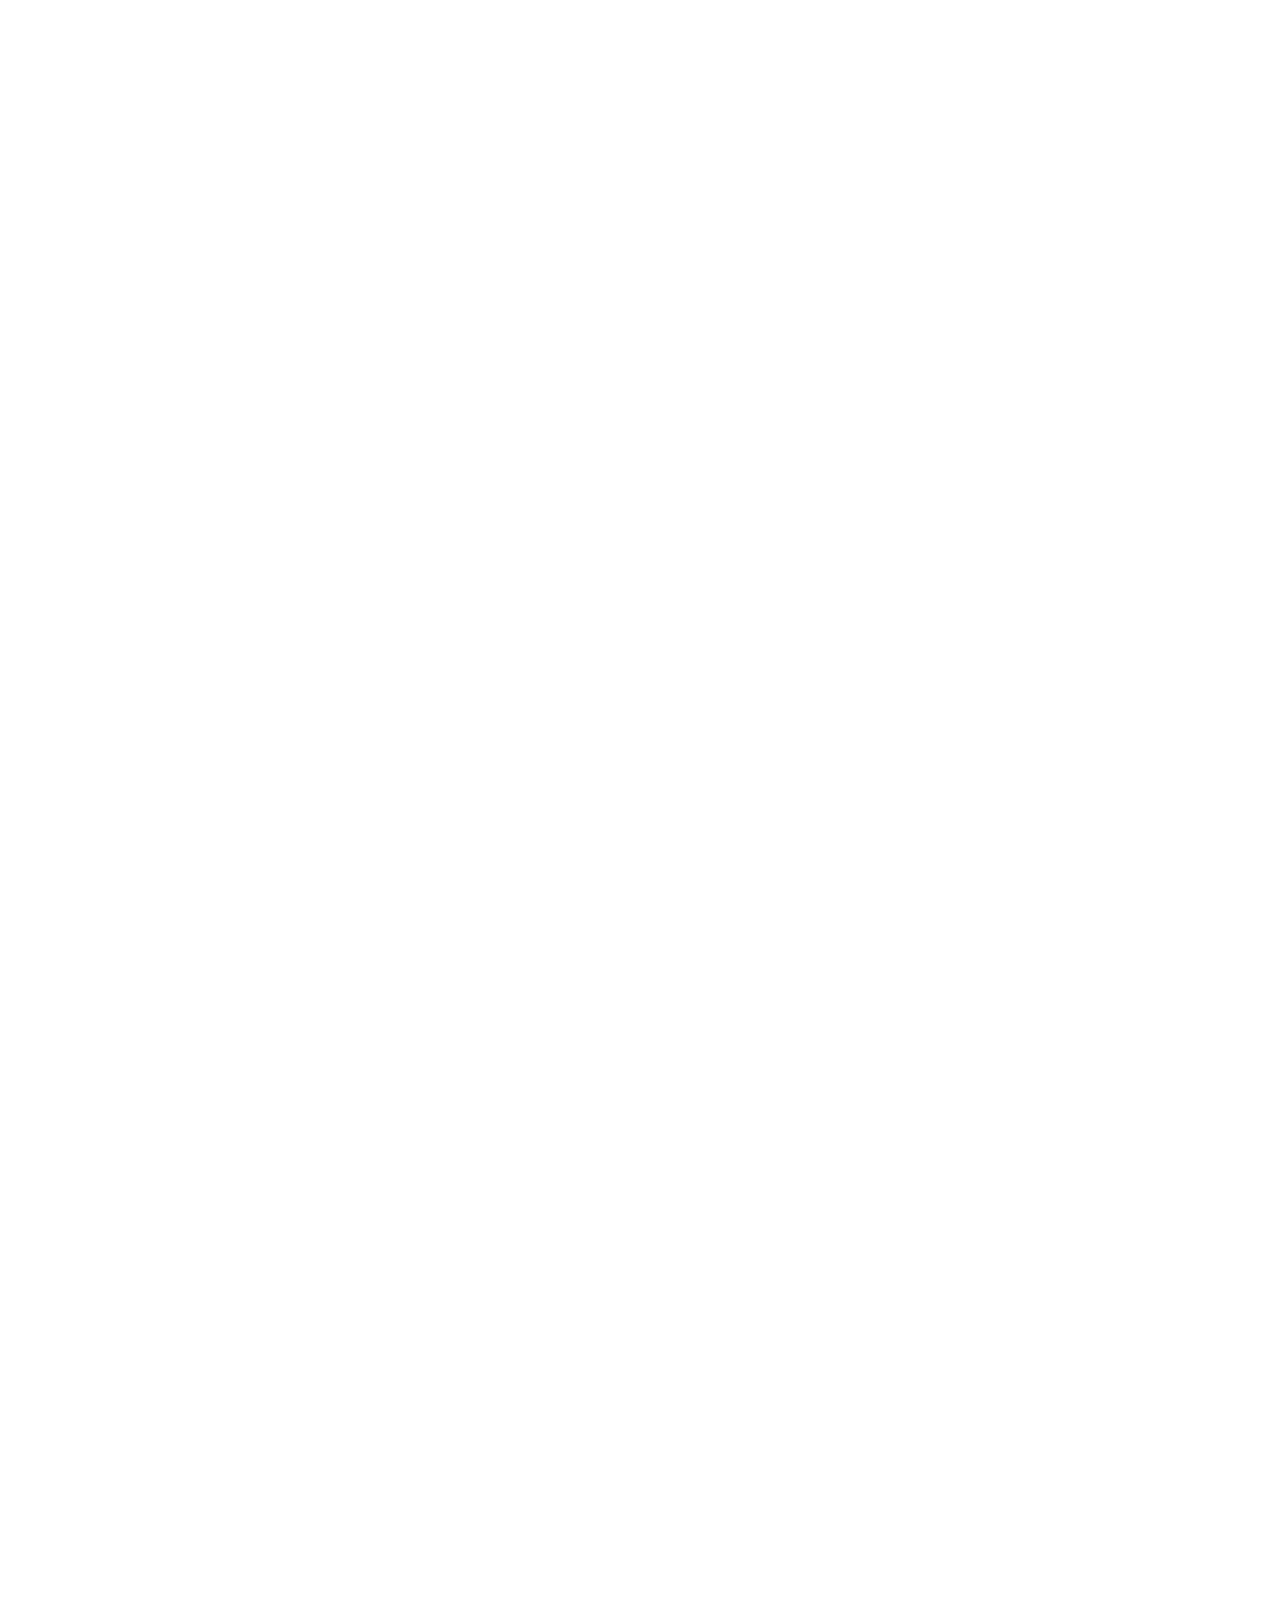
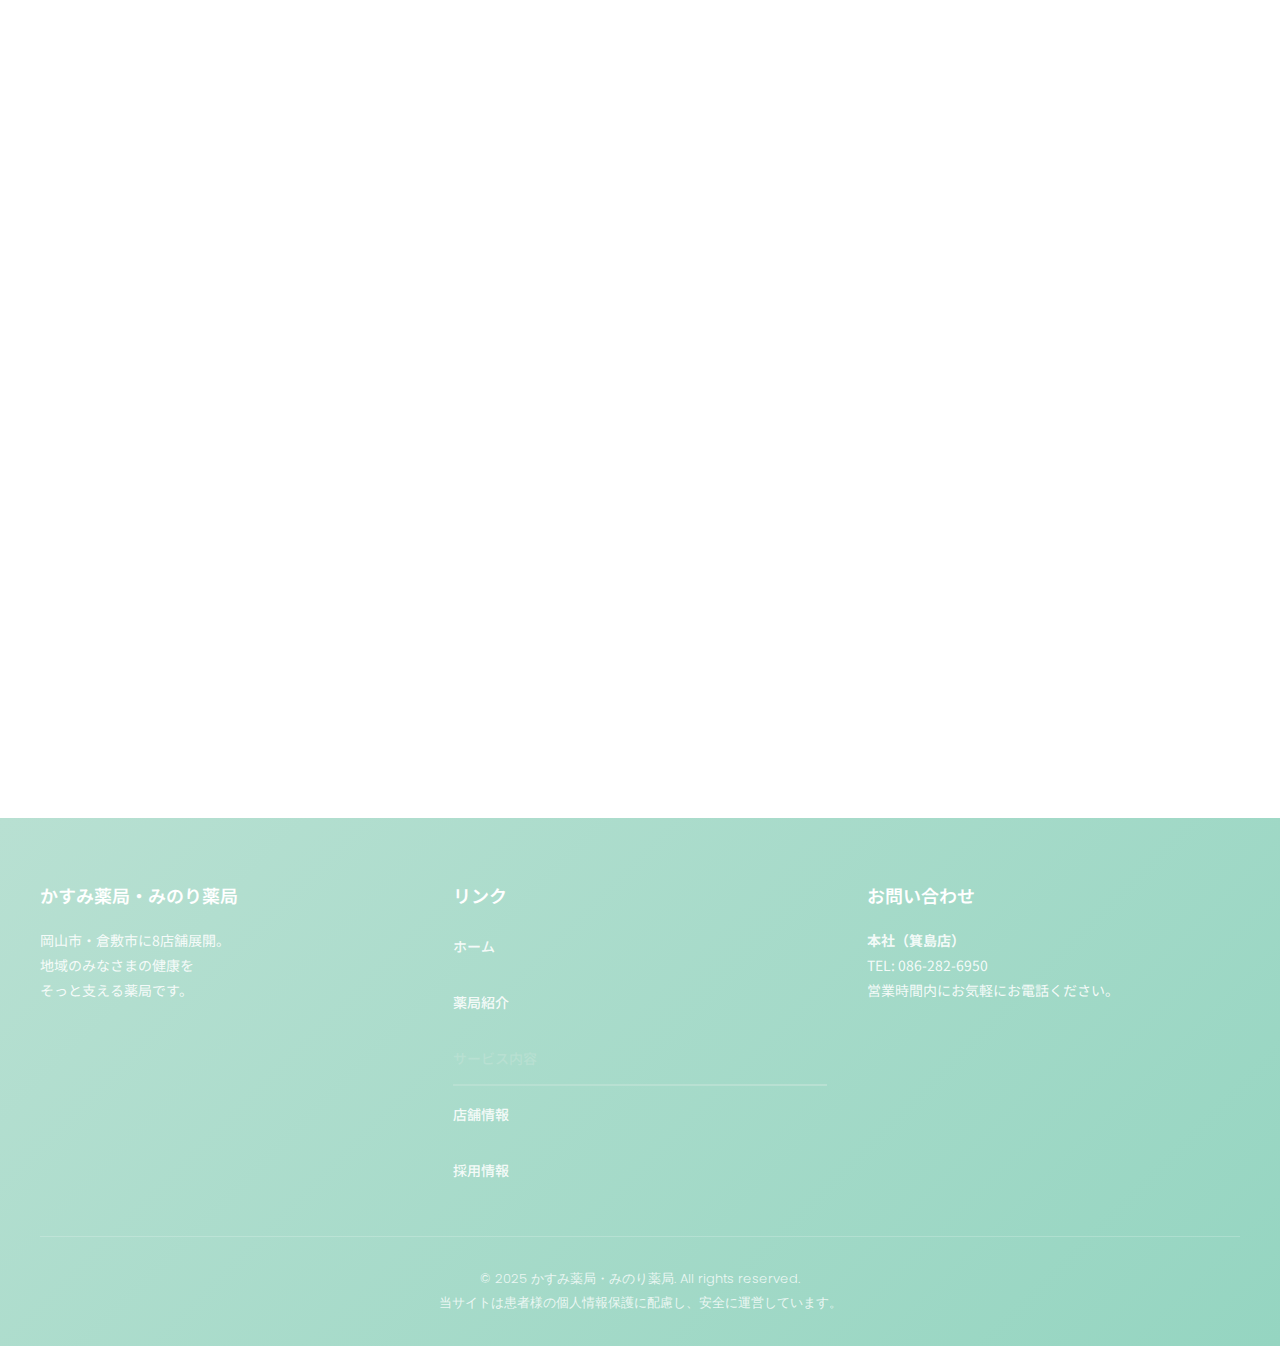
<file: services.html>
<!DOCTYPE html>
<html lang="ja">
<head>
  <meta charset="UTF-8">
  <meta name="viewport" content="width=device-width, initial-scale=1.0">
  <meta name="description" content="かすみ薬局・みのり薬局のサービス内容。処方せん調剤、健康相談、ジェネリック医薬品、在宅医療など幅広く対応しています。">
  <meta name="keywords" content="処方せん,調剤,健康相談,ジェネリック,在宅医療,かすみ薬局,みのり薬局">
  <meta http-equiv="X-Content-Type-Options" content="nosniff">
  <meta http-equiv="X-Frame-Options" content="SAMEORIGIN">
  <meta http-equiv="X-XSS-Protection" content="1; mode=block">
  <meta name="referrer" content="strict-origin-when-cross-origin">
  <title>サービス内容 | かすみ薬局・みのり薬局</title>
  <link rel="stylesheet" href="common.css">
  <link rel="stylesheet" href="services.css">
</head>
<body>
  <!-- スキップリンク -->
  <a href="#main-content" class="skip-link">メインコンテンツへスキップ</a>

  <!-- ヘッダー -->
  <header role="banner">
    <div class="header-container">
      <a href="index.html" class="logo" aria-label="かすみ薬局ホームページ">
        <div class="logo-icon" aria-hidden="true">🌿</div>
        <span>かすみ薬局</span>
      </a>
      <button class="menu-toggle" aria-label="メニューを開く" aria-expanded="false" aria-controls="main-navigation">
        <span></span>
        <span></span>
        <span></span>
      </button>
      <nav id="main-navigation" role="navigation" aria-label="メインナビゲーション">
        <ul>
          <li><a href="index.html">ホーム</a></li>
          <li><a href="about.html">薬局紹介</a></li>
          <li><a href="services.html" aria-current="page">サービス内容</a></li>
          <li><a href="access.html">店舗情報</a></li>
          <li><a href="recruit.html">採用情報</a></li>
        </ul>
      </nav>
    </div>
  </header>

  <!-- メインコンテンツ -->
  <main id="main-content" role="main">
    <!-- ページヘッダー -->
    <section class="page-header">
      <h1>サービス内容</h1>
      <p>Our Services</p>
    </section>

    <!-- サービス概要 -->
    <section class="services-intro" aria-labelledby="intro-title">
      <div class="container">
        <h2 id="intro-title" class="section-title">幅広いサービスで健康をサポート</h2>
        <p class="section-subtitle">地域のみなさまの健康を総合的に支えます</p>
        <p class="intro-text">
          かすみ薬局・みのり薬局では、処方せん調剤をはじめ、健康相談、ジェネリック医薬品のご提案、在宅医療など、<br>
          幅広いサービスでみなさまの健康をサポートしています。
        </p>
      </div>
    </section>

    <!-- 主要サービス -->
    <section class="main-services" aria-labelledby="main-services-title">
      <div class="container">
        <h2 id="main-services-title" class="section-title">主なサービス</h2>
        <p class="section-subtitle">3つの柱でサポート</p>

        <div class="services-grid">
          <!-- 処方せん調剤 -->
          <article id="prescription" class="service-card">
            <div class="service-header">
              <div class="service-icon" aria-hidden="true">💊</div>
              <h3>処方せん調剤</h3>
            </div>
            <div class="service-content">
              <p class="service-lead">
                全ての診療科目の処方せんに対応。経験豊富な薬剤師が、お薬を正確に調剤し、丁寧にご説明いたします。
              </p>
              <dl class="service-details">
                <div class="detail-item">
                  <dt>対応診療科目</dt>
                  <dd>内科、外科、小児科、皮膚科、整形外科、眼科、耳鼻咽喉科、循環器科、リウマチ科など全科対応</dd>
                </div>
                <div class="detail-item">
                  <dt>特徴</dt>
                  <dd>
                    <ul>
                      <li>正確で迅速な調剤</li>
                      <li>わかりやすい服薬指導</li>
                      <li>お薬手帳の管理サポート</li>
                      <li>飲み合わせのチェック</li>
                    </ul>
                  </dd>
                </div>
                <div class="detail-item">
                  <dt>処方せんの事前送付</dt>
                  <dd>処方せんの画像をお電話やFAXで事前にお送りいただくと、待ち時間を短縮できます。お気軽にご利用ください。</dd>
                </div>
              </dl>
            </div>
          </article>

          <!-- 健康相談 -->
          <article id="consultation" class="service-card">
            <div class="service-header">
              <div class="service-icon" aria-hidden="true">❤️</div>
              <h3>健康相談</h3>
            </div>
            <div class="service-content">
              <p class="service-lead">
                お薬のことだけでなく、体調の不安や生活習慣など、健康に関することならどんなことでもご相談ください。
              </p>
              <dl class="service-details">
                <div class="detail-item">
                  <dt>相談内容</dt>
                  <dd>
                    <ul>
                      <li>お薬の飲み方・飲み合わせ</li>
                      <li>副作用や体調の変化</li>
                      <li>市販薬の選び方</li>
                      <li>サプリメントについて</li>
                      <li>生活習慣の改善</li>
                      <li>食事と栄養の相談</li>
                    </ul>
                  </dd>
                </div>
                <div class="detail-item">
                  <dt>相談方法</dt>
                  <dd>ご来店時、またはお電話でお気軽にご相談ください。予約は不要です。</dd>
                </div>
              </dl>
            </div>
          </article>

          <!-- ジェネリック医薬品 -->
          <article id="generic" class="service-card">
            <div class="service-header">
              <div class="service-icon" aria-hidden="true">💚</div>
              <h3>ジェネリック医薬品</h3>
            </div>
            <div class="service-content">
              <p class="service-lead">
                効果は先発医薬品と同等で、お求めやすい価格のジェネリック医薬品をご提案しています。
              </p>
              <dl class="service-details">
                <div class="detail-item">
                  <dt>ジェネリック医薬品とは</dt>
                  <dd>先発医薬品の特許が切れた後に製造・販売される、同じ有効成分を含む医薬品です。開発コストが抑えられているため、価格が安くなっています。</dd>
                </div>
                <div class="detail-item">
                  <dt>メリット</dt>
                  <dd>
                    <ul>
                      <li>先発医薬品と同等の効果・安全性</li>
                      <li>お薬代の負担軽減（約30～70%削減）</li>
                      <li>国の審査基準をクリア</li>
                    </ul>
                  </dd>
                </div>
                <div class="detail-item">
                  <dt>ご提案方法</dt>
                  <dd>処方せん受付時に、ジェネリック医薬品のご希望をお伺いします。ご不安な点があれば、薬剤師が詳しくご説明いたします。</dd>
                </div>
              </dl>
            </div>
          </article>
        </div>
      </div>
    </section>

    <!-- その他のサービス -->
    <section class="additional-services" aria-labelledby="additional-title">
      <div class="container">
        <h2 id="additional-title" class="section-title">その他のサービス</h2>
        <p class="section-subtitle">さらに充実したサービス</p>

        <div class="additional-grid">
          <article class="additional-card">
            <div class="additional-icon" aria-hidden="true">🏠</div>
            <h3>在宅医療</h3>
            <p>ご自宅での療養をサポート。お薬の配達や服薬指導を行います。</p>
          </article>

          <article class="additional-card">
            <div class="additional-icon" aria-hidden="true">👨‍⚕️</div>
            <h3>かかりつけ薬剤師</h3>
            <p>専任の薬剤師が、継続的に健康管理をサポートします。</p>
          </article>

          <article class="additional-card">
            <div class="additional-icon" aria-hidden="true">💊</div>
            <h3>市販医薬品販売</h3>
            <p>風邪薬、胃薬など、市販医薬品も豊富に取り揃えています。</p>
          </article>

          <article class="additional-card">
            <div class="additional-icon" aria-hidden="true">📚</div>
            <h3>お薬手帳管理</h3>
            <p>お薬の記録を一元管理。安全な服薬をサポートします。</p>
          </article>

          <article class="additional-card">
            <div class="additional-icon" aria-hidden="true">🩺</div>
            <h3>健康相談会</h3>
            <p>定期的に健康に関する相談会やセミナーを開催しています。</p>
          </article>

          <article class="additional-card">
            <div class="additional-icon" aria-hidden="true">🏥</div>
            <h3>施設処方せん対応</h3>
            <p>介護施設やグループホームからの処方せんにも対応しています。</p>
          </article>
        </div>
      </div>
    </section>

    <!-- ご利用の流れ -->
    <section class="service-flow" aria-labelledby="flow-title">
      <div class="container">
        <h2 id="flow-title" class="section-title">ご利用の流れ</h2>
        <p class="section-subtitle">初めての方もご安心ください</p>

        <ol class="flow-steps">
          <li class="flow-step">
            <div class="step-number" aria-hidden="true">1</div>
            <div class="step-content">
              <h3>ご来店</h3>
              <p>処方せんをお持ちの上、お近くの店舗へご来店ください。処方せんがなくても、健康相談や市販薬のご購入が可能です。</p>
            </div>
          </li>

          <li class="flow-step">
            <div class="step-number" aria-hidden="true">2</div>
            <div class="step-content">
              <h3>受付・問診</h3>
              <p>処方せんをお預かりし、お薬手帳や保険証を確認させていただきます。アレルギーや服用中のお薬についてもお伺いします。</p>
            </div>
          </li>

          <li class="flow-step">
            <div class="step-number" aria-hidden="true">3</div>
            <div class="step-content">
              <h3>調剤</h3>
              <p>薬剤師が処方内容を確認し、正確にお薬を調剤します。通常15～30分程度お待ちいただきます。</p>
            </div>
          </li>

          <li class="flow-step">
            <div class="step-number" aria-hidden="true">4</div>
            <div class="step-content">
              <h3>服薬指導</h3>
              <p>お薬の飲み方、効果、注意点などを薬剤師がわかりやすくご説明します。ご不明な点はお気軽にお聞きください。</p>
            </div>
          </li>

          <li class="flow-step">
            <div class="step-number" aria-hidden="true">5</div>
            <div class="step-content">
              <h3>お会計・お渡し</h3>
              <p>お薬をお渡しし、お会計となります。各種クレジットカード、電子マネーもご利用いただけます（店舗により異なります）。</p>
            </div>
          </li>
        </ol>
      </div>
    </section>

    <!-- CTA -->
    <section class="services-cta" aria-labelledby="cta-title">
      <div class="container">
        <h2 id="cta-title">ご不明な点はお気軽にお問い合わせください</h2>
        <p>各店舗の薬剤師が丁寧に対応いたします</p>
        <div class="cta-buttons">
          <a href="tel:0862826950" class="btn">📞 お電話で相談</a>
          <a href="access.html" class="btn btn-secondary">📍 店舗を探す</a>
        </div>
      </div>
    </section>
  </main>

  <!-- フッター -->
  <footer role="contentinfo">
    <div class="footer-container">
      <div class="footer-content">
        <div class="footer-section">
          <h3>かすみ薬局・みのり薬局</h3>
          <p>
            岡山市・倉敷市に8店舗展開。<br>
            地域のみなさまの健康を<br>
            そっと支える薬局です。
          </p>
        </div>
        <div class="footer-section">
          <h3>リンク</h3>
          <nav class="footer-links" aria-label="フッターナビゲーション">
            <a href="index.html">ホーム</a>
            <a href="about.html">薬局紹介</a>
            <a href="services.html">サービス内容</a>
            <a href="access.html">店舗情報</a>
            <a href="recruit.html">採用情報</a>
          </nav>
        </div>
        <div class="footer-section">
          <h3>お問い合わせ</h3>
          <p>
            <strong>本社（箕島店）</strong><br>
            TEL: <a href="tel:0862826950">086-282-6950</a><br>
            営業時間内にお気軽にお電話ください。
          </p>
        </div>
      </div>
      <div class="footer-bottom">
        <p>&copy; 2025 かすみ薬局・みのり薬局. All rights reserved.</p>
        <p class="footer-note">当サイトは患者様の個人情報保護に配慮し、安全に運営しています。</p>
      </div>
    </div>
  </footer>

  <script src="common.js"></script>
</body>
</html>
</file>
<file: common.css>
/* かすみ薬局 共通スタイル */
@import url('https://fonts.googleapis.com/css2?family=Noto+Sans+JP:wght@300;400;500;700&family=Poppins:wght@300;400;500&display=swap');

/* 基本設定 */
* {
  margin: 0;
  padding: 0;
  box-sizing: border-box;
}

:root {
  --main-color: #b8e0d2;
  --sub-color: #fffdf5;
  --accent-color: #f8c6b8;
  --text-color: #333333;
  --text-secondary: #666666;
  --gray-light: #f5f5f5;
  --gray-medium: #ddd;
  --header-height: 70px;
}

html {
  scroll-behavior: smooth;
}

body {
  font-family: 'Noto Sans JP', sans-serif;
  color: var(--text-color);
  background-color: #ffffff;
  line-height: 1.9;
  overflow-x: hidden;
  font-size: 16px;
  -webkit-font-smoothing: antialiased;
  -moz-osx-font-smoothing: grayscale;
}

/* 高齢者・ユニバーサルデザイン配慮 */
@media (prefers-reduced-motion: reduce) {
  *, *::before, *::after {
    animation-duration: 0.01ms !important;
    animation-iteration-count: 1 !important;
    transition-duration: 0.01ms !important;
    scroll-behavior: auto !important;
  }
}

/* 大きい文字設定への対応 */
@media (min-resolution: 2dppx) {
  body {
    font-size: 17px;
  }
}

/* ハイコントラストモード対応 */
@media (prefers-contrast: high) {
  body {
    color: #000;
    background-color: #fff;
  }
  
  a {
    text-decoration: underline;
    text-decoration-thickness: 2px;
  }
  
  .btn {
    border: 3px solid currentColor;
  }
}

/* スキップリンク（アクセシビリティ対応） */
.skip-link {
  position: absolute;
  top: -100px;
  left: 0;
  background: #b8e0d2;
  color: white;
  padding: 12px 20px;
  text-decoration: none;
  font-weight: 700;
  z-index: 10000;
  border-radius: 0 0 8px 0;
  transition: top 0.3s ease;
}

.skip-link:focus {
  top: 0;
  outline: 3px solid #333;
  outline-offset: 2px;
}

/* アクセシビリティ基本設定 */
* {
  -webkit-tap-highlight-color: transparent;
}

/* フォーカス表示（キーボード操作対応） */
*:focus-visible {
  outline: 3px solid var(--main-color);
  outline-offset: 2px;
}

button, a, input, textarea, select {
  min-height: 44px;
  min-width: 44px;
}

input, textarea, select {
  font-size: 16px;
}

/* ヘッダー */
header {
  position: fixed;
  top: 0;
  left: 0;
  width: 100%;
  height: var(--header-height);
  background-color: #ffffff;
  box-shadow: 0 2px 8px rgba(0, 0, 0, 0.08);
  z-index: 1000;
  animation: slideDown 0.6s ease-out;
}

@keyframes slideDown {
  from {
    transform: translateY(-100%);
    opacity: 0;
  }
  to {
    transform: translateY(0);
    opacity: 1;
  }
}

.header-container {
  max-width: 1400px;
  margin: 0 auto;
  padding: 0 24px;
  height: 100%;
  display: flex;
  justify-content: space-between;
  align-items: center;
}

.logo {
  font-size: 22px;
  font-weight: 700;
  color: var(--main-color);
  text-decoration: none;
  display: flex;
  align-items: center;
  gap: 10px;
  transition: all 0.3s ease;
}

.logo:hover {
  transform: scale(1.02);
}

.logo-icon {
  width: 36px;
  height: 36px;
  background: linear-gradient(135deg, var(--main-color), #95d5c1);
  border-radius: 50%;
  display: flex;
  align-items: center;
  justify-content: center;
  color: white;
  font-size: 18px;
}

nav ul {
  list-style: none;
  display: flex;
  gap: 32px;
  align-items: center;
  padding: 0;
  margin: 0;
}

nav a {
  text-decoration: none;
  color: var(--text-color);
  font-weight: 500;
  font-size: 14px;
  transition: all 0.3s ease;
  position: relative;
  padding: 6px 0;
  display: block;
}

nav a::after {
  content: '';
  position: absolute;
  bottom: -2px;
  left: 0;
  width: 0;
  height: 2px;
  background-color: var(--main-color);
  transition: width 0.3s ease;
}

nav a:hover {
  color: var(--main-color);
}

nav a:hover::after {
  width: 100%;
}

nav a.active {
  color: var(--main-color);
}

nav a.active::after {
  width: 100%;
}

/* ハンバーガーメニュー */
.menu-toggle {
  display: none;
  flex-direction: column;
  gap: 6px;
  cursor: pointer;
  padding: 8px;
  background: none;
  border: none;
  z-index: 1001;
}

.menu-toggle span {
  width: 26px;
  height: 3px;
  background-color: var(--text-color);
  border-radius: 2px;
  transition: all 0.3s ease;
}

/* メインコンテンツ */
main {
  margin-top: var(--header-height);
  min-height: calc(100vh - var(--header-height));
  background-color: #ffffff;
}

/* 共通セクション */
section {
  padding: 80px 24px;
  opacity: 0;
  transform: translateY(20px);
  transition: all 0.8s ease-out;
}

section.visible {
  opacity: 1;
  transform: translateY(0);
}

.container {
  max-width: 1200px;
  margin: 0 auto;
}

.section-title {
  font-size: 36px;
  font-weight: 700;
  text-align: center;
  margin-bottom: 12px;
  color: var(--text-color);
  line-height: 1.3;
}

.section-subtitle {
  font-size: 13px;
  font-family: 'Poppins', sans-serif;
  font-weight: 300;
  text-align: center;
  color: #999;
  margin-bottom: 48px;
  letter-spacing: 2px;
  text-transform: uppercase;
}

/* ボタン */
.btn {
  display: inline-block;
  padding: 16px 36px;
  background: linear-gradient(135deg, var(--main-color), #95d5c1);
  color: white;
  text-decoration: none;
  border-radius: 8px;
  font-weight: 600;
  transition: all 0.3s ease;
  box-shadow: 0 4px 12px rgba(184, 224, 210, 0.3);
  border: none;
  cursor: pointer;
  font-size: 15px;
  min-height: 50px;
  display: inline-flex;
  align-items: center;
  justify-content: center;
}

.btn:hover {
  transform: translateY(-2px);
  box-shadow: 0 6px 16px rgba(184, 224, 210, 0.4);
}

.btn:active {
  transform: translateY(0);
}

.btn-secondary {
  background: linear-gradient(135deg, var(--accent-color), #f5b5a0);
  box-shadow: 0 4px 12px rgba(248, 198, 184, 0.3);
}

.btn-secondary:hover {
  box-shadow: 0 6px 16px rgba(248, 198, 184, 0.4);
}

/* カード */
.card {
  background: white;
  border-radius: 12px;
  padding: 32px;
  box-shadow: 0 2px 8px rgba(0, 0, 0, 0.06);
  transition: all 0.3s ease;
  border: 1px solid rgba(0, 0, 0, 0.05);
}

.card:hover {
  box-shadow: 0 4px 16px rgba(0, 0, 0, 0.1);
  transform: translateY(-2px);
}

/* フッター */
footer {
  background: linear-gradient(135deg, var(--main-color), #95d5c1);
  color: white;
  padding: 60px 24px 30px;
  margin-top: 80px;
}

.footer-container {
  max-width: 1200px;
  margin: 0 auto;
}

.footer-content {
  display: grid;
  grid-template-columns: repeat(auto-fit, minmax(280px, 1fr));
  gap: 40px;
  margin-bottom: 40px;
}

.footer-section h3 {
  font-size: 18px;
  margin-bottom: 16px;
  font-weight: 600;
}

.footer-section p,
.footer-section a {
  font-size: 14px;
  line-height: 1.8;
  color: rgba(255, 255, 255, 0.9);
  text-decoration: none;
}

.footer-section a:hover {
  text-decoration: underline;
  color: white;
}

.footer-links {
  display: flex;
  flex-direction: column;
  gap: 12px;
}

.footer-links a {
  padding: 6px 0;
  display: block;
  transition: all 0.3s ease;
}

.footer-links a:hover {
  padding-left: 8px;
}

.footer-bottom {
  text-align: center;
  padding-top: 30px;
  border-top: 1px solid rgba(255, 255, 255, 0.2);
  font-size: 13px;
  color: rgba(255, 255, 255, 0.8);
}

.footer-bottom p {
  font-family: 'Poppins', sans-serif;
  font-weight: 300;
}

/* トップに戻るボタン */
.back-to-top {
  position: fixed;
  bottom: 30px;
  right: 30px;
  width: 56px;
  height: 56px;
  background: linear-gradient(135deg, var(--main-color), #95d5c1);
  color: white;
  border-radius: 50%;
  display: flex;
  align-items: center;
  justify-content: center;
  cursor: pointer;
  opacity: 0;
  visibility: hidden;
  transition: all 0.3s ease;
  box-shadow: 0 4px 12px rgba(184, 224, 210, 0.4);
  z-index: 999;
  font-size: 20px;
  border: none;
  padding: 0;
  font-weight: bold;
}

.back-to-top.visible {
  opacity: 1;
  visibility: visible;
}

.back-to-top:hover {
  transform: translateY(-5px);
  box-shadow: 0 6px 16px rgba(184, 224, 210, 0.6);
}

/* レスポンシブデザイン */
@media (max-width: 900px) {
  :root {
    --header-height: 70px;
  }

  .menu-toggle {
    display: flex;
  }

  nav {
    position: fixed;
    top: var(--header-height);
    left: 0;
    width: 100%;
    height: calc(100vh - var(--header-height));
    background-color: #ffffff;
    padding: 32px 24px;
    transform: translateX(-100%);
    transition: transform 0.3s ease;
    box-shadow: 2px 0 12px rgba(0, 0, 0, 0.15);
    max-height: calc(100vh - var(--header-height));
    overflow-y: auto;
    z-index: 999;
  }

  nav.active {
    transform: translateX(0);
  }

  nav ul {
    flex-direction: column;
    gap: 0;
    align-items: flex-start;
    width: 100%;
  }

  nav li {
    width: 100%;
    border-bottom: 1px solid #f0f0f0;
  }

  nav li:last-child {
    border-bottom: none;
  }

  nav a {
    font-size: 16px;
    padding: 16px 12px;
    display: block;
    width: 100%;
    min-height: 56px;
    display: flex;
    align-items: center;
  }

  nav a::after {
    display: none;
  }

  nav a:hover {
    background-color: #f9f9f9;
  }

  nav a.active {
    background-color: #f0f8f6;
    font-weight: 700;
  }

  .section-title {
    font-size: 28px;
  }

  section {
    padding: 60px 20px;
  }

  .footer-content {
    grid-template-columns: 1fr;
    gap: 32px;
  }

  .footer-links {
    display: flex;
    flex-direction: column;
    gap: 12px;
  }

  .footer-links a {
    padding: 8px 0;
    display: block;
  }

  .back-to-top {
    bottom: 20px;
    right: 20px;
    width: 50px;
    height: 50px;
    font-size: 18px;
  }
}

@media (max-width: 640px) {
  .logo {
    font-size: 18px;
  }

  .logo-icon {
    width: 32px;
    height: 32px;
    font-size: 16px;
  }

  .section-title {
    font-size: 24px;
  }

  .section-subtitle {
    font-size: 12px;
    margin-bottom: 32px;
  }

  .card {
    padding: 20px;
  }

  .btn {
    padding: 14px 28px;
    font-size: 14px;
    width: 100%;
  }

  section {
    padding: 48px 16px;
  }

  .container {
    padding: 0;
  }

  nav {
    padding: 24px 20px;
  }

  nav a {
    font-size: 15px;
    min-height: 52px;
    padding: 14px 10px;
  }

  .footer-content {
    gap: 28px;
  }

  .footer-section {
    text-align: left;
  }

  .footer-links {
    gap: 10px;
  }

  .footer-links a {
    font-size: 14px;
    padding: 6px 0;
  }
}

@media (max-width: 480px) {
  :root {
    --header-height: 64px;
  }

  header {
    height: 64px;
  }

  main {
    margin-top: 64px;
  }

  .header-container {
    padding: 0 16px;
  }

  .logo {
    font-size: 16px;
  }

  .logo-icon {
    width: 28px;
    height: 28px;
    font-size: 14px;
  }

  .section-title {
    font-size: 20px;
    margin-bottom: 8px;
  }

  .section-subtitle {
    font-size: 11px;
    margin-bottom: 24px;
  }

  section {
    padding: 40px 12px;
  }

  .card {
    padding: 16px;
  }

  .container {
    padding: 0;
  }

  body {
    font-size: 15px;
  }

  nav {
    padding: 20px 16px;
    top: 64px;
    height: calc(100vh - 64px);
  }

  nav a {
    padding: 12px 8px;
    font-size: 15px;
    min-height: 48px;
  }

  .footer-content {
    gap: 24px;
  }

  .footer-section h3 {
    font-size: 16px;
    margin-bottom: 12px;
  }

  .footer-section p,
  .footer-section a {
    font-size: 13px;
  }

  .footer-links {
    gap: 8px;
  }

  .footer-links a {
    font-size: 13px;
    padding: 5px 0;
  }

  .footer-bottom {
    font-size: 12px;
    padding-top: 20px;
  }

  .footer-note {
    font-size: 11px;
    margin-top: 8px;
  }
}
</file>
<file: index.css>
/* かすみ薬局 トップページスタイル */

/* ヒーローセクション */
.hero {
  position: relative;
  min-height: 60vh;
  display: flex;
  align-items: center;
  justify-content: center;
  background: linear-gradient(135deg, #e8f5f1 0%, #fffdf5 100%);
  padding: 120px 24px 80px;
  text-align: center;
}

.hero-content {
  max-width: 800px;
  animation: fadeInUp 0.8s ease-out;
}

@keyframes fadeInUp {
  from {
    opacity: 0;
    transform: translateY(30px);
  }
  to {
    opacity: 1;
    transform: translateY(0);
  }
}

.hero-title {
  font-size: 42px;
  font-weight: 700;
  color: #333;
  margin-bottom: 20px;
  line-height: 1.4;
}

.hero-subtitle {
  font-size: 18px;
  color: #555;
  margin-bottom: 40px;
  line-height: 1.8;
  font-weight: 400;
}

.hero-buttons {
  display: flex;
  gap: 16px;
  justify-content: center;
  flex-wrap: wrap;
}

/* 緊急のお知らせ */
.emergency-notice {
  background-color: #fff3cd;
  border-top: 4px solid #ffc107;
  border-bottom: 4px solid #ffc107;
  padding: 24px !important;
}

.notice-card {
  display: flex;
  gap: 20px;
  align-items: flex-start;
  max-width: 1000px;
  margin: 0 auto;
}

.notice-icon {
  font-size: 32px;
  flex-shrink: 0;
}

.notice-content h2 {
  font-size: 20px;
  font-weight: 700;
  color: #333;
  margin-bottom: 8px;
}

.notice-content p {
  font-size: 15px;
  color: #555;
  line-height: 1.8;
}

/* 特徴セクション */
.features-intro {
  background-color: #ffffff;
}

.features-grid {
  display: grid;
  grid-template-columns: repeat(auto-fit, minmax(280px, 1fr));
  gap: 32px;
}

.feature-card {
  background: white;
  padding: 32px;
  border-radius: 8px;
  text-align: center;
  box-shadow: 0 2px 8px rgba(0, 0, 0, 0.08);
  border: 2px solid #f0f0f0;
  transition: all 0.3s ease;
}

.feature-card:hover {
  transform: translateY(-5px);
  box-shadow: 0 8px 20px rgba(0, 0, 0, 0.12);
  border-color: #b8e0d2;
}

.feature-icon {
  font-size: 48px;
  margin-bottom: 16px;
  display: inline-block;
}

.feature-card h3 {
  font-size: 20px;
  font-weight: 700;
  color: #333;
  margin-bottom: 12px;
}

.feature-card p {
  font-size: 15px;
  line-height: 1.8;
  color: #666;
}

/* サービスハイライト */
.services-highlight {
  background-color: #f9f9f9;
}

.services-grid {
  display: grid;
  grid-template-columns: repeat(auto-fit, minmax(300px, 1fr));
  gap: 32px;
  margin-bottom: 40px;
}

.service-card {
  background: white;
  padding: 32px;
  border-radius: 8px;
  box-shadow: 0 2px 8px rgba(0, 0, 0, 0.06);
  border: 1px solid rgba(0, 0, 0, 0.05);
  transition: all 0.3s ease;
}

.service-card:hover {
  transform: translateY(-5px);
  box-shadow: 0 8px 20px rgba(0, 0, 0, 0.1);
}

.service-icon {
  font-size: 48px;
  margin-bottom: 16px;
  display: inline-block;
}

.service-card h3 {
  font-size: 20px;
  font-weight: 700;
  color: #333;
  margin-bottom: 12px;
}

.service-card p {
  font-size: 15px;
  line-height: 1.8;
  color: #666;
  margin-bottom: 16px;
}

.service-link {
  display: inline-block;
  color: #b8e0d2;
  font-weight: 600;
  text-decoration: underline;
  font-size: 14px;
  transition: color 0.3s ease;
}

.service-link:hover {
  color: #95d5c1;
}

.services-cta {
  text-align: center;
}

/* 店舗案内 */
.stores-intro {
  background-color: #ffffff;
}

.stores-map {
  max-width: 800px;
  margin: 0 auto;
}

.stores-list {
  display: grid;
  grid-template-columns: repeat(auto-fit, minmax(280px, 1fr));
  gap: 32px;
  margin-bottom: 40px;
}

.store-group {
  background: white;
  padding: 24px;
  border-radius: 8px;
  box-shadow: 0 2px 8px rgba(0, 0, 0, 0.06);
  border: 1px solid rgba(0, 0, 0, 0.05);
}

.store-group h3 {
  font-size: 18px;
  font-weight: 700;
  color: #333;
  margin-bottom: 16px;
  padding: 10px 16px;
  background: linear-gradient(135deg, #b8e0d2, #95d5c1);
  color: white;
  border-radius: 6px;
  text-align: center;
}

.store-group:first-child h3 {
  background: linear-gradient(135deg, #4a9d7f, #3d8169);
}

.store-group:last-child h3 {
  background: linear-gradient(135deg, #f8c6b8, #f5a58a);
}

.store-group ul {
  list-style: none;
  display: flex;
  flex-direction: column;
  gap: 8px;
}

.store-group a {
  display: block;
  padding: 12px 16px;
  color: #333;
  text-decoration: none;
  border-radius: 6px;
  transition: all 0.3s ease;
  font-size: 15px;
  font-weight: 600;
  background: #f9f9f9;
  border-left: 4px solid transparent;
}

.store-group:first-child a {
  border-left-color: #4a9d7f;
}

.store-group:last-child a {
  border-left-color: #f8a576;
}

.store-group a:hover {
  background: #e8f5f1;
  padding-left: 20px;
  transform: translateX(4px);
  box-shadow: 0 2px 8px rgba(0, 0, 0, 0.1);
}

.store-group:first-child a:hover {
  background: #e0f2ed;
  border-left-color: #3d8169;
}

.store-group:last-child a:hover {
  background: #fff5f2;
  border-left-color: #f58f5d;
}

.stores-cta {
  text-align: center;
}

/* お問い合わせセクション */
.contact-section {
  background-color: #f9f9f9;
}

.contact-info {
  display: grid;
  grid-template-columns: repeat(auto-fit, minmax(300px, 1fr));
  gap: 32px;
  max-width: 900px;
  margin: 0 auto;
}

.contact-card {
  background: white;
  padding: 32px;
  border-radius: 8px;
  box-shadow: 0 2px 8px rgba(0, 0, 0, 0.06);
  border: 1px solid rgba(0, 0, 0, 0.05);
  text-align: center;
}

.contact-card h3 {
  font-size: 18px;
  font-weight: 700;
  color: #333;
  margin-bottom: 16px;
}

.contact-number {
  margin: 24px 0;
}

.contact-number a {
  display: inline-flex;
  align-items: center;
  gap: 12px;
  font-size: 28px;
  font-weight: 700;
  color: #b8e0d2;
  text-decoration: none;
  transition: all 0.3s ease;
}

.contact-number a:hover {
  color: #95d5c1;
  transform: scale(1.05);
}

.tel-icon {
  font-size: 32px;
}

.contact-note {
  font-size: 14px;
  color: #666;
  line-height: 1.8;
}

.contact-card p {
  font-size: 15px;
  line-height: 1.8;
  color: #666;
  margin-bottom: 16px;
}

/* レスポンシブデザイン */
@media (max-width: 900px) {
  .hero {
    min-height: 50vh;
    padding: 100px 20px 60px;
  }

  .hero-title {
    font-size: 32px;
  }

  .hero-subtitle {
    font-size: 16px;
  }

  .features-grid {
    grid-template-columns: 1fr;
  }

  .services-grid {
    grid-template-columns: 1fr;
  }

  .stores-list {
    grid-template-columns: 1fr;
  }

  .contact-info {
    grid-template-columns: 1fr;
  }
}

@media (max-width: 640px) {
  .hero {
    padding: 90px 16px 50px;
  }

  .hero-title {
    font-size: 26px;
  }

  .hero-subtitle {
    font-size: 15px;
    margin-bottom: 32px;
  }

  .hero-buttons {
    flex-direction: column;
  }

  .notice-card {
    flex-direction: column;
    gap: 12px;
  }

  .notice-icon {
    font-size: 28px;
  }

  .notice-content h2 {
    font-size: 18px;
  }

  .notice-content p {
    font-size: 14px;
  }

  .feature-card {
    padding: 24px;
  }

  .service-card {
    padding: 24px;
  }

  .contact-number a {
    font-size: 24px;
  }
}

@media (max-width: 480px) {
  .hero {
    min-height: 45vh;
    padding: 80px 12px 40px;
  }

  .hero-title {
    font-size: 22px;
    margin-bottom: 16px;
  }

  .hero-subtitle {
    font-size: 14px;
    margin-bottom: 24px;
  }

  .emergency-notice {
    padding: 16px !important;
  }

  .notice-content h2 {
    font-size: 16px;
  }

  .notice-content p {
    font-size: 13px;
  }

  .feature-icon {
    font-size: 40px;
  }

  .feature-card h3 {
    font-size: 18px;
  }

  .feature-card p {
    font-size: 14px;
  }

  .service-icon {
    font-size: 40px;
  }

  .service-card h3 {
    font-size: 18px;
  }

  .service-card p {
    font-size: 14px;
  }

  .store-group {
    padding: 16px;
  }

  .store-group h3 {
    font-size: 16px;
  }

  .store-group a {
    font-size: 14px;
    padding: 8px;
  }

  .contact-card {
    padding: 20px;
  }

  .contact-card h3 {
    font-size: 16px;
  }

  .contact-number a {
    font-size: 20px;
  }

  .tel-icon {
    font-size: 24px;
  }

  .contact-note {
    font-size: 13px;
  }
}
</file>
<file: about.css>
/* かすみ薬局 薬局紹介ページスタイル */

/* ページヘッダー */
.page-header {
  background: linear-gradient(135deg, #b8e0d2 0%, #95d5c1 100%);
  color: white;
  text-align: center;
  padding: 120px 24px 60px;
}

.page-header h1 {
  font-size: 42px;
  font-weight: 700;
  margin-bottom: 12px;
  line-height: 1.2;
}

.page-header p {
  font-size: 14px;
  font-family: 'Poppins', sans-serif;
  font-weight: 300;
  letter-spacing: 3px;
  opacity: 0.95;
}

/* ごあいさつセクション */
.greeting {
  background-color: #ffffff;
}

.greeting-card {
  max-width: 900px;
  margin: 0 auto;
  background: white;
  padding: 48px;
  border-radius: 8px;
  box-shadow: 0 2px 12px rgba(0, 0, 0, 0.08);
  border-left: 4px solid #b8e0d2;
}

.greeting-content p {
  font-size: 16px;
  line-height: 2;
  color: #555;
  margin-bottom: 24px;
}

.greeting-signature {
  text-align: right;
  font-weight: 700;
  color: #b8e0d2;
  margin-top: 32px;
  font-size: 16px;
}

/* 会社概要セクション */
.company-overview {
  background-color: #f9f9f9;
}

.company-card {
  background: white;
  padding: 32px;
  border-radius: 8px;
  box-shadow: 0 2px 8px rgba(0, 0, 0, 0.06);
  border: 1px solid rgba(0, 0, 0, 0.05);
  margin-bottom: 32px;
}

.company-card:last-child {
  margin-bottom: 0;
}

.company-card h3 {
  font-size: 22px;
  font-weight: 700;
  color: #333;
  margin-bottom: 24px;
  padding-bottom: 12px;
  border-bottom: 2px solid #b8e0d2;
}

.company-table {
  width: 100%;
  border-collapse: collapse;
}

.company-table tr {
  border-bottom: 1px solid #f0f0f0;
}

.company-table tr:last-child {
  border-bottom: none;
}

.company-table th,
.company-table td {
  padding: 16px;
  text-align: left;
  font-size: 15px;
  line-height: 1.6;
}

.company-table th {
  background: #f9f9f9;
  font-weight: 700;
  color: #333;
  width: 140px;
}

.company-table td {
  color: #555;
}

.company-table a {
  color: #b8e0d2;
  font-weight: 600;
  text-decoration: none;
}

.company-table a:hover {
  text-decoration: underline;
}

/* 沿革セクション */
.history {
  background-color: #ffffff;
}

.history-timeline {
  display: grid;
  grid-template-columns: repeat(auto-fit, minmax(400px, 1fr));
  gap: 32px;
}

.history-group {
  background: white;
  padding: 32px;
  border-radius: 8px;
  box-shadow: 0 2px 8px rgba(0, 0, 0, 0.06);
  border: 1px solid rgba(0, 0, 0, 0.05);
}

.history-group h3 {
  font-size: 20px;
  font-weight: 700;
  color: #333;
  margin-bottom: 24px;
  padding-bottom: 12px;
  border-bottom: 2px solid #b8e0d2;
}

.history-list {
  display: flex;
  flex-direction: column;
  gap: 12px;
}

.history-item {
  display: flex;
  gap: 16px;
  padding: 12px;
  border-radius: 4px;
  transition: background 0.3s ease;
}

.history-item:hover {
  background: #f9f9f9;
}

.history-item dt {
  font-weight: 700;
  color: #b8e0d2;
  min-width: 90px;
  font-family: 'Poppins', sans-serif;
  font-size: 14px;
  flex-shrink: 0;
}

.history-item dd {
  color: #555;
  font-size: 15px;
  line-height: 1.6;
}

/* 店舗一覧セクション */
.stores-summary {
  background-color: #f9f9f9;
}

.stores-grid {
  display: grid;
  grid-template-columns: repeat(auto-fit, minmax(130px, 1fr));
  gap: 16px;
  margin-bottom: 40px;
}

.store-badge {
  background: white;
  padding: 20px;
  border-radius: 8px;
  text-align: center;
  box-shadow: 0 2px 8px rgba(0, 0, 0, 0.06);
  border: 2px solid transparent;
  transition: all 0.3s ease;
  display: flex;
  flex-direction: column;
  align-items: center;
  gap: 8px;
}

.store-badge:hover {
  transform: translateY(-5px);
  box-shadow: 0 8px 20px rgba(0, 0, 0, 0.1);
  border-color: #b8e0d2;
}

.badge-icon {
  font-size: 32px;
  display: inline-block;
}

.store-badge span:last-child {
  font-size: 15px;
  font-weight: 700;
  color: #333;
}

.stores-cta {
  text-align: center;
}

/* 特徴セクション */
.features {
  background-color: #ffffff;
}

.features-grid {
  display: grid;
  grid-template-columns: repeat(auto-fit, minmax(280px, 1fr));
  gap: 32px;
}

.feature-item {
  background: white;
  padding: 32px;
  border-radius: 8px;
  text-align: center;
  box-shadow: 0 2px 8px rgba(0, 0, 0, 0.06);
  border: 1px solid rgba(0, 0, 0, 0.05);
  transition: all 0.3s ease;
}

.feature-item:hover {
  transform: translateY(-5px);
  box-shadow: 0 8px 20px rgba(0, 0, 0, 0.1);
}

.feature-number {
  font-size: 48px;
  font-weight: 700;
  color: #b8e0d2;
  margin-bottom: 16px;
  opacity: 0.2;
}

.feature-item h3 {
  font-size: 18px;
  font-weight: 700;
  color: #333;
  margin-bottom: 12px;
}

.feature-item p {
  font-size: 15px;
  line-height: 1.8;
  color: #666;
}

/* レスポンシブデザイン */
@media (max-width: 900px) {
  .page-header {
    padding: 100px 20px 50px;
  }

  .page-header h1 {
    font-size: 32px;
  }

  .greeting-card {
    padding: 32px;
  }

  .history-timeline {
    grid-template-columns: 1fr;
  }

  .company-table th {
    width: 120px;
  }
}

@media (max-width: 640px) {
  .page-header {
    padding: 90px 16px 40px;
  }

  .page-header h1 {
    font-size: 28px;
  }

  .greeting-card {
    padding: 24px;
  }

  .greeting-content p {
    font-size: 15px;
  }

  .company-card {
    padding: 24px;
  }

  .company-card h3 {
    font-size: 18px;
  }

  .company-table th,
  .company-table td {
    padding: 12px;
    font-size: 14px;
  }

  .history-group {
    padding: 24px;
  }

  .history-group h3 {
    font-size: 18px;
  }

  .history-item dt {
    font-size: 13px;
    min-width: 80px;
  }

  .history-item dd {
    font-size: 14px;
  }

  .stores-grid {
    grid-template-columns: repeat(4, 1fr);
    gap: 12px;
  }

  .store-badge {
    padding: 12px;
  }

  .badge-icon {
    font-size: 24px;
  }

  .store-badge span:last-child {
    font-size: 13px;
  }

  .features-grid {
    grid-template-columns: 1fr;
  }

  .feature-item {
    padding: 24px;
  }
}

@media (max-width: 480px) {
  .page-header {
    padding: 80px 12px 32px;
  }

  .page-header h1 {
    font-size: 24px;
  }

  .page-header p {
    font-size: 12px;
  }

  .greeting-card {
    padding: 20px;
  }

  .greeting-content p {
    font-size: 14px;
    line-height: 1.8;
    margin-bottom: 20px;
  }

  .greeting-signature {
    font-size: 14px;
    margin-top: 24px;
  }

  .company-card {
    padding: 16px;
  }

  .company-card h3 {
    font-size: 16px;
    margin-bottom: 16px;
  }

  .company-table th,
  .company-table td {
    display: block;
    width: 100% !important;
    padding: 8px;
  }

  .company-table th {
    background: #f0f0f0;
    font-weight: 700;
    padding-bottom: 4px;
  }

  .company-table td {
    padding-top: 4px;
    padding-bottom: 12px;
  }

  .company-table tr {
    display: block;
    margin-bottom: 16px;
    border: 1px solid #f0f0f0;
    border-radius: 4px;
    padding: 8px;
  }

  .history-group {
    padding: 16px;
  }

  .history-group h3 {
    font-size: 16px;
    margin-bottom: 16px;
  }

  .history-item {
    flex-direction: column;
    gap: 4px;
    padding: 8px;
  }

  .history-item dt {
    font-size: 12px;
    min-width: auto;
  }

  .history-item dd {
    font-size: 13px;
  }

  .stores-grid {
    grid-template-columns: repeat(4, 1fr);
    gap: 8px;
  }

  .store-badge {
    padding: 10px;
  }

  .badge-icon {
    font-size: 20px;
  }

  .store-badge span:last-child {
    font-size: 12px;
  }

  .feature-item {
    padding: 20px;
  }

  .feature-number {
    font-size: 36px;
  }

  .feature-item h3 {
    font-size: 16px;
  }

  .feature-item p {
    font-size: 14px;
  }
}
</file>
<file: recruit.css>
/* かすみ薬局 採用情報ページスタイル */

/* ページヘッダー */
.page-header {
  background: linear-gradient(135deg, #b8e0d2 0%, #95d5c1 100%);
  color: white;
  text-align: center;
  padding: 120px 24px 60px;
}

.page-header h1 {
  font-size: 42px;
  font-weight: 700;
  margin-bottom: 12px;
  line-height: 1.2;
}

.page-header p {
  font-size: 14px;
  font-family: 'Poppins', sans-serif;
  font-weight: 300;
  letter-spacing: 3px;
  opacity: 0.95;
}

/* メッセージセクション */
.recruit-message {
  background-color: #ffffff;
}

.message-card {
  background: white;
  padding: 40px;
  border-radius: 8px;
  box-shadow: 0 2px 12px rgba(0, 0, 0, 0.08);
  border-left: 4px solid #b8e0d2;
  max-width: 800px;
  margin: 0 auto;
}

.message-text {
  font-size: 16px;
  line-height: 2;
  color: #555;
  text-align: center;
}

/* 採用情報セクション */
.recruit-section {
  background-color: #f9f9f9;
}

.recruit-section:nth-of-type(even) {
  background-color: #ffffff;
}

.recruit-card {
  background: white;
  border-radius: 8px;
  overflow: hidden;
  margin-bottom: 32px;
  box-shadow: 0 2px 8px rgba(0, 0, 0, 0.06);
  border: 1px solid rgba(0, 0, 0, 0.05);
}

.recruit-table {
  width: 100%;
  border-collapse: collapse;
}

.recruit-table tr {
  border-bottom: 1px solid #f0f0f0;
}

.recruit-table tr:last-child {
  border-bottom: none;
}

.recruit-table tr:hover {
  background: #f9f9f9;
}

.recruit-table td {
  padding: 16px 20px;
  font-size: 15px;
  line-height: 1.6;
}

.recruit-label {
  background: #f9f9f9;
  font-weight: 700;
  color: #333;
  width: 140px;
  vertical-align: top;
}

.recruit-table td {
  color: #555;
}

.recruit-note {
  display: block;
  font-size: 13px;
  color: #999;
  margin-top: 6px;
  line-height: 1.6;
}

/* コンタクトボックス */
.contact-box {
  background: linear-gradient(135deg, #b8e0d2, #95d5c1);
  color: white;
  padding: 32px;
  border-radius: 8px;
  margin-bottom: 40px;
  text-align: center;
}

.contact-box h3 {
  font-size: 18px;
  font-weight: 700;
  margin-bottom: 16px;
}

.contact-box p {
  font-size: 14px;
  line-height: 1.9;
  opacity: 0.95;
}

.contact-box strong {
  font-weight: 700;
  display: block;
  margin-bottom: 8px;
  font-size: 16px;
}

/* なぜかすみ薬局で働くのか */
.recruit-why {
  background-color: #ffffff;
}

.why-grid {
  display: grid;
  grid-template-columns: repeat(auto-fit, minmax(280px, 1fr));
  gap: 24px;
}

.why-item {
  background: white;
  padding: 32px;
  border-radius: 8px;
  text-align: center;
  box-shadow: 0 2px 8px rgba(0, 0, 0, 0.06);
  border: 2px solid transparent;
  transition: all 0.3s ease;
}

.why-item:hover {
  transform: translateY(-5px);
  box-shadow: 0 8px 20px rgba(0, 0, 0, 0.1);
  border-color: #b8e0d2;
}

.why-icon {
  font-size: 40px;
  margin-bottom: 16px;
  display: inline-block;
}

.why-item h3 {
  font-size: 18px;
  font-weight: 700;
  color: #333;
  margin-bottom: 12px;
}

.why-item p {
  font-size: 15px;
  line-height: 1.8;
  color: #666;
}

/* CTA セクション */
.recruit-cta {
  background: linear-gradient(135deg, #b8e0d2 0%, #95d5c1 100%);
  color: white;
  text-align: center;
  padding: 60px 24px !important;
}

.recruit-cta h2 {
  font-size: 32px;
  font-weight: 700;
  margin-bottom: 12px;
}

.recruit-cta p {
  font-size: 18px;
  margin-bottom: 32px;
  opacity: 0.95;
}

.recruit-cta .btn {
  background: white;
  color: #b8e0d2;
  box-shadow: 0 4px 12px rgba(0, 0, 0, 0.15);
  font-weight: 700;
}

.recruit-cta .btn:hover {
  background: #fffdf5;
  color: #95d5c1;
}

/* レスポンシブデザイン */
@media (max-width: 900px) {
  .page-header {
    padding: 100px 20px 50px;
  }

  .page-header h1 {
    font-size: 32px;
  }

  .recruit-table td {
    padding: 12px 16px;
    font-size: 14px;
  }

  .recruit-label {
    width: 120px;
  }

  .contact-box {
    padding: 24px;
  }

  .why-grid {
    grid-template-columns: 1fr;
  }
}

@media (max-width: 640px) {
  .page-header {
    padding: 90px 16px 40px;
  }

  .page-header h1 {
    font-size: 28px;
  }

  .message-card {
    padding: 24px;
  }

  .message-text {
    font-size: 15px;
    text-align: left;
  }

  .recruit-card {
    margin-bottom: 20px;
  }

  .recruit-table td {
    padding: 10px 12px;
    font-size: 13px;
  }

  .recruit-label {
    width: 100px;
  }

  .recruit-note {
    font-size: 12px;
    margin-top: 4px;
  }

  .contact-box {
    padding: 20px;
  }

  .contact-box h3 {
    font-size: 16px;
  }

  .contact-box p {
    font-size: 13px;
  }

  .why-item {
    padding: 24px;
  }

  .why-icon {
    font-size: 32px;
  }

  .why-item h3 {
    font-size: 16px;
  }

  .why-item p {
    font-size: 14px;
  }

  .recruit-cta h2 {
    font-size: 24px;
  }

  .recruit-cta p {
    font-size: 16px;
  }
}

@media (max-width: 480px) {
  .page-header {
    padding: 80px 12px 32px;
  }

  .page-header h1 {
    font-size: 24px;
  }

  .page-header p {
    font-size: 12px;
  }

  .message-card {
    padding: 20px;
  }

  .message-text {
    font-size: 14px;
    line-height: 1.8;
  }

  .recruit-table td {
    display: block;
    width: 100% !important;
    padding: 8px 12px;
  }

  .recruit-table tr {
    display: block;
    margin-bottom: 12px;
    border: 1px solid #f0f0f0;
    border-radius: 6px;
    padding: 12px;
    background: white;
  }

  .recruit-label {
    font-weight: 700;
    margin-bottom: 4px;
    width: 100%;
    background: transparent;
    padding-bottom: 4px;
    border-bottom: 1px solid #f0f0f0;
  }

  .recruit-note {
    margin-top: 2px;
    font-size: 11px;
  }

  .contact-box {
    padding: 16px;
  }

  .contact-box h3 {
    font-size: 15px;
  }

  .contact-box p {
    font-size: 12px;
  }

  .contact-box strong {
    font-size: 14px;
  }

  .why-item {
    padding: 20px;
  }

  .why-icon {
    font-size: 28px;
  }

  .why-item h3 {
    font-size: 15px;
  }

  .why-item p {
    font-size: 13px;
  }

  .recruit-cta {
    padding: 40px 12px !important;
  }

  .recruit-cta h2 {
    font-size: 20px;
  }

  .recruit-cta p {
    font-size: 14px;
    margin-bottom: 24px;
  }
}
</file>
<file: services.css>
/* かすみ薬局 サービス内容ページスタイル */

/* ページヘッダー */
.page-header {
  background: linear-gradient(135deg, #b8e0d2 0%, #95d5c1 100%);
  color: white;
  text-align: center;
  padding: 120px 24px 60px;
}

.page-header h1 {
  font-size: 42px;
  font-weight: 700;
  margin-bottom: 12px;
  line-height: 1.2;
}

.page-header p {
  font-size: 14px;
  font-family: 'Poppins', sans-serif;
  font-weight: 300;
  letter-spacing: 3px;
  opacity: 0.95;
}

/* サービス概要 */
.services-intro {
  background-color: #ffffff;
  text-align: center;
}

.intro-text {
  font-size: 16px;
  line-height: 2;
  color: #666;
  max-width: 800px;
  margin: 0 auto;
}

/* 主要サービス */
.main-services {
  background-color: #f9f9f9;
}

.services-grid {
  display: grid;
  grid-template-columns: 1fr;
  gap: 32px;
}

.service-card {
  background: white;
  border-radius: 8px;
  box-shadow: 0 2px 12px rgba(0, 0, 0, 0.08);
  border: 1px solid rgba(0, 0, 0, 0.05);
  overflow: hidden;
  transition: all 0.3s ease;
}

.service-card:hover {
  box-shadow: 0 8px 24px rgba(0, 0, 0, 0.12);
  transform: translateY(-3px);
}

.service-header {
  padding: 32px;
  background: linear-gradient(135deg, rgba(184, 224, 210, 0.1), rgba(248, 198, 184, 0.05));
  border-bottom: 2px solid #b8e0d2;
  display: flex;
  align-items: center;
  gap: 20px;
}

.service-icon {
  font-size: 48px;
  flex-shrink: 0;
}

.service-header h3 {
  font-size: 24px;
  font-weight: 700;
  color: #333;
}

.service-content {
  padding: 32px;
}

.service-lead {
  font-size: 16px;
  line-height: 1.9;
  color: #555;
  margin-bottom: 24px;
  font-weight: 500;
}

.service-details {
  display: flex;
  flex-direction: column;
  gap: 24px;
}

.detail-item {
  padding: 20px;
  background: #f9f9f9;
  border-radius: 6px;
  border-left: 3px solid #b8e0d2;
}

.detail-item dt {
  font-size: 16px;
  font-weight: 700;
  color: #333;
  margin-bottom: 12px;
}

.detail-item dd {
  font-size: 15px;
  line-height: 1.8;
  color: #666;
}

.detail-item ul {
  list-style: none;
  padding: 0;
  display: flex;
  flex-direction: column;
  gap: 8px;
}

.detail-item li {
  padding-left: 20px;
  position: relative;
}

.detail-item li::before {
  content: '✓';
  position: absolute;
  left: 0;
  color: #b8e0d2;
  font-weight: 700;
}

/* その他のサービス */
.additional-services {
  background-color: #ffffff;
}

.additional-grid {
  display: grid;
  grid-template-columns: repeat(auto-fit, minmax(280px, 1fr));
  gap: 24px;
}

.additional-card {
  background: white;
  padding: 32px;
  border-radius: 8px;
  text-align: center;
  box-shadow: 0 2px 8px rgba(0, 0, 0, 0.06);
  border: 2px solid transparent;
  transition: all 0.3s ease;
}

.additional-card:hover {
  transform: translateY(-5px);
  box-shadow: 0 8px 20px rgba(0, 0, 0, 0.1);
  border-color: #b8e0d2;
}

.additional-icon {
  font-size: 40px;
  margin-bottom: 16px;
  display: inline-block;
}

.additional-card h3 {
  font-size: 18px;
  font-weight: 700;
  color: #333;
  margin-bottom: 12px;
}

.additional-card p {
  font-size: 15px;
  line-height: 1.8;
  color: #666;
}

/* ご利用の流れ */
.service-flow {
  background-color: #f9f9f9;
}

.flow-steps {
  list-style: none;
  display: flex;
  flex-direction: column;
  gap: 24px;
  max-width: 900px;
  margin: 0 auto;
  counter-reset: step;
}

.flow-step {
  display: flex;
  gap: 24px;
  padding: 24px;
  background: white;
  border-radius: 8px;
  box-shadow: 0 2px 8px rgba(0, 0, 0, 0.06);
  border: 1px solid rgba(0, 0, 0, 0.05);
  transition: all 0.3s ease;
}

.flow-step:hover {
  box-shadow: 0 8px 20px rgba(0, 0, 0, 0.1);
  transform: translateX(5px);
}

.step-number {
  flex-shrink: 0;
  width: 48px;
  height: 48px;
  background: linear-gradient(135deg, #b8e0d2, #95d5c1);
  color: white;
  border-radius: 50%;
  display: flex;
  align-items: center;
  justify-content: center;
  font-size: 24px;
  font-weight: 700;
  font-family: 'Poppins', sans-serif;
}

.step-content h3 {
  font-size: 18px;
  font-weight: 700;
  color: #333;
  margin-bottom: 8px;
}

.step-content p {
  font-size: 15px;
  line-height: 1.8;
  color: #666;
}

/* CTA */
.services-cta {
  background: linear-gradient(135deg, #b8e0d2 0%, #95d5c1 100%);
  color: white;
  text-align: center;
  padding: 60px 24px !important;
}

.services-cta h2 {
  font-size: 32px;
  font-weight: 700;
  margin-bottom: 12px;
}

.services-cta p {
  font-size: 18px;
  margin-bottom: 32px;
  opacity: 0.95;
}

.cta-buttons {
  display: flex;
  gap: 16px;
  justify-content: center;
  flex-wrap: wrap;
}

.services-cta .btn {
  background: white;
  color: #b8e0d2;
  box-shadow: 0 4px 12px rgba(0, 0, 0, 0.15);
  font-weight: 700;
}

.services-cta .btn:hover {
  background: #fffdf5;
  color: #95d5c1;
}

.services-cta .btn-secondary {
  background: rgba(255, 255, 255, 0.2);
  color: white;
  border: 2px solid white;
}

.services-cta .btn-secondary:hover {
  background: white;
  color: #b8e0d2;
}

/* レスポンシブデザイン */
@media (max-width: 900px) {
  .page-header {
    padding: 100px 20px 50px;
  }

  .page-header h1 {
    font-size: 32px;
  }

  .intro-text {
    font-size: 15px;
  }

  .service-header {
    flex-direction: column;
    align-items: flex-start;
  }

  .service-header h3 {
    font-size: 20px;
  }

  .additional-grid {
    grid-template-columns: repeat(auto-fit, minmax(240px, 1fr));
  }

  .flow-step {
    gap: 16px;
  }
}

@media (max-width: 640px) {
  .page-header {
    padding: 90px 16px 40px;
  }

  .page-header h1 {
    font-size: 28px;
  }

  .intro-text {
    font-size: 14px;
  }

  .service-header {
    padding: 24px;
  }

  .service-icon {
    font-size: 40px;
  }

  .service-header h3 {
    font-size: 18px;
  }

  .service-content {
    padding: 24px;
  }

  .service-lead {
    font-size: 15px;
  }

  .detail-item {
    padding: 16px;
  }

  .detail-item dt {
    font-size: 15px;
  }

  .detail-item dd {
    font-size: 14px;
  }

  .additional-grid {
    grid-template-columns: 1fr;
  }

  .additional-card {
    padding: 24px;
  }

  .flow-step {
    flex-direction: column;
    padding: 20px;
  }

  .step-number {
    width: 40px;
    height: 40px;
    font-size: 20px;
  }

  .step-content h3 {
    font-size: 16px;
  }

  .step-content p {
    font-size: 14px;
  }

  .services-cta h2 {
    font-size: 24px;
  }

  .services-cta p {
    font-size: 16px;
  }

  .cta-buttons {
    flex-direction: column;
  }
}

@media (max-width: 480px) {
  .page-header {
    padding: 80px 12px 32px;
  }

  .page-header h1 {
    font-size: 24px;
  }

  .page-header p {
    font-size: 12px;
  }

  .intro-text {
    font-size: 13px;
    line-height: 1.8;
  }

  .service-header {
    padding: 20px;
  }

  .service-icon {
    font-size: 36px;
  }

  .service-header h3 {
    font-size: 16px;
  }

  .service-content {
    padding: 20px;
  }

  .service-lead {
    font-size: 14px;
    margin-bottom: 20px;
  }

  .service-details {
    gap: 16px;
  }

  .detail-item {
    padding: 12px;
  }

  .detail-item dt {
    font-size: 14px;
    margin-bottom: 8px;
  }

  .detail-item dd {
    font-size: 13px;
  }

  .detail-item li {
    padding-left: 16px;
    font-size: 13px;
  }

  .additional-card {
    padding: 20px;
  }

  .additional-icon {
    font-size: 32px;
  }

  .additional-card h3 {
    font-size: 16px;
  }

  .additional-card p {
    font-size: 14px;
  }

  .flow-step {
    padding: 16px;
  }

  .step-number {
    width: 36px;
    height: 36px;
    font-size: 18px;
  }

  .step-content h3 {
    font-size: 15px;
  }

  .step-content p {
    font-size: 13px;
  }

  .services-cta {
    padding: 40px 12px !important;
  }

  .services-cta h2 {
    font-size: 20px;
  }

  .services-cta p {
    font-size: 14px;
    margin-bottom: 24px;
  }
}
</file>
